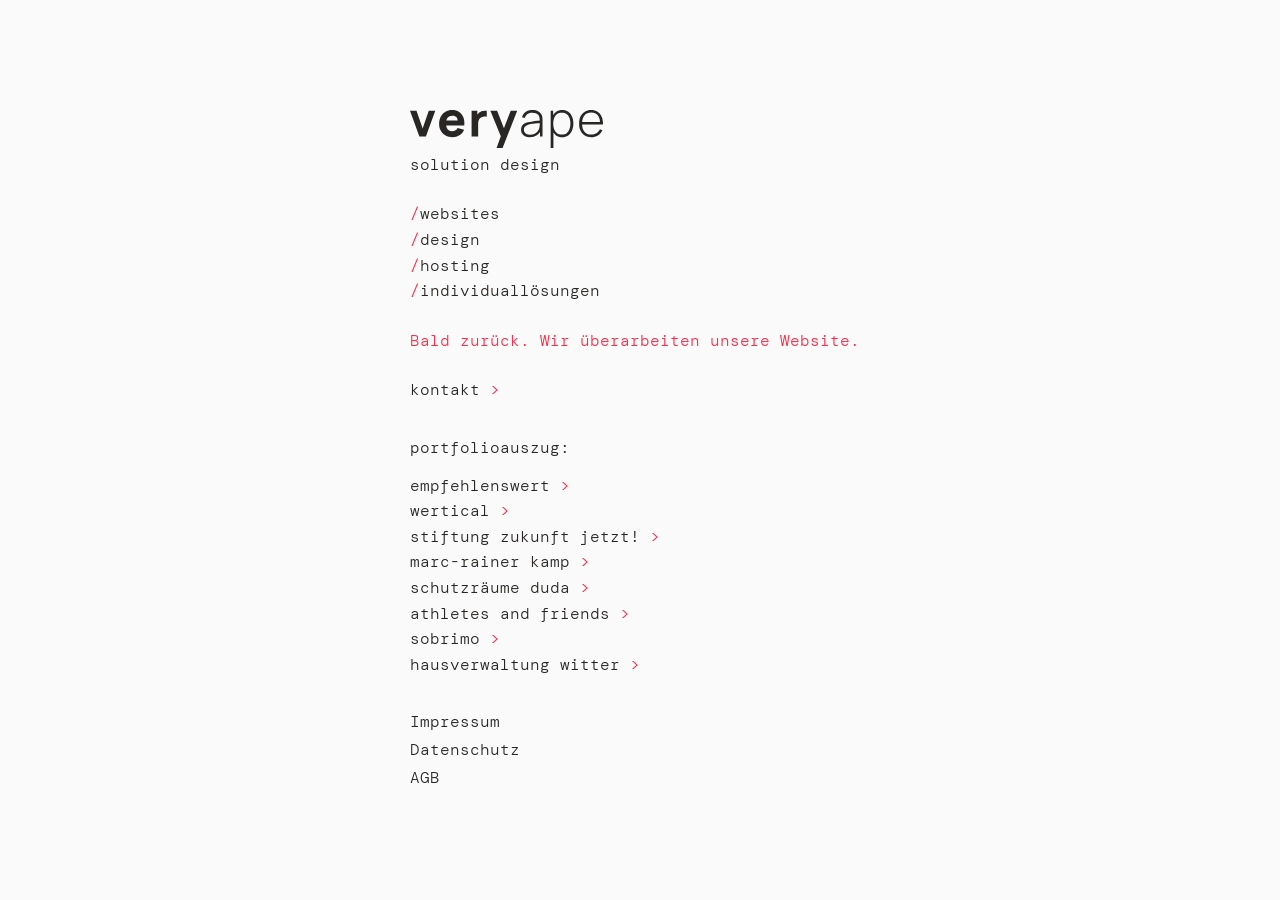
<file: index.html>
<!DOCTYPE html>
<html lang="de">
<head>
  <meta charset="UTF-8">
  <meta name="viewport" content="width=device-width, initial-scale=1.0">
  <title>veryape — solution design</title>
  <meta name="description" content="veryape: solution design. Websites, Design, Hosting, Individuallösungen.">
  <link rel="preconnect" href="https://fonts.googleapis.com">
  <link rel="preconnect" href="https://fonts.gstatic.com" crossorigin>
  <link href="https://fonts.googleapis.com/css2?family=DM+Mono:wght@300&display=swap" rel="stylesheet">
  <link rel="stylesheet" href="style.css">
</head>
<body>
  <div class="page">
    <div class="content">
      <header>
        <h1 class="logo"><img src="wordmark.svg" alt="veryape" width="192" height="38"></h1>
        <p class="claim">solution design</p>
      </header>

      <ul class="services">
        <li><span class="slash">/</span>websites</li>
        <li><span class="slash">/</span>design</li>
        <li><span class="slash">/</span>hosting</li>
        <li><span class="slash">/</span>individuallösungen</li>
      </ul>

      <p class="notice">Bald zurück. Wir überarbeiten unsere Website.</p>

      <a class="kontakt" href="mailto:info@veryape.de">kontakt <span class="chevron">&gt;</span></a>

      <section aria-label="Portfolioauszug">
        <p class="label">portfolioauszug:</p>
        <ul class="portfolio">
          <li><a href="https://empfehlenswert.social" target="_blank" rel="noopener">empfehlenswert <span class="chevron">&gt;</span></a></li>
          <li><a href="https://wertical.co" target="_blank" rel="noopener">wertical <span class="chevron">&gt;</span></a></li>
          <li><a href="https://stiftung-zukunftjetzt.de" target="_blank" rel="noopener">stiftung zukunft jetzt! <span class="chevron">&gt;</span></a></li>
          <li><a href="https://marc-rainerkamp.de" target="_blank" rel="noopener">marc-rainer kamp <span class="chevron">&gt;</span></a></li>
          <li><a href="https://schutzraeume.bayern" target="_blank" rel="noopener">schutzräume duda <span class="chevron">&gt;</span></a></li>
          <li><a href="https://athletes-friends.de" target="_blank" rel="noopener">athletes and friends <span class="chevron">&gt;</span></a></li>
          <li><a href="https://sobrimo.ch" target="_blank" rel="noopener">sobrimo <span class="chevron">&gt;</span></a></li>
          <li><a href="https://hvwitter.de" target="_blank" rel="noopener">hausverwaltung witter <span class="chevron">&gt;</span></a></li>
        </ul>
      </section>

      <footer>
        <a href="impressum.html">Impressum</a>
        <a href="datenschutz.html">Datenschutz</a>
        <a href="agb.html">AGB</a>
      </footer>
    </div>
  </div>
</body>
</html>
</file>
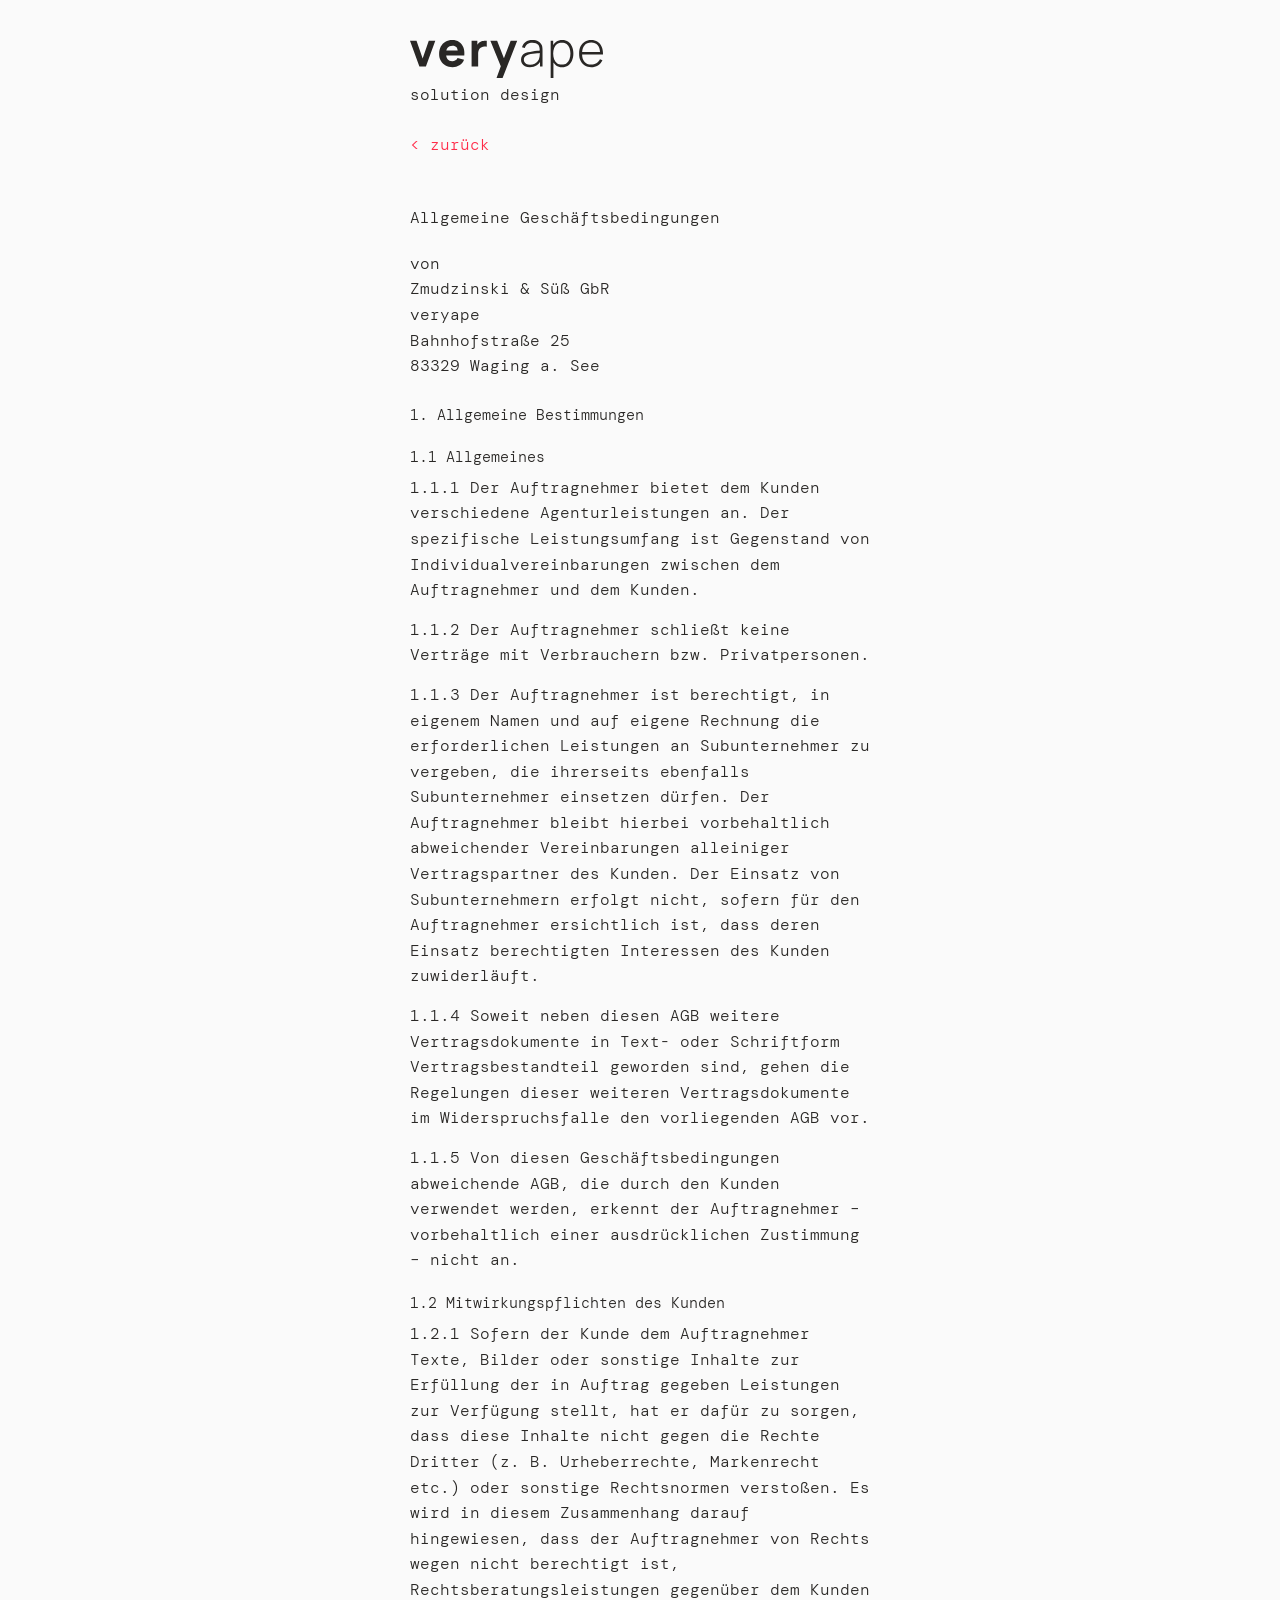
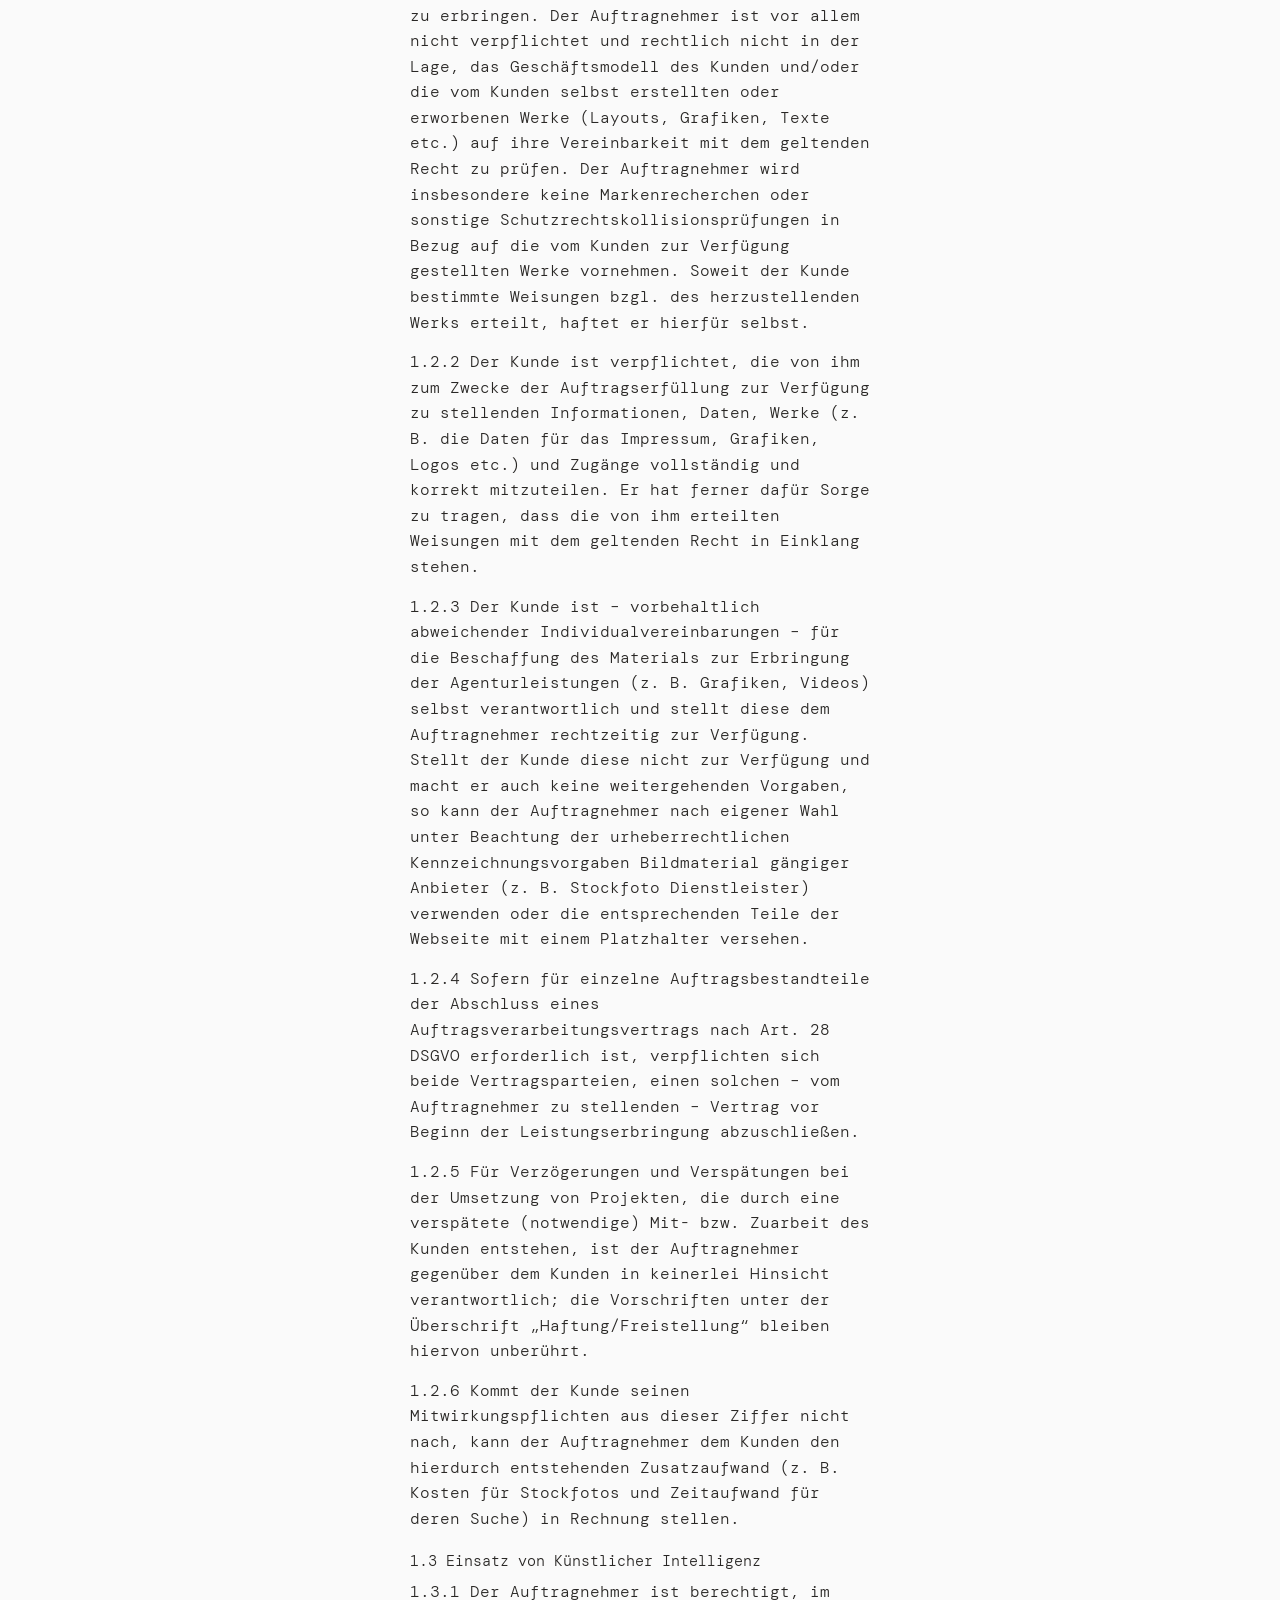
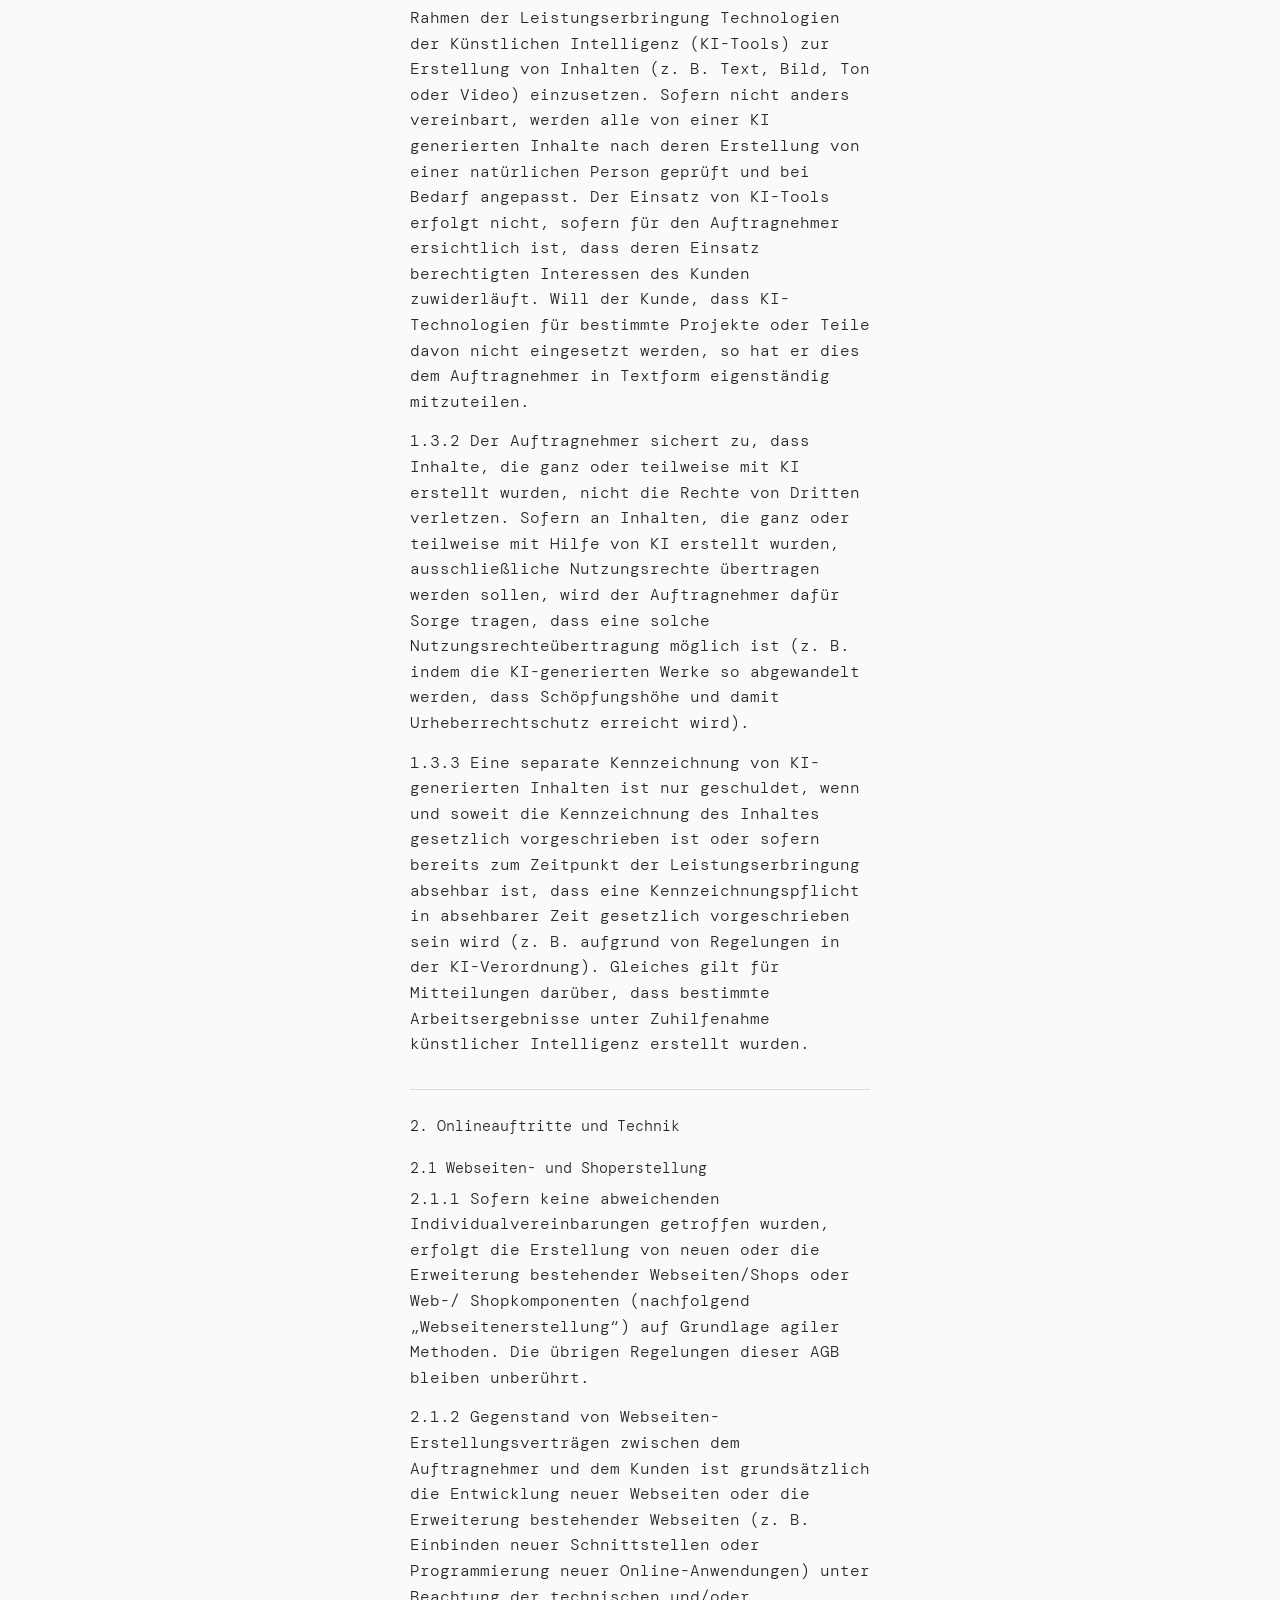
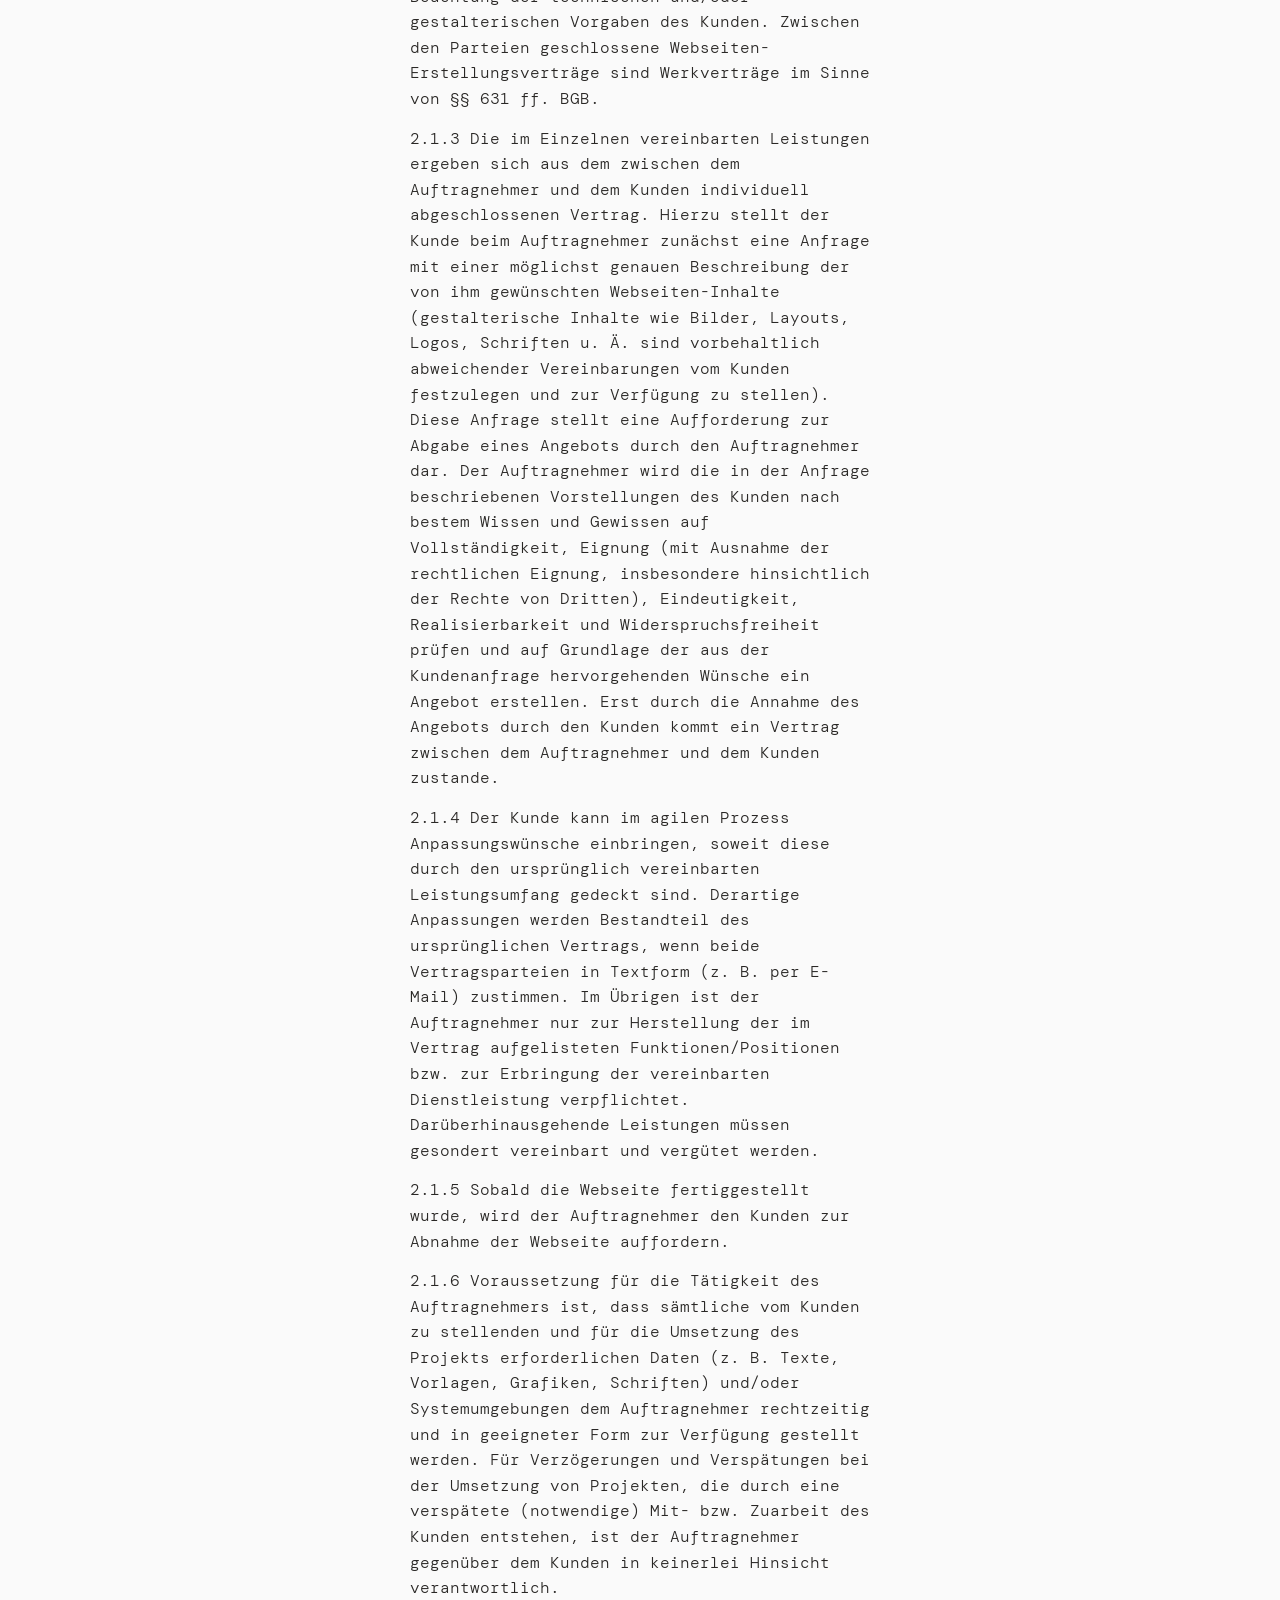
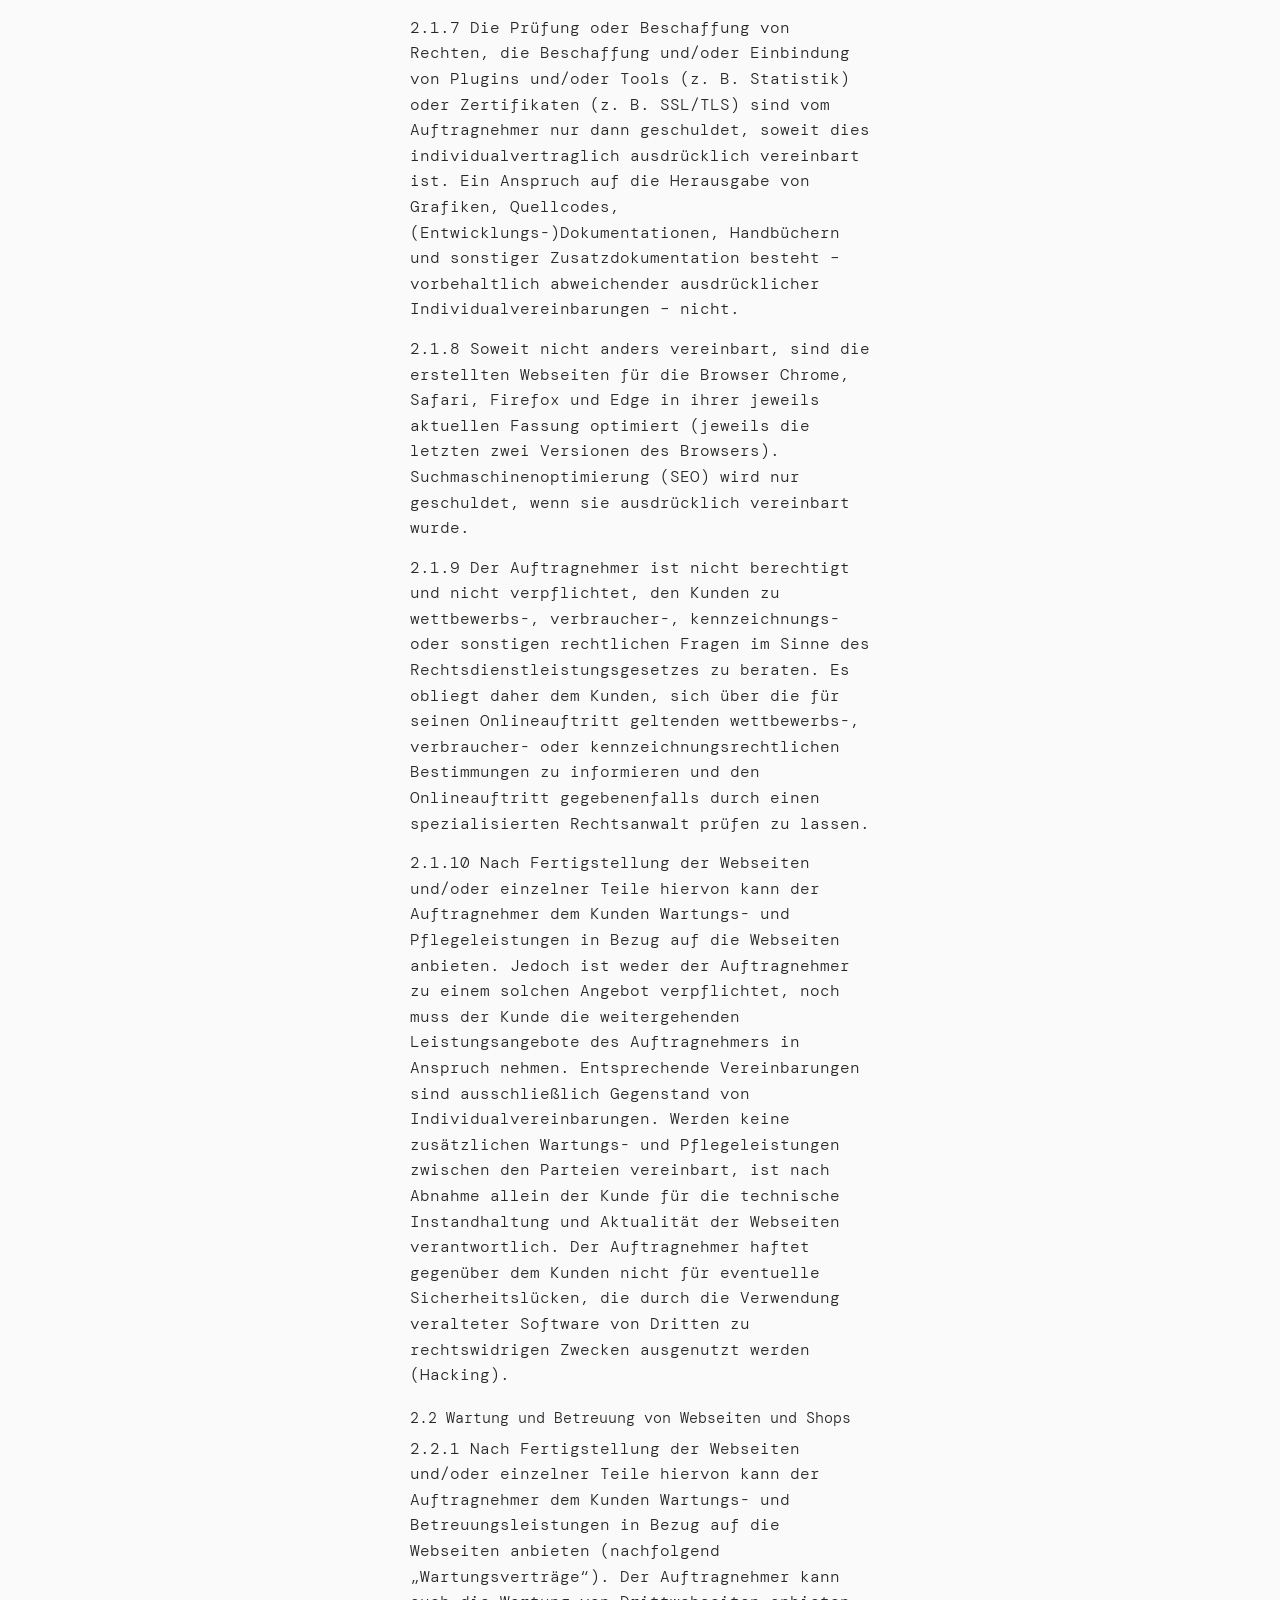
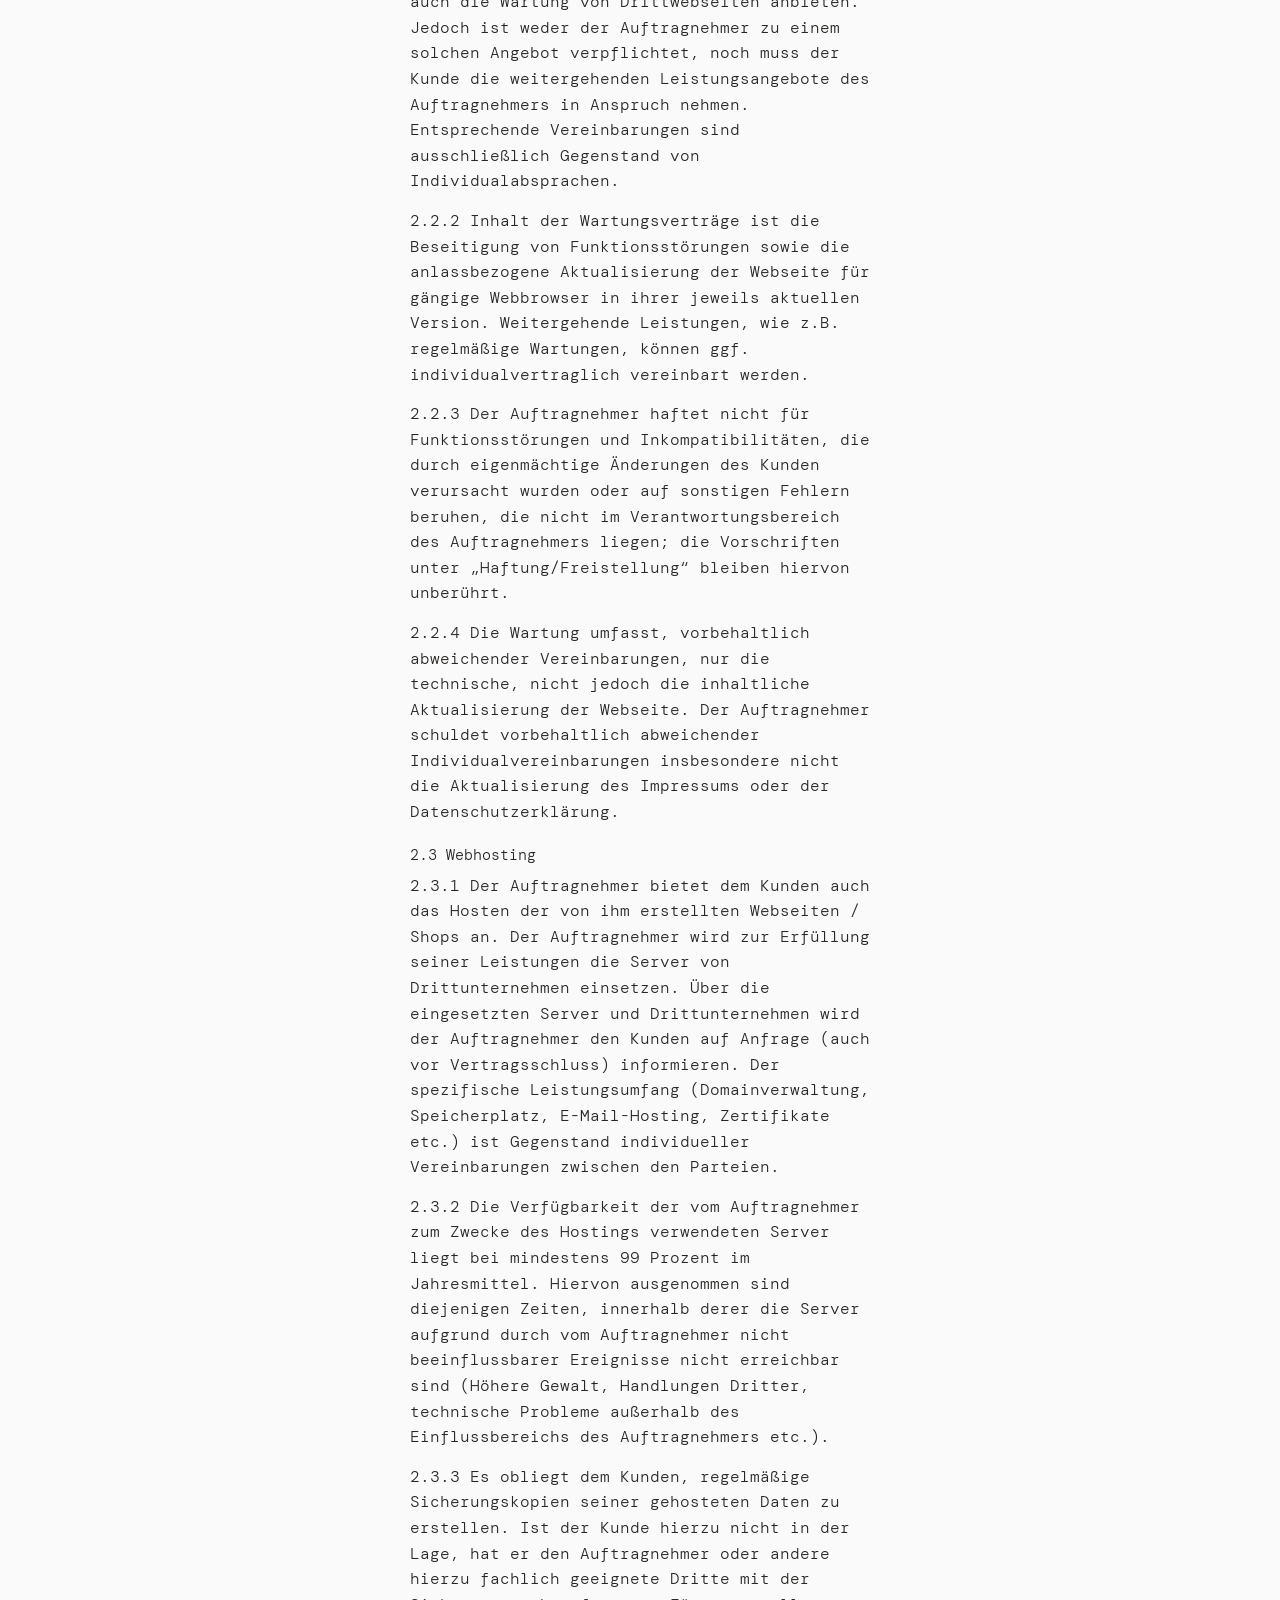
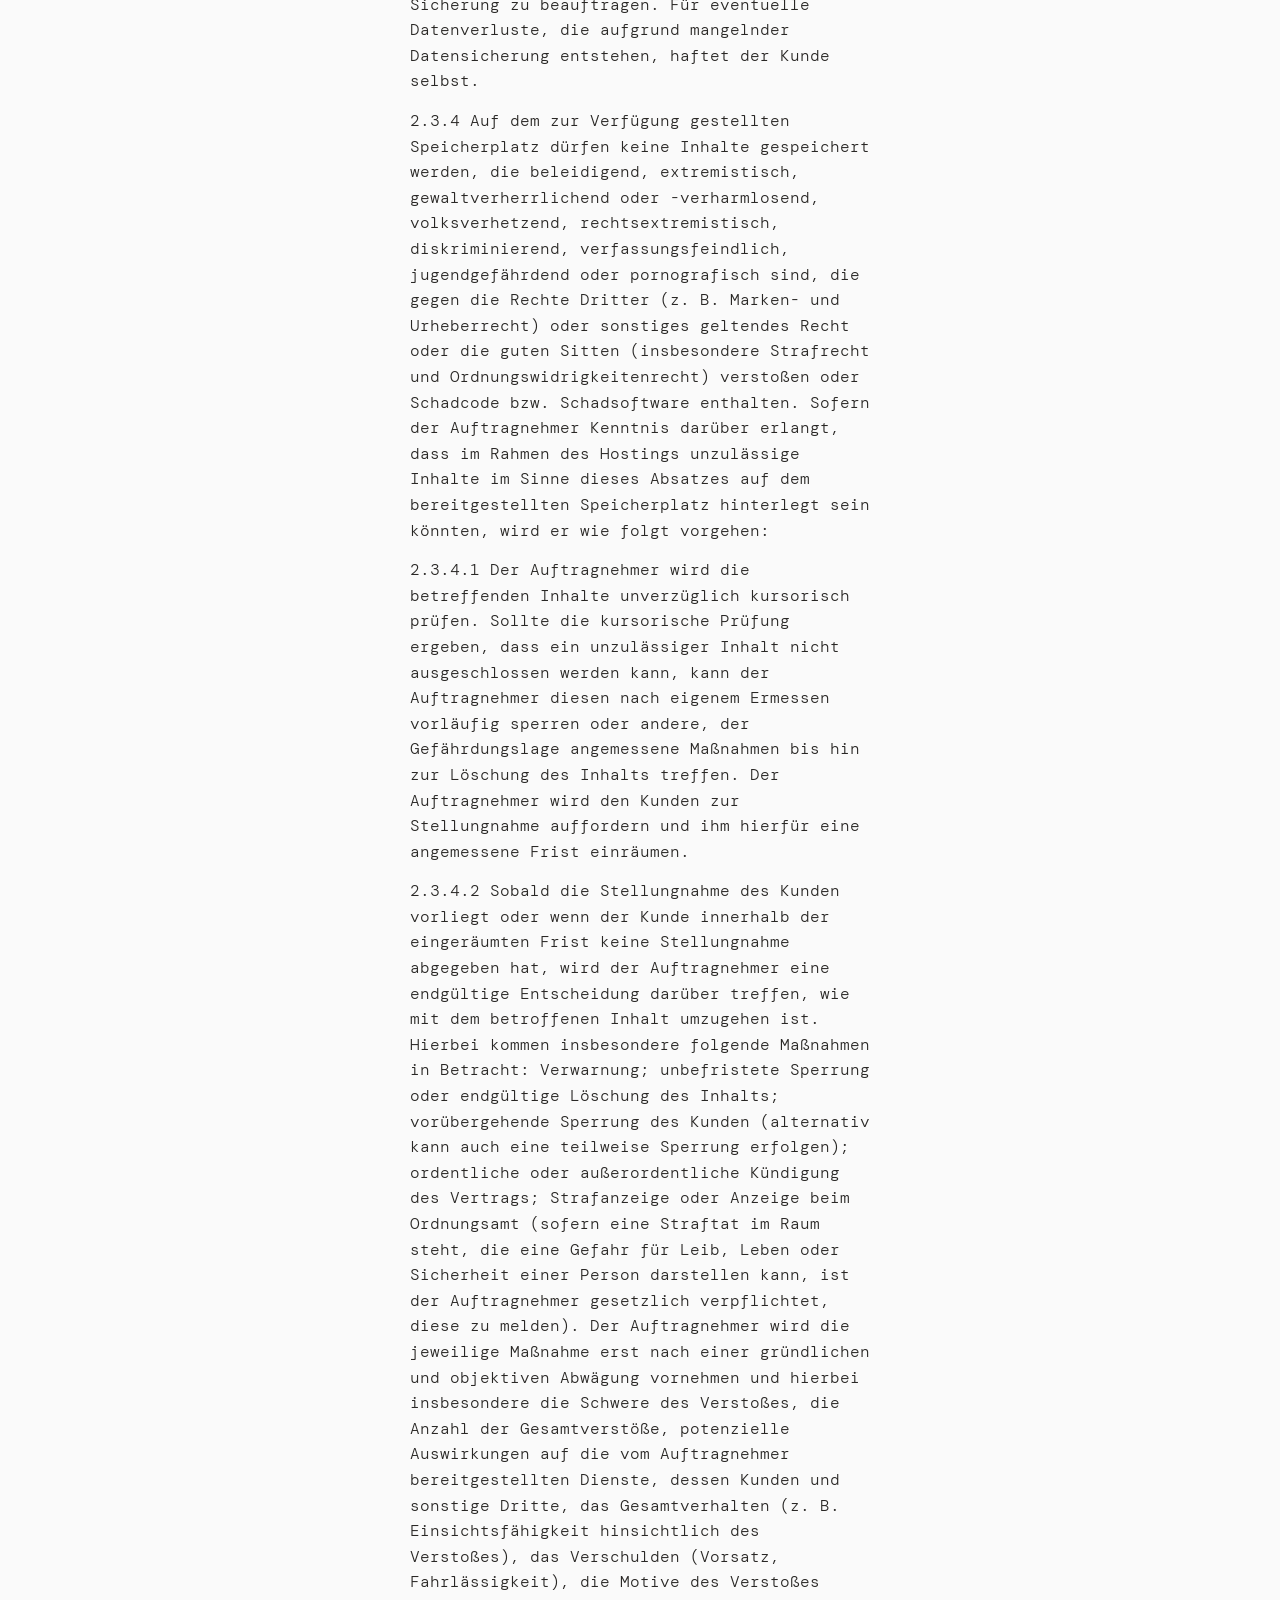
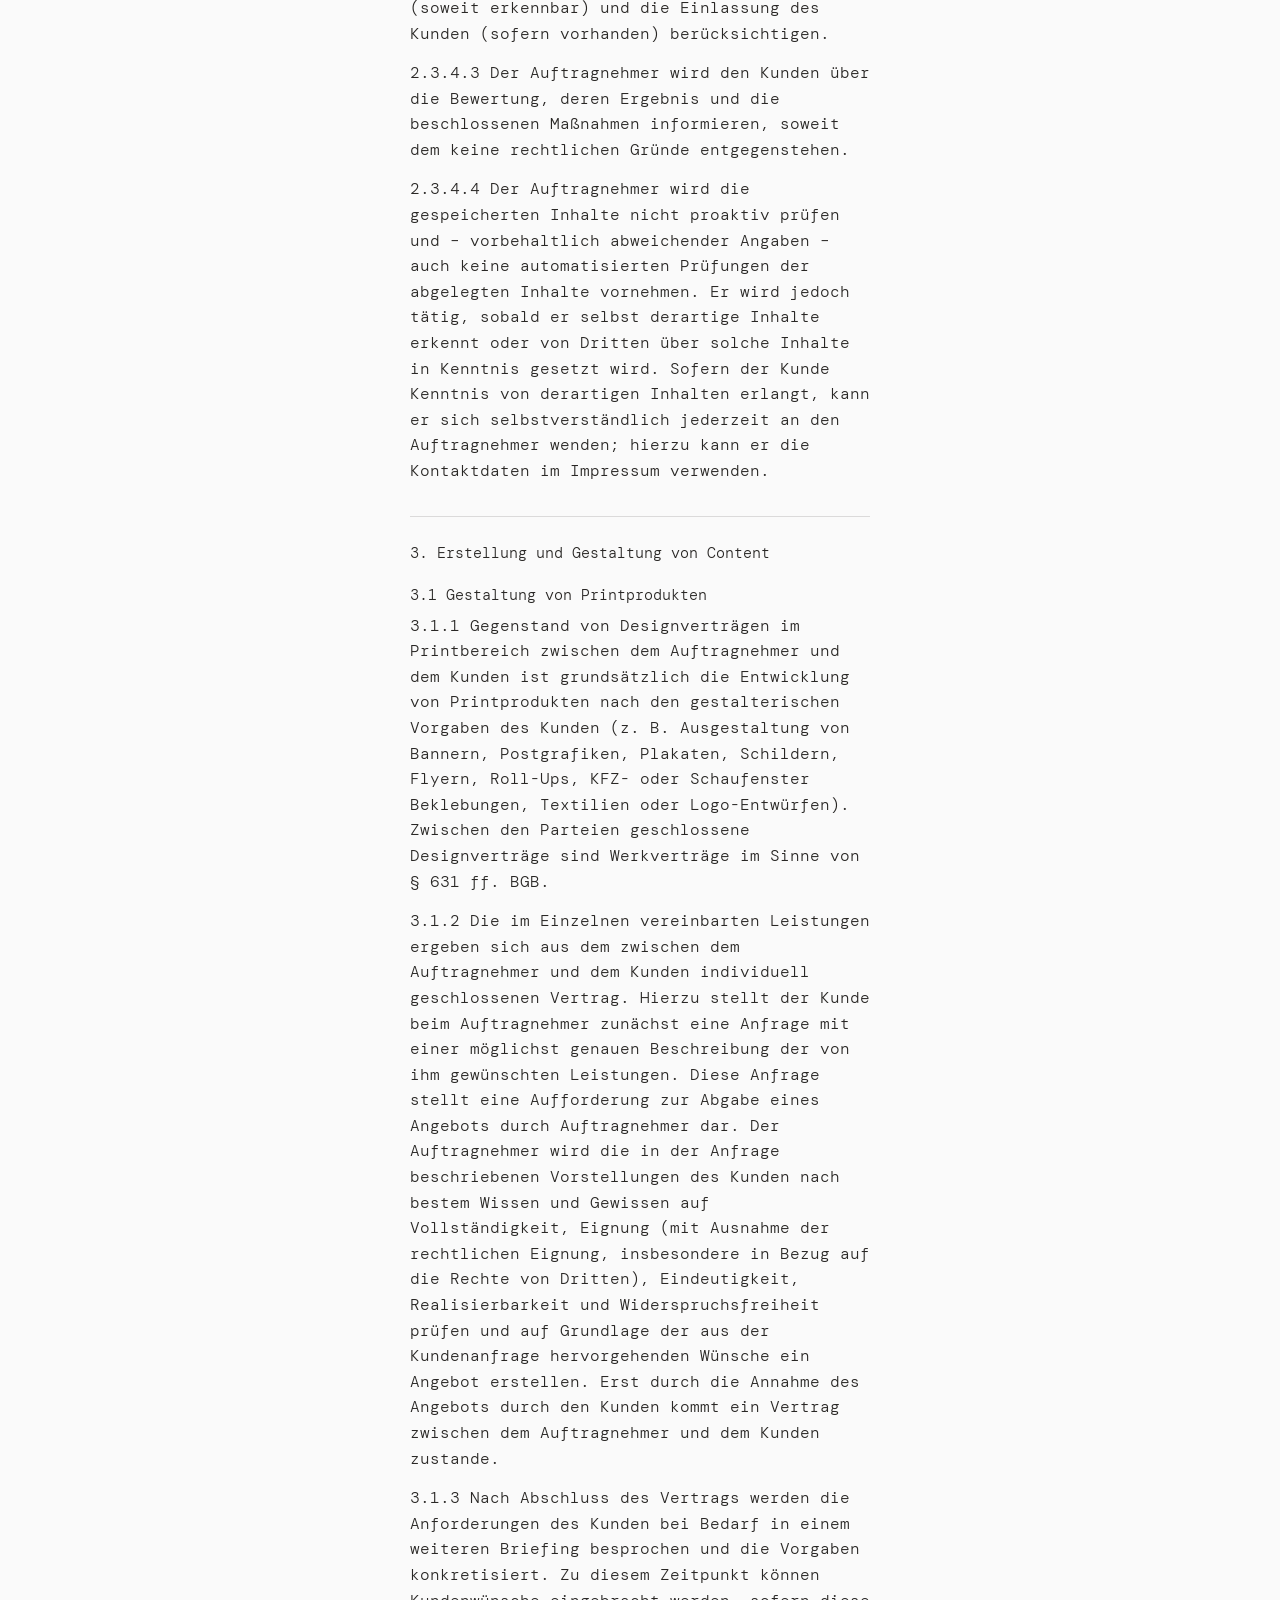
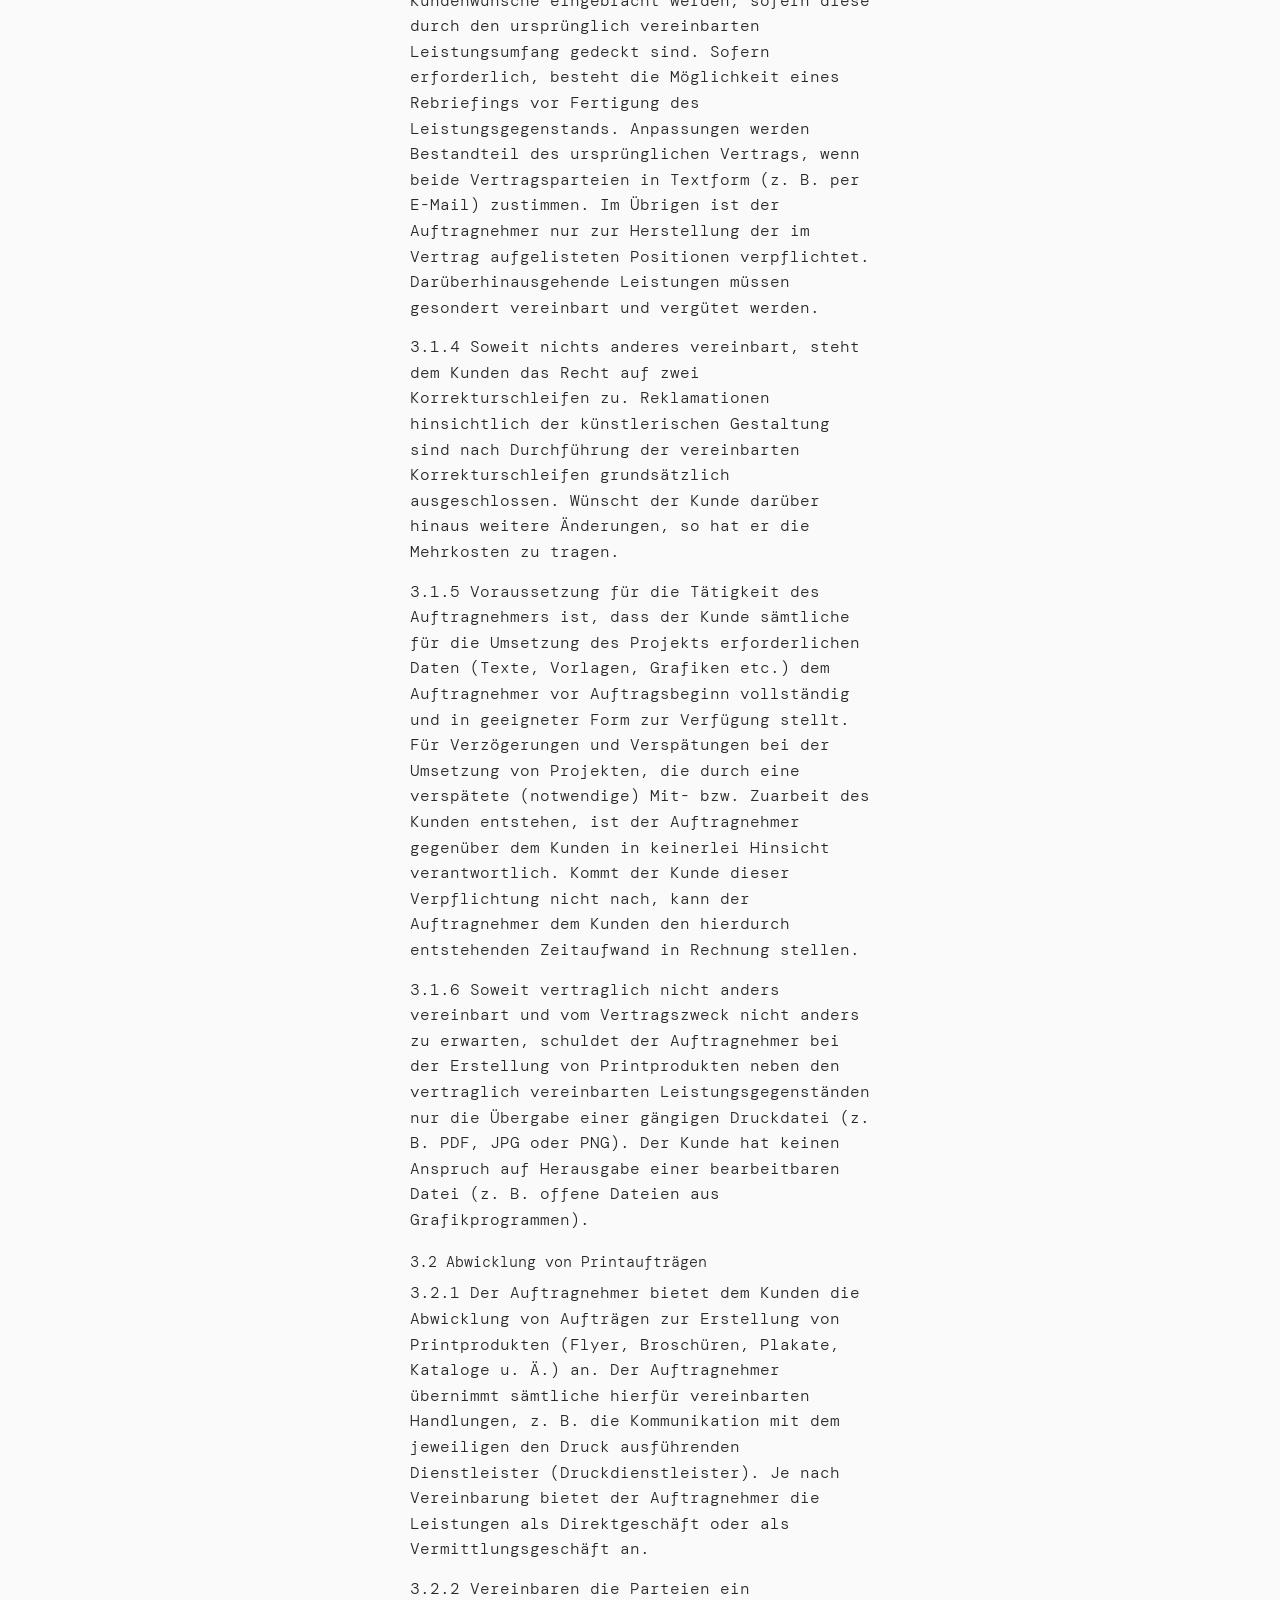
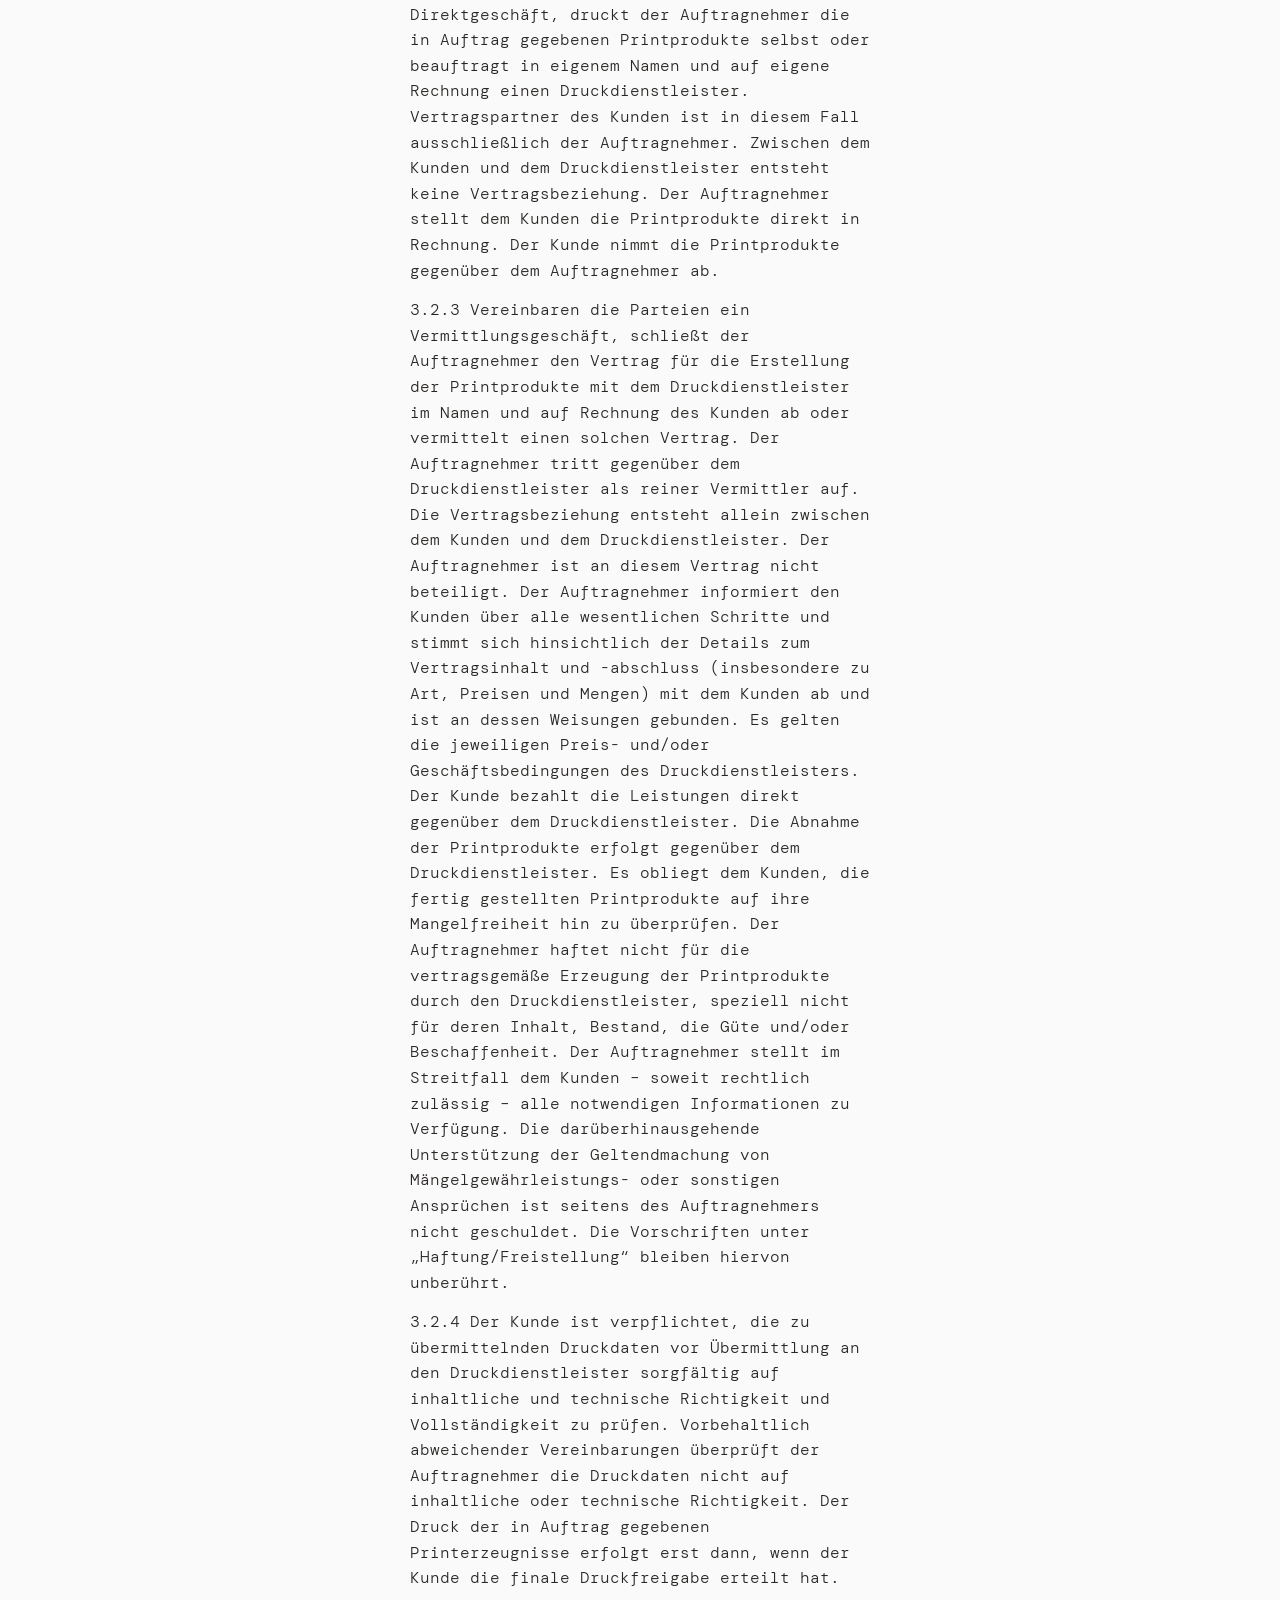
<file: agb.html>
<!DOCTYPE html>
<html lang="de">
<head>
  <meta charset="UTF-8">
  <meta name="viewport" content="width=device-width, initial-scale=1.0">
  <title>AGB — veryape</title>
  <link rel="preconnect" href="https://fonts.googleapis.com">
  <link rel="preconnect" href="https://fonts.gstatic.com" crossorigin>
  <link href="https://fonts.googleapis.com/css2?family=DM+Mono:wght@300&display=swap" rel="stylesheet">
  <link rel="stylesheet" href="style.css">
</head>
<body>
  <div class="page">
    <div class="content">
      <header>
        <h1 class="logo"><img src="wordmark.svg" alt="veryape" width="192" height="38"></h1>
        <p class="claim">solution design</p>
      </header>

      <a class="back" href="index.html">&lt; zurück</a>

      <section class="legal-body">
        <h2>Allgemeine Geschäftsbedingungen</h2>

        <p class="meta">
          von<br>
          Zmudzinski &amp; Süß GbR<br>
          veryape<br>
          Bahnhofstraße 25<br>
          83329 Waging a. See
        </p>

        <h3>1. Allgemeine Bestimmungen</h3>

        <h4>1.1 Allgemeines</h4>
        <p>1.1.1 Der Auftragnehmer bietet dem Kunden verschiedene Agenturleistungen an. Der spezifische Leistungsumfang ist Gegenstand von Individualvereinbarungen zwischen dem Auftragnehmer und dem Kunden.</p>
        <p>1.1.2 Der Auftragnehmer schließt keine Verträge mit Verbrauchern bzw. Privatpersonen.</p>
        <p>1.1.3 Der Auftragnehmer ist berechtigt, in eigenem Namen und auf eigene Rechnung die erforderlichen Leistungen an Subunternehmer zu vergeben, die ihrerseits ebenfalls Subunternehmer einsetzen dürfen. Der Auftragnehmer bleibt hierbei vorbehaltlich abweichender Vereinbarungen alleiniger Vertragspartner des Kunden. Der Einsatz von Subunternehmern erfolgt nicht, sofern für den Auftragnehmer ersichtlich ist, dass deren Einsatz berechtigten Interessen des Kunden zuwiderläuft.</p>
        <p>1.1.4 Soweit neben diesen AGB weitere Vertragsdokumente in Text- oder Schriftform Vertragsbestandteil geworden sind, gehen die Regelungen dieser weiteren Vertragsdokumente im Widerspruchsfalle den vorliegenden AGB vor.</p>
        <p>1.1.5 Von diesen Geschäftsbedingungen abweichende AGB, die durch den Kunden verwendet werden, erkennt der Auftragnehmer – vorbehaltlich einer ausdrücklichen Zustimmung – nicht an.</p>

        <h4>1.2 Mitwirkungspflichten des Kunden</h4>
        <p>1.2.1 Sofern der Kunde dem Auftragnehmer Texte, Bilder oder sonstige Inhalte zur Erfüllung der in Auftrag gegeben Leistungen zur Verfügung stellt, hat er dafür zu sorgen, dass diese Inhalte nicht gegen die Rechte Dritter (z. B. Urheberrechte, Markenrecht etc.) oder sonstige Rechtsnormen verstoßen. Es wird in diesem Zusammenhang darauf hingewiesen, dass der Auftragnehmer von Rechts wegen nicht berechtigt ist, Rechtsberatungsleistungen gegenüber dem Kunden zu erbringen. Der Auftragnehmer ist vor allem nicht verpflichtet und rechtlich nicht in der Lage, das Geschäftsmodell des Kunden und/oder die vom Kunden selbst erstellten oder erworbenen Werke (Layouts, Grafiken, Texte etc.) auf ihre Vereinbarkeit mit dem geltenden Recht zu prüfen. Der Auftragnehmer wird insbesondere keine Markenrecherchen oder sonstige Schutzrechtskollisionsprüfungen in Bezug auf die vom Kunden zur Verfügung gestellten Werke vornehmen. Soweit der Kunde bestimmte Weisungen bzgl. des herzustellenden Werks erteilt, haftet er hierfür selbst.</p>
        <p>1.2.2 Der Kunde ist verpflichtet, die von ihm zum Zwecke der Auftragserfüllung zur Verfügung zu stellenden Informationen, Daten, Werke (z. B. die Daten für das Impressum, Grafiken, Logos etc.) und Zugänge vollständig und korrekt mitzuteilen. Er hat ferner dafür Sorge zu tragen, dass die von ihm erteilten Weisungen mit dem geltenden Recht in Einklang stehen.</p>
        <p>1.2.3 Der Kunde ist – vorbehaltlich abweichender Individualvereinbarungen – für die Beschaffung des Materials zur Erbringung der Agenturleistungen (z. B. Grafiken, Videos) selbst verantwortlich und stellt diese dem Auftragnehmer rechtzeitig zur Verfügung. Stellt der Kunde diese nicht zur Verfügung und macht er auch keine weitergehenden Vorgaben, so kann der Auftragnehmer nach eigener Wahl unter Beachtung der urheberrechtlichen Kennzeichnungsvorgaben Bildmaterial gängiger Anbieter (z. B. Stockfoto Dienstleister) verwenden oder die entsprechenden Teile der Webseite mit einem Platzhalter versehen.</p>
        <p>1.2.4 Sofern für einzelne Auftragsbestandteile der Abschluss eines Auftragsverarbeitungsvertrags nach Art. 28 DSGVO erforderlich ist, verpflichten sich beide Vertragsparteien, einen solchen – vom Auftragnehmer zu stellenden – Vertrag vor Beginn der Leistungserbringung abzuschließen.</p>
        <p>1.2.5 Für Verzögerungen und Verspätungen bei der Umsetzung von Projekten, die durch eine verspätete (notwendige) Mit- bzw. Zuarbeit des Kunden entstehen, ist der Auftragnehmer gegenüber dem Kunden in keinerlei Hinsicht verantwortlich; die Vorschriften unter der Überschrift „Haftung/Freistellung“ bleiben hiervon unberührt.</p>
        <p>1.2.6 Kommt der Kunde seinen Mitwirkungspflichten aus dieser Ziffer nicht nach, kann der Auftragnehmer dem Kunden den hierdurch entstehenden Zusatzaufwand (z. B. Kosten für Stockfotos und Zeitaufwand für deren Suche) in Rechnung stellen.</p>

        <h4>1.3 Einsatz von Künstlicher Intelligenz</h4>
        <p>1.3.1 Der Auftragnehmer ist berechtigt, im Rahmen der Leistungserbringung Technologien der Künstlichen Intelligenz (KI-Tools) zur Erstellung von Inhalten (z. B. Text, Bild, Ton oder Video) einzusetzen. Sofern nicht anders vereinbart, werden alle von einer KI generierten Inhalte nach deren Erstellung von einer natürlichen Person geprüft und bei Bedarf angepasst. Der Einsatz von KI-Tools erfolgt nicht, sofern für den Auftragnehmer ersichtlich ist, dass deren Einsatz berechtigten Interessen des Kunden zuwiderläuft. Will der Kunde, dass KI-Technologien für bestimmte Projekte oder Teile davon nicht eingesetzt werden, so hat er dies dem Auftragnehmer in Textform eigenständig mitzuteilen.</p>
        <p>1.3.2 Der Auftragnehmer sichert zu, dass Inhalte, die ganz oder teilweise mit KI erstellt wurden, nicht die Rechte von Dritten verletzen. Sofern an Inhalten, die ganz oder teilweise mit Hilfe von KI erstellt wurden, ausschließliche Nutzungsrechte übertragen werden sollen, wird der Auftragnehmer dafür Sorge tragen, dass eine solche Nutzungsrechteübertragung möglich ist (z. B. indem die KI-generierten Werke so abgewandelt werden, dass Schöpfungshöhe und damit Urheberrechtschutz erreicht wird).</p>
        <p>1.3.3 Eine separate Kennzeichnung von KI-generierten Inhalten ist nur geschuldet, wenn und soweit die Kennzeichnung des Inhaltes gesetzlich vorgeschrieben ist oder sofern bereits zum Zeitpunkt der Leistungserbringung absehbar ist, dass eine Kennzeichnungspflicht in absehbarer Zeit gesetzlich vorgeschrieben sein wird (z. B. aufgrund von Regelungen in der KI-Verordnung). Gleiches gilt für Mitteilungen darüber, dass bestimmte Arbeitsergebnisse unter Zuhilfenahme künstlicher Intelligenz erstellt wurden.</p>

        <h3>2. Onlineauftritte und Technik</h3>

        <h4>2.1 Webseiten- und Shoperstellung</h4>
        <p>2.1.1 Sofern keine abweichenden Individualvereinbarungen getroffen wurden, erfolgt die Erstellung von neuen oder die Erweiterung bestehender Webseiten/Shops oder Web-/ Shopkomponenten (nachfolgend „Webseitenerstellung“) auf Grundlage agiler Methoden. Die übrigen Regelungen dieser AGB bleiben unberührt.</p>
        <p>2.1.2 Gegenstand von Webseiten-Erstellungsverträgen zwischen dem Auftragnehmer und dem Kunden ist grundsätzlich die Entwicklung neuer Webseiten oder die Erweiterung bestehender Webseiten (z. B. Einbinden neuer Schnittstellen oder Programmierung neuer Online-Anwendungen) unter Beachtung der technischen und/oder gestalterischen Vorgaben des Kunden. Zwischen den Parteien geschlossene Webseiten-Erstellungsverträge sind Werkverträge im Sinne von §§ 631 ff. BGB.</p>
        <p>2.1.3 Die im Einzelnen vereinbarten Leistungen ergeben sich aus dem zwischen dem Auftragnehmer und dem Kunden individuell abgeschlossenen Vertrag. Hierzu stellt der Kunde beim Auftragnehmer zunächst eine Anfrage mit einer möglichst genauen Beschreibung der von ihm gewünschten Webseiten-Inhalte (gestalterische Inhalte wie Bilder, Layouts, Logos, Schriften u. Ä. sind vorbehaltlich abweichender Vereinbarungen vom Kunden festzulegen und zur Verfügung zu stellen). Diese Anfrage stellt eine Aufforderung zur Abgabe eines Angebots durch den Auftragnehmer dar. Der Auftragnehmer wird die in der Anfrage beschriebenen Vorstellungen des Kunden nach bestem Wissen und Gewissen auf Vollständigkeit, Eignung (mit Ausnahme der rechtlichen Eignung, insbesondere hinsichtlich der Rechte von Dritten), Eindeutigkeit, Realisierbarkeit und Widerspruchsfreiheit prüfen und auf Grundlage der aus der Kundenanfrage hervorgehenden Wünsche ein Angebot erstellen. Erst durch die Annahme des Angebots durch den Kunden kommt ein Vertrag zwischen dem Auftragnehmer und dem Kunden zustande.</p>
        <p>2.1.4 Der Kunde kann im agilen Prozess Anpassungswünsche einbringen, soweit diese durch den ursprünglich vereinbarten Leistungsumfang gedeckt sind. Derartige Anpassungen werden Bestandteil des ursprünglichen Vertrags, wenn beide Vertragsparteien in Textform (z. B. per E-Mail) zustimmen. Im Übrigen ist der Auftragnehmer nur zur Herstellung der im Vertrag aufgelisteten Funktionen/Positionen bzw. zur Erbringung der vereinbarten Dienstleistung verpflichtet. Darüberhinausgehende Leistungen müssen gesondert vereinbart und vergütet werden.</p>
        <p>2.1.5 Sobald die Webseite fertiggestellt wurde, wird der Auftragnehmer den Kunden zur Abnahme der Webseite auffordern.</p>
        <p>2.1.6 Voraussetzung für die Tätigkeit des Auftragnehmers ist, dass sämtliche vom Kunden zu stellenden und für die Umsetzung des Projekts erforderlichen Daten (z. B. Texte, Vorlagen, Grafiken, Schriften) und/oder Systemumgebungen dem Auftragnehmer rechtzeitig und in geeigneter Form zur Verfügung gestellt werden. Für Verzögerungen und Verspätungen bei der Umsetzung von Projekten, die durch eine verspätete (notwendige) Mit- bzw. Zuarbeit des Kunden entstehen, ist der Auftragnehmer gegenüber dem Kunden in keinerlei Hinsicht verantwortlich.</p>
        <p>2.1.7 Die Prüfung oder Beschaffung von Rechten, die Beschaffung und/oder Einbindung von Plugins und/oder Tools (z. B. Statistik) oder Zertifikaten (z. B. SSL/TLS) sind vom Auftragnehmer nur dann geschuldet, soweit dies individualvertraglich ausdrücklich vereinbart ist. Ein Anspruch auf die Herausgabe von Grafiken, Quellcodes, (Entwicklungs-)Dokumentationen, Handbüchern und sonstiger Zusatzdokumentation besteht – vorbehaltlich abweichender ausdrücklicher Individualvereinbarungen – nicht.</p>
        <p>2.1.8 Soweit nicht anders vereinbart, sind die erstellten Webseiten für die Browser Chrome, Safari, Firefox und Edge in ihrer jeweils aktuellen Fassung optimiert (jeweils die letzten zwei Versionen des Browsers). Suchmaschinenoptimierung (SEO) wird nur geschuldet, wenn sie ausdrücklich vereinbart wurde.</p>
        <p>2.1.9 Der Auftragnehmer ist nicht berechtigt und nicht verpflichtet, den Kunden zu wettbewerbs-, verbraucher-, kennzeichnungs- oder sonstigen rechtlichen Fragen im Sinne des Rechtsdienstleistungsgesetzes zu beraten. Es obliegt daher dem Kunden, sich über die für seinen Onlineauftritt geltenden wettbewerbs-, verbraucher- oder kennzeichnungsrechtlichen Bestimmungen zu informieren und den Onlineauftritt gegebenenfalls durch einen spezialisierten Rechtsanwalt prüfen zu lassen.</p>
        <p>2.1.10 Nach Fertigstellung der Webseiten und/oder einzelner Teile hiervon kann der Auftragnehmer dem Kunden Wartungs- und Pflegeleistungen in Bezug auf die Webseiten anbieten. Jedoch ist weder der Auftragnehmer zu einem solchen Angebot verpflichtet, noch muss der Kunde die weitergehenden Leistungsangebote des Auftragnehmers in Anspruch nehmen. Entsprechende Vereinbarungen sind ausschließlich Gegenstand von Individualvereinbarungen. Werden keine zusätzlichen Wartungs- und Pflegeleistungen zwischen den Parteien vereinbart, ist nach Abnahme allein der Kunde für die technische Instandhaltung und Aktualität der Webseiten verantwortlich. Der Auftragnehmer haftet gegenüber dem Kunden nicht für eventuelle Sicherheitslücken, die durch die Verwendung veralteter Software von Dritten zu rechtswidrigen Zwecken ausgenutzt werden (Hacking).</p>

        <h4>2.2 Wartung und Betreuung von Webseiten und Shops</h4>
        <p>2.2.1 Nach Fertigstellung der Webseiten und/oder einzelner Teile hiervon kann der Auftragnehmer dem Kunden Wartungs- und Betreuungsleistungen in Bezug auf die Webseiten anbieten (nachfolgend „Wartungsverträge“). Der Auftragnehmer kann auch die Wartung von Drittwebseiten anbieten. Jedoch ist weder der Auftragnehmer zu einem solchen Angebot verpflichtet, noch muss der Kunde die weitergehenden Leistungsangebote des Auftragnehmers in Anspruch nehmen. Entsprechende Vereinbarungen sind ausschließlich Gegenstand von Individualabsprachen.</p>
        <p>2.2.2 Inhalt der Wartungsverträge ist die Beseitigung von Funktionsstörungen sowie die anlassbezogene Aktualisierung der Webseite für gängige Webbrowser in ihrer jeweils aktuellen Version. Weitergehende Leistungen, wie z.B. regelmäßige Wartungen, können ggf. individualvertraglich vereinbart werden.</p>
        <p>2.2.3 Der Auftragnehmer haftet nicht für Funktionsstörungen und Inkompatibilitäten, die durch eigenmächtige Änderungen des Kunden verursacht wurden oder auf sonstigen Fehlern beruhen, die nicht im Verantwortungsbereich des Auftragnehmers liegen; die Vorschriften unter „Haftung/Freistellung“ bleiben hiervon unberührt.</p>
        <p>2.2.4 Die Wartung umfasst, vorbehaltlich abweichender Vereinbarungen, nur die technische, nicht jedoch die inhaltliche Aktualisierung der Webseite. Der Auftragnehmer schuldet vorbehaltlich abweichender Individualvereinbarungen insbesondere nicht die Aktualisierung des Impressums oder der Datenschutzerklärung.</p>

        <h4>2.3 Webhosting</h4>
        <p>2.3.1 Der Auftragnehmer bietet dem Kunden auch das Hosten der von ihm erstellten Webseiten / Shops an. Der Auftragnehmer wird zur Erfüllung seiner Leistungen die Server von Drittunternehmen einsetzen. Über die eingesetzten Server und Drittunternehmen wird der Auftragnehmer den Kunden auf Anfrage (auch vor Vertragsschluss) informieren. Der spezifische Leistungsumfang (Domainverwaltung, Speicherplatz, E-Mail-Hosting, Zertifikate etc.) ist Gegenstand individueller Vereinbarungen zwischen den Parteien.</p>
        <p>2.3.2 Die Verfügbarkeit der vom Auftragnehmer zum Zwecke des Hostings verwendeten Server liegt bei mindestens 99 Prozent im Jahresmittel. Hiervon ausgenommen sind diejenigen Zeiten, innerhalb derer die Server aufgrund durch vom Auftragnehmer nicht beeinflussbarer Ereignisse nicht erreichbar sind (Höhere Gewalt, Handlungen Dritter, technische Probleme außerhalb des Einflussbereichs des Auftragnehmers etc.).</p>
        <p>2.3.3 Es obliegt dem Kunden, regelmäßige Sicherungskopien seiner gehosteten Daten zu erstellen. Ist der Kunde hierzu nicht in der Lage, hat er den Auftragnehmer oder andere hierzu fachlich geeignete Dritte mit der Sicherung zu beauftragen. Für eventuelle Datenverluste, die aufgrund mangelnder Datensicherung entstehen, haftet der Kunde selbst.</p>
        <p>2.3.4 Auf dem zur Verfügung gestellten Speicherplatz dürfen keine Inhalte gespeichert werden, die beleidigend, extremistisch, gewaltverherrlichend oder -verharmlosend, volksverhetzend, rechtsextremistisch, diskriminierend, verfassungsfeindlich, jugendgefährdend oder pornografisch sind, die gegen die Rechte Dritter (z. B. Marken- und Urheberrecht) oder sonstiges geltendes Recht oder die guten Sitten (insbesondere Strafrecht und Ordnungswidrigkeitenrecht) verstoßen oder Schadcode bzw. Schadsoftware enthalten. Sofern der Auftragnehmer Kenntnis darüber erlangt, dass im Rahmen des Hostings unzulässige Inhalte im Sinne dieses Absatzes auf dem bereitgestellten Speicherplatz hinterlegt sein könnten, wird er wie folgt vorgehen:</p>
        <p>2.3.4.1 Der Auftragnehmer wird die betreffenden Inhalte unverzüglich kursorisch prüfen. Sollte die kursorische Prüfung ergeben, dass ein unzulässiger Inhalt nicht ausgeschlossen werden kann, kann der Auftragnehmer diesen nach eigenem Ermessen vorläufig sperren oder andere, der Gefährdungslage angemessene Maßnahmen bis hin zur Löschung des Inhalts treffen. Der Auftragnehmer wird den Kunden zur Stellungnahme auffordern und ihm hierfür eine angemessene Frist einräumen.</p>
        <p>2.3.4.2 Sobald die Stellungnahme des Kunden vorliegt oder wenn der Kunde innerhalb der eingeräumten Frist keine Stellungnahme abgegeben hat, wird der Auftragnehmer eine endgültige Entscheidung darüber treffen, wie mit dem betroffenen Inhalt umzugehen ist. Hierbei kommen insbesondere folgende Maßnahmen in Betracht: Verwarnung; unbefristete Sperrung oder endgültige Löschung des Inhalts; vorübergehende Sperrung des Kunden (alternativ kann auch eine teilweise Sperrung erfolgen); ordentliche oder außerordentliche Kündigung des Vertrags; Strafanzeige oder Anzeige beim Ordnungsamt (sofern eine Straftat im Raum steht, die eine Gefahr für Leib, Leben oder Sicherheit einer Person darstellen kann, ist der Auftragnehmer gesetzlich verpflichtet, diese zu melden). Der Auftragnehmer wird die jeweilige Maßnahme erst nach einer gründlichen und objektiven Abwägung vornehmen und hierbei insbesondere die Schwere des Verstoßes, die Anzahl der Gesamtverstöße, potenzielle Auswirkungen auf die vom Auftragnehmer bereitgestellten Dienste, dessen Kunden und sonstige Dritte, das Gesamtverhalten (z. B. Einsichtsfähigkeit hinsichtlich des Verstoßes), das Verschulden (Vorsatz, Fahrlässigkeit), die Motive des Verstoßes (soweit erkennbar) und die Einlassung des Kunden (sofern vorhanden) berücksichtigen.</p>
        <p>2.3.4.3 Der Auftragnehmer wird den Kunden über die Bewertung, deren Ergebnis und die beschlossenen Maßnahmen informieren, soweit dem keine rechtlichen Gründe entgegenstehen.</p>
        <p>2.3.4.4 Der Auftragnehmer wird die gespeicherten Inhalte nicht proaktiv prüfen und – vorbehaltlich abweichender Angaben – auch keine automatisierten Prüfungen der abgelegten Inhalte vornehmen. Er wird jedoch tätig, sobald er selbst derartige Inhalte erkennt oder von Dritten über solche Inhalte in Kenntnis gesetzt wird. Sofern der Kunde Kenntnis von derartigen Inhalten erlangt, kann er sich selbstverständlich jederzeit an den Auftragnehmer wenden; hierzu kann er die Kontaktdaten im Impressum verwenden.</p>

        <h3>3. Erstellung und Gestaltung von Content</h3>

        <h4>3.1 Gestaltung von Printprodukten</h4>
        <p>3.1.1 Gegenstand von Designverträgen im Printbereich zwischen dem Auftragnehmer und dem Kunden ist grundsätzlich die Entwicklung von Printprodukten nach den gestalterischen Vorgaben des Kunden (z. B. Ausgestaltung von Bannern, Postgrafiken, Plakaten, Schildern, Flyern, Roll-Ups, KFZ- oder Schaufenster Beklebungen, Textilien oder Logo-Entwürfen). Zwischen den Parteien geschlossene Designverträge sind Werkverträge im Sinne von § 631 ff. BGB.</p>
        <p>3.1.2 Die im Einzelnen vereinbarten Leistungen ergeben sich aus dem zwischen dem Auftragnehmer und dem Kunden individuell geschlossenen Vertrag. Hierzu stellt der Kunde beim Auftragnehmer zunächst eine Anfrage mit einer möglichst genauen Beschreibung der von ihm gewünschten Leistungen. Diese Anfrage stellt eine Aufforderung zur Abgabe eines Angebots durch Auftragnehmer dar. Der Auftragnehmer wird die in der Anfrage beschriebenen Vorstellungen des Kunden nach bestem Wissen und Gewissen auf Vollständigkeit, Eignung (mit Ausnahme der rechtlichen Eignung, insbesondere in Bezug auf die Rechte von Dritten), Eindeutigkeit, Realisierbarkeit und Widerspruchsfreiheit prüfen und auf Grundlage der aus der Kundenanfrage hervorgehenden Wünsche ein Angebot erstellen. Erst durch die Annahme des Angebots durch den Kunden kommt ein Vertrag zwischen dem Auftragnehmer und dem Kunden zustande.</p>
        <p>3.1.3 Nach Abschluss des Vertrags werden die Anforderungen des Kunden bei Bedarf in einem weiteren Briefing besprochen und die Vorgaben konkretisiert. Zu diesem Zeitpunkt können Kundenwünsche eingebracht werden, sofern diese durch den ursprünglich vereinbarten Leistungsumfang gedeckt sind. Sofern erforderlich, besteht die Möglichkeit eines Rebriefings vor Fertigung des Leistungsgegenstands. Anpassungen werden Bestandteil des ursprünglichen Vertrags, wenn beide Vertragsparteien in Textform (z. B. per E-Mail) zustimmen. Im Übrigen ist der Auftragnehmer nur zur Herstellung der im Vertrag aufgelisteten Positionen verpflichtet. Darüberhinausgehende Leistungen müssen gesondert vereinbart und vergütet werden.</p>
        <p>3.1.4 Soweit nichts anderes vereinbart, steht dem Kunden das Recht auf zwei Korrekturschleifen zu. Reklamationen hinsichtlich der künstlerischen Gestaltung sind nach Durchführung der vereinbarten Korrekturschleifen grundsätzlich ausgeschlossen. Wünscht der Kunde darüber hinaus weitere Änderungen, so hat er die Mehrkosten zu tragen.</p>
        <p>3.1.5 Voraussetzung für die Tätigkeit des Auftragnehmers ist, dass der Kunde sämtliche für die Umsetzung des Projekts erforderlichen Daten (Texte, Vorlagen, Grafiken etc.) dem Auftragnehmer vor Auftragsbeginn vollständig und in geeigneter Form zur Verfügung stellt. Für Verzögerungen und Verspätungen bei der Umsetzung von Projekten, die durch eine verspätete (notwendige) Mit- bzw. Zuarbeit des Kunden entstehen, ist der Auftragnehmer gegenüber dem Kunden in keinerlei Hinsicht verantwortlich. Kommt der Kunde dieser Verpflichtung nicht nach, kann der Auftragnehmer dem Kunden den hierdurch entstehenden Zeitaufwand in Rechnung stellen.</p>
        <p>3.1.6 Soweit vertraglich nicht anders vereinbart und vom Vertragszweck nicht anders zu erwarten, schuldet der Auftragnehmer bei der Erstellung von Printprodukten neben den vertraglich vereinbarten Leistungsgegenständen nur die Übergabe einer gängigen Druckdatei (z. B. PDF, JPG oder PNG). Der Kunde hat keinen Anspruch auf Herausgabe einer bearbeitbaren Datei (z. B. offene Dateien aus Grafikprogrammen).</p>

        <h4>3.2 Abwicklung von Printaufträgen</h4>
        <p>3.2.1 Der Auftragnehmer bietet dem Kunden die Abwicklung von Aufträgen zur Erstellung von Printprodukten (Flyer, Broschüren, Plakate, Kataloge u. Ä.) an. Der Auftragnehmer übernimmt sämtliche hierfür vereinbarten Handlungen, z. B. die Kommunikation mit dem jeweiligen den Druck ausführenden Dienstleister (Druckdienstleister). Je nach Vereinbarung bietet der Auftragnehmer die Leistungen als Direktgeschäft oder als Vermittlungsgeschäft an.</p>
        <p>3.2.2 Vereinbaren die Parteien ein Direktgeschäft, druckt der Auftragnehmer die in Auftrag gegebenen Printprodukte selbst oder beauftragt in eigenem Namen und auf eigene Rechnung einen Druckdienstleister. Vertragspartner des Kunden ist in diesem Fall ausschließlich der Auftragnehmer. Zwischen dem Kunden und dem Druckdienstleister entsteht keine Vertragsbeziehung. Der Auftragnehmer stellt dem Kunden die Printprodukte direkt in Rechnung. Der Kunde nimmt die Printprodukte gegenüber dem Auftragnehmer ab.</p>
        <p>3.2.3 Vereinbaren die Parteien ein Vermittlungsgeschäft, schließt der Auftragnehmer den Vertrag für die Erstellung der Printprodukte mit dem Druckdienstleister im Namen und auf Rechnung des Kunden ab oder vermittelt einen solchen Vertrag. Der Auftragnehmer tritt gegenüber dem Druckdienstleister als reiner Vermittler auf. Die Vertragsbeziehung entsteht allein zwischen dem Kunden und dem Druckdienstleister. Der Auftragnehmer ist an diesem Vertrag nicht beteiligt. Der Auftragnehmer informiert den Kunden über alle wesentlichen Schritte und stimmt sich hinsichtlich der Details zum Vertragsinhalt und -abschluss (insbesondere zu Art, Preisen und Mengen) mit dem Kunden ab und ist an dessen Weisungen gebunden. Es gelten die jeweiligen Preis- und/oder Geschäftsbedingungen des Druckdienstleisters. Der Kunde bezahlt die Leistungen direkt gegenüber dem Druckdienstleister. Die Abnahme der Printprodukte erfolgt gegenüber dem Druckdienstleister. Es obliegt dem Kunden, die fertig gestellten Printprodukte auf ihre Mangelfreiheit hin zu überprüfen. Der Auftragnehmer haftet nicht für die vertragsgemäße Erzeugung der Printprodukte durch den Druckdienstleister, speziell nicht für deren Inhalt, Bestand, die Güte und/oder Beschaffenheit. Der Auftragnehmer stellt im Streitfall dem Kunden – soweit rechtlich zulässig – alle notwendigen Informationen zu Verfügung. Die darüberhinausgehende Unterstützung der Geltendmachung von Mängelgewährleistungs- oder sonstigen Ansprüchen ist seitens des Auftragnehmers nicht geschuldet. Die Vorschriften unter „Haftung/Freistellung“ bleiben hiervon unberührt.</p>
        <p>3.2.4 Der Kunde ist verpflichtet, die zu übermittelnden Druckdaten vor Übermittlung an den Druckdienstleister sorgfältig auf inhaltliche und technische Richtigkeit und Vollständigkeit zu prüfen. Vorbehaltlich abweichender Vereinbarungen überprüft der Auftragnehmer die Druckdaten nicht auf inhaltliche oder technische Richtigkeit. Der Druck der in Auftrag gegebenen Printerzeugnisse erfolgt erst dann, wenn der Kunde die finale Druckfreigabe erteilt hat.</p>
        <p>3.2.5 Sofern ein bestimmtes Übermittlungsformat erforderlich ist (z. B. PDF, InDesign), wird der Auftragnehmer die Druckdaten, sofern für ihn möglich, in diesem Format dem Kunden selbst, oder auf dessen ausdrücklichen Wunsch hin auch direkt an den Druckdienstleister, übermitteln.</p>

        <h4>3.3 Erstellung von Texten (Copywriting)</h4>
        <p>3.3.1 Der Auftragnehmer erstellt für den Kunden u. a. Texte (z. B. Pressemeldungen, Beiträge für Webseiten, Werbetexte etc.). Die Inhalte dieser Texte werden individualvertraglich festgelegt.</p>
        <p>3.3.2 Sobald die vereinbarten Texte fertiggestellt wurden, wird der Auftragnehmer diese dem Kunden zur Freigabe und Abnahme übermitteln. Soweit nicht anders vereinbart, steht dem Kunden das Recht auf zwei Korrekturschleifen zu. Reklamationen hinsichtlich der stilistischen Gestaltung oder die Einbindung neuer Informationen in den Text sind nach der zweiten Änderungsschleife grundsätzlich ausgeschlossen. Wünscht der Kunde darüber hinaus weitere Änderungen, so hat er die Mehrkosten zu tragen.</p>
        <p>3.3.3 Sofern der Auftragnehmer mit der Veröffentlichung beauftragt wurde, erfolgt die Veröffentlichung der Texte vorbehaltlich abweichender Vereinbarungen erst nach Freigabe durch den Kunden; die Freigabe stellt zugleich die Abnahme der Texte dar. Bei Pressemeldungen wird nach erfolgter Freigabe ferner ein Distributionsdatum festgelegt, an dem diese an die Medien übermittelt werden sollen. Sofern der Kunde die Texte selbst veröffentlicht oder veröffentlichen soll, hat er die Texte vorab abzunehmen. Sofern der Kunde die Texte vor Abnahme veröffentlicht, gilt die Veröffentlichung als Abnahme.</p>
        <p>3.3.4 Für Fehler, die nach der Freigabe/Abnahme entdeckt werden, haftet der Auftragnehmer ausschließlich nach Maßgabe der Vorschriften unter der Überschrift „Haftung/Freistellung“.</p>

        <h4>3.4 Gestaltung und Konzeption von Grafiken und Logos (Designs)</h4>
        <p>3.4.1 Der Auftragnehmer übernimmt nach Vereinbarung mit dem Kunden die Konzeption und Gestaltung von mitunter Webdesigns, Grafiken, Logos und/oder Brandingmaterialien (im Folgenden „Designs“).</p>
        <p>3.4.2 Hierzu stellt der Kunde beim Auftragnehmer zunächst eine Anfrage mit einer möglichst genauen Beschreibung der von ihm gewünschten Designs. Diese Anfrage stellt eine Aufforderung zur Abgabe eines Angebots durch den Auftragnehmer dar. Der Auftragnehmer wird die in der Anfrage beschriebenen Vorstellungen des Kunden nach bestem Wissen und Gewissen auf Vollständigkeit, Eignung (mit Ausnahme der rechtlichen Eignung, insbesondere hinsichtlich der Rechte von Dritten), Eindeutigkeit, Realisierbarkeit und Widerspruchsfreiheit prüfen und auf Grundlage der aus der Kundenanfrage hervorgehenden Wünsche ein Angebot erstellen. Erst durch die Annahme des Angebots durch den Kunden kommt ein Vertrag zwischen dem Auftragnehmer und dem Kunden zustande.</p>
        <p>3.4.3 Voraussetzung für die Tätigkeit des Auftragnehmers ist, dass der Kunde sämtliche für die Umsetzung des Projekts erforderlichen Daten (Branding-Unterlagen, Styleguide, Farbdefinition, Bildmaterial etc.) dem Auftragnehmer vor Auftragsbeginn vollständig in geeigneter Form zur Verfügung stellt. Die zur Umsetzung erforderlichen Daten sind vom Auftragnehmer anzufordern. Kommt der Kunde dieser Verpflichtung nicht nach, kann der Auftragnehmer dem Kunden den hierdurch entstehenden Zeitaufwand in Rechnung stellen.</p>
        <p>3.4.4 Soweit nichts anderes vereinbart, steht dem Kunden, die einzelnen Designs betreffend, das Recht auf je zwei Korrekturschleifen zu. Nach der Durchführung dieser Korrekturschleifen werden Anpassungswünsche und Reklamationen (insbesondere hinsichtlich der künstlerischen Gestaltung) nicht mehr berücksichtigt. Wünscht der Kunde nach Durchführung der vereinbarten Korrekturschleifen weitere Änderungen, kann der Auftragnehmer dem Kunden diese gegen ein zusätzlich zu vereinbarendes Entgelt erstellen.</p>
        <p>3.4.5 Sobald das vereinbarte Design fertiggestellt wurde, wird der Auftragnehmer den Kunden zur Abnahme des Werks auffordern. Die Designs werden dem Kunden in einem gängigen Dateiformat zugesandt.</p>
        <p>3.4.6 Der Auftragnehmer räumt dem Kunden die für den jeweiligen Zweck erforderlichen Nutzungsrechte an den Designs ein. Vorbehaltlich abweichender Regelungen wird bei der Erstellung von Logos und Brandingmaterialien ein zeitlich, örtlich und inhaltlich unbeschränktes, ausschließliches Nutzungsrecht eingeräumt; einzelne grafische Elemente der Logos dürfen jedoch für die Erstellung anderer Werke verwendet werden, solange hierdurch keine Verwechslungsgefahr zum erstellten Logo entsteht. Bei allen übrigen Designs wird vorbehaltlich abweichender Individualvereinbarungen ein einfaches Nutzungsrecht eingeräumt. Eine Übertragung der Nutzungsrechte durch den Kunden an Dritte bedarf einer individualvertraglichen Vereinbarung mit dem Auftragnehmer. Die innerhalb der Korrekturschleife präsentierten Entwürfe dürfen ohne ausdrückliche Einwilligung vom Auftragnehmer durch den Kunden weder im Original noch verändert genutzt, vervielfältigt oder an Dritte weitergegeben werden.</p>
        <p>3.4.7 Die Nutzungsrechte gehen erst nach vollständiger Bezahlung der Vergütung auf den Kunden über.</p>

        <h3>4. Marketing</h3>

        <h4>4.1 SEO-Marketing</h4>
        <p>Der Auftragnehmer bietet dem Kunden u. A. Dienstleistungen im Bereich SEO-Marketing an. Im Rahmen der Leistungserbringung schuldet der Auftragnehmer ausschließlich die Durchführung von Maßnahmen, die nach eigener Erfahrung des Auftragnehmers das Suchmaschinen-Ranking positiv beeinflussen können oder vom Kunden ausdrücklich angeordnet werden. Hierbei handelt es sich um eine Dienstleistung im Sinne von §§ 611 ff. BGB. Ein bestimmtes Ergebnis (z. B. ein bestimmtes Ranking in der Suchmaschinen-Trefferliste) wird im Rahmen der SEO-Dienstleistungen dagegen nur dann geschuldet, wenn dieses ausdrücklich zugesichert wurde.</p>

        <h4>4.2 SEA-Kampagnen</h4>
        <p>Der Auftragnehmer bietet dem Kunden Dienstleistungen im Bereich von SEA-Kampagnen an. Im Rahmen der Leistungserbringung schuldet der Auftragnehmer ausschließlich die Unterbreitung von Vorschlägen bzgl. werbewirksamer Keywords und nach Freigabe des Kunden die Durchführung der Maßnahme (Schaltung von Werbeanzeigen). Hierbei handelt es sich um Dienstleistungen im Sinne von §§ 611 ff. BGB. Ein bestimmtes Ergebnis (z. B. Verkaufszahlen) wird im Rahmen von SEA-Dienstleistungen nicht geschuldet, es sei denn, dies wurde ausdrücklich zugesichert. Den Auftragnehmer trifft nicht die Verpflichtung, die Rechtmäßigkeit von Keywords zu überprüfen. Der Auftragnehmer unterbreitet dem Kunden Vorschläge bzgl. der Buchung von Keywords. Die rechtliche Prüfung, insbesondere auf die Markenrechte Dritter und Freigabe der Keywords, obliegt dem Kunden vor Durchführung der Kampagne. Das für die vorliegend beschriebenen Leistungen vereinbarte Honorar beinhaltet nicht die Kosten für die Schaltung kostenpflichtiger Werbeanzeigen; vorbehaltlich abweichender Vereinbarungen sind diese Kosten vom Kunden zu tragen.</p>

        <h4>4.3 Schaltung von Werbeanzeigen</h4>
        <p>4.3.1 Der Auftragnehmer bietet dem Kunden unterstützende Dienstleistungen bei Anzeigenschaltungen in Social-Media-Portalen, Suchmaschinen und sonstigen Medien („Anzeigen“).</p>
        <p>4.3.2 Der Auftragnehmer berät den Kunden dahingehend, wie dieser seine Anzeigen so ausgestaltet, dass diese eine möglichst hohe Sichtbarkeit aufweisen. Bestimmte Ergebnisse (z. B. Verkaufszahlen, Leads) sind hierbei nicht geschuldet.</p>
        <p>4.3.3 Der Auftragnehmer unterstützt den Kunden auch bei der Konzeptionierung der Texte und Bilder für die Anzeigen. Die Auswahl der Inhalte für die Anzeigen (Bilder, Texte, Videos, Impressen etc.) obliegt jedoch allein dem Kunden. Der Auftragnehmer wird diese Inhalte, aber auch die Anzeigen insgesamt, nicht auf ihre inhaltliche oder rechtliche Richtigkeit prüfen. Insoweit wird ausdrücklich darauf hingewiesen, dass der Auftragnehmer nicht berechtigt ist, den Kunden rechtlich zu beraten. Sollte der Auftragnehmer in Einzelfällen dennoch feststellen, dass die vom Kunden bereitgestellten Inhalte und/oder die Anzeigen gegen geltendes Recht verstoßen, kann der Auftragnehmer das Einstellen solcher Inhalte bzw. Erstellen der Anzeigen verweigern.</p>
        <p>4.3.4 Alle Inhalte müssen vom Kunden abgenommen werden und werden hiernach vom Auftragnehmer in die jeweiligen Werbekanäle hochgeladen, wobei der Auftragnehmer nur das technische Hochladen der Inhalte schuldet und auch nur hierfür verantwortlich ist; die Regelungen unter „Haftung/Freistellung“ bleiben unberührt.</p>
        <p>4.3.5 Das für die vorliegend beschriebenen Leistungen vereinbarte Honorar beinhaltet nicht die Kosten für die Schaltung kostenpflichtiger Werbeanzeigen; vorbehaltlich abweichender Vereinbarungen sind diese Kosten vom Kunden zu tragen.</p>

        <h3>5. Sonstige Bestimmungen</h3>

        <h4>5.1 Preise und Vergütung</h4>
        <p>Die Vergütung für die Leistungen des Auftragnehmers ist Gegenstand einer individualvertraglichen Vereinbarung zwischen den Parteien und richtet sich grundsätzlich nach dem Angebot.</p>

        <h4>5.2 Abnahme</h4>
        <p>Soweit eine Werkleistung vereinbart wurde, wird der Auftragnehmer den Kunden zur Abnahme auffordern. Die Abnahmefrist im Sinne des § 640 Abs.2 S.1 BGB wird auf 2 Wochen ab Abnahmeaufforderung festgelegt, sofern im Einzelfall aufgrund besonderer Umstände nicht eine abweichende Abnahmefrist erforderlich ist, die der Auftragnehmer dem Kunden in diesem Fall gesondert mitteilen wird. Sofern sich der Kunde innerhalb dieser Frist nicht äußert oder die Abnahme nicht wegen eines Mangels verweigert, gilt das Werk als abgenommen.</p>

        <h4>5.3 Mängelgewährleistung</h4>
        <p>Ein unwesentlicher Mangel begründet keine Mängelansprüche. Die Wahl der Art der Nacherfüllung liegt beim Auftragnehmer. Die Verjährungsfrist für Mängel und sonstige Ansprüche beträgt ein (1) Jahr; diese Verjährungsverkürzung gilt nicht für Ansprüche, die aus Vorsatz, grober Fahrlässigkeit oder aus der Verletzung von Leib, Leben oder Gesundheit durch den Auftragnehmer resultieren. Die Verjährung beginnt nicht erneut, sofern im Rahmen der Mängelhaftung eine Nacherfüllung erfolgt. Im Übrigen bleibt die gesetzliche Mängelgewährleistung unberührt.</p>

        <h4>5.4 Rechteeinräumung, Eigenwerbung und Erwähnungsrecht</h4>
        <p>5.4.1 Der Auftragnehmer räumt dem Kunden – nach vollständiger Bezahlung des Auftrags durch den Kunden – an den entsprechenden Arbeitsergebnissen grundsätzlich ein einfaches, nicht übertragbares Nutzungsrecht ein. Weitergehende Rechte können individualvertraglich vereinbart werden.</p>
        <p>5.4.2 Sofern nichts Abweichendes vereinbart wurde, erteilt der Kunde dem Auftragnehmer ausdrücklich die Erlaubnis, das Projekt zum Zwecke der Eigenwerbung (Referenzen/Portfolio) in angemessener Weise öffentlich darzustellen. Insbesondere ist der Auftragnehmer dazu berechtigt, mit der Geschäftsbeziehung zu dem Kunden zu werben und auf allen erstellten Werbemitteln und bei allen Werbemaßnahmen auf sich als Urheber hinzuweisen, ohne dass dem Kunden dafür ein Entgeltanspruch zusteht.</p>
        <p>5.4.3 Ferner ist der Auftragnehmer berechtigt, den eigenen Namen, mit Verlinkung, in angemessener Weise im Footer und im Impressum der vom Auftragnehmer erstellten Webseite(n) zu platzieren, ohne dass dem Kunden hierfür ein Entgeltanspruch zusteht.</p>

        <h4>5.5 Vertraulichkeit</h4>
        <p>Der Auftragnehmer wird alle ihm zur Kenntnis gelangenden Geschäftsvorgänge, insbesondere, aber nicht ausschließlich, Druckunterlagen, Layouts, Storyboards, Zahlenmaterial, Zeichnungen, Tonbänder, Bilder, Videos, DVDs, CD-ROMs, Speicherkarten, Passwörter, interaktive Produkte und solche anderen Unterlagen, welche Filme und/oder Hörspiele und/oder sonstige urheberrechtlich geschützte Materialien des Kunden oder mit ihm verbundenen Unternehmen enthalten, streng vertraulich behandeln. Der Auftragnehmer verpflichtet sich, die Geheimhaltungspflicht sämtlichen Angestellten und/oder Dritten (bspw. Lieferanten, Grafikern, Programmierern, Filmproduzenten, Tonstudios etc.), die Zugang zu den vorbezeichneten Geschäftsvorgängen haben, aufzuerlegen. Die Geheimhaltungspflicht gilt zeitlich unbegrenzt über die Dauer dieses Vertrages hinaus.</p>

        <h4>5.6 Haftung/Freistellung</h4>
        <p>5.6.1 Der Auftragnehmer haftet aus jedem Rechtsgrund uneingeschränkt bei Vorsatz oder grober Fahrlässigkeit, bei vorsätzlicher oder fahrlässiger Verletzung des Lebens, des Körpers oder der Gesundheit, aufgrund eines Garantieversprechens, soweit diesbezüglich nichts anderes geregelt ist oder aufgrund zwingender Haftung, wie etwa nach dem Produkthaftungsgesetz. Verletzt der Auftragnehmer fahrlässig eine wesentliche Vertragspflicht, ist die Haftung auf den vertragstypischen, vorhersehbaren Schaden begrenzt, sofern nicht gemäß vorstehendem Satz unbeschränkt gehaftet wird. Wesentliche Vertragspflichten sind Pflichten, die der Vertrag dem Auftragnehmer nach seinem Inhalt zur Erreichung des Vertragszwecks auferlegt, deren Erfüllung die ordnungsgemäße Durchführung des Vertrags überhaupt erst ermöglicht und auf deren Einhaltung der Kunde regelmäßig vertrauen darf. Im Übrigen ist eine Haftung des Auftragnehmers ausgeschlossen. Vorstehende Haftungsregelungen gelten auch im Hinblick auf die Haftung des Auftragnehmers für seine Erfüllungsgehilfen und gesetzlichen Vertreter.</p>
        <p>5.6.2 Der Kunde stellt den Auftragnehmer von jeglichen Ansprüchen Dritter frei, die gegen den Auftragnehmer aufgrund von Verstößen des Kunden gegen diese AGB oder gegen geltendes Recht geltend gemacht werden.</p>

        <h4>5.7 Schlussbestimmungen</h4>
        <p>5.7.1 Die zwischen dem Auftragnehmer und den Kunden geschlossenen Verträge unterliegen dem materiellen Recht der Bundesrepublik Deutschland unter Ausschluss des UN-Kaufrechts.</p>
        <p>5.7.2 Sofern der Kunde Kaufmann, juristische Person des öffentlichen Rechts oder öffentlich-rechtliches Sondervermögen ist oder keinen allgemeinen Gerichtsstand in Deutschland hat, vereinbaren die Parteien den Sitz des Auftragnehmers als Gerichtsstand für sämtliche Streitigkeiten aus diesem Vertragsverhältnis; ausschließliche Gerichtsstände bleiben hiervon unberührt.</p>
        <p>5.7.3 Der Auftragnehmer ist berechtigt, diese AGB aus sachlich gerechtfertigten Gründen (z. B. Änderungen in der Rechtsprechung, Gesetzeslage, Marktgegebenheiten oder der Geschäfts- oder Unternehmensstrategie) und unter Einhaltung einer angemessenen Frist zu ändern. Bestandskunden werden hierüber spätestens zwei Wochen vor Inkrafttreten der Änderung per E-Mail benachrichtigt. Sofern der Bestandskunde nicht innerhalb der in der Änderungsmitteilung gesetzten Frist widerspricht, gilt seine Zustimmung zur Änderung als erteilt. Widerspricht er, treten die Änderungen nicht in Kraft; der Auftragnehmer ist in diesem Fall berechtigt, den Vertrag zum Zeitpunkt des Inkrafttretens der Änderung außerordentlich zu kündigen. Die Benachrichtigung über die beabsichtigte Änderung dieser AGB wird auf die Frist und die Folgen des Widerspruchs oder seines Ausbleibens hinweisen.</p>

        <p class="fine">© veryape · veryape.de · 02/2026</p>
      </section>

      <footer>
        <a href="impressum.html">Impressum</a>
        <a href="datenschutz.html">Datenschutz</a>
        <a href="agb.html">AGB</a>
      </footer>
    </div>
  </div>
</body>
</html>
</file>
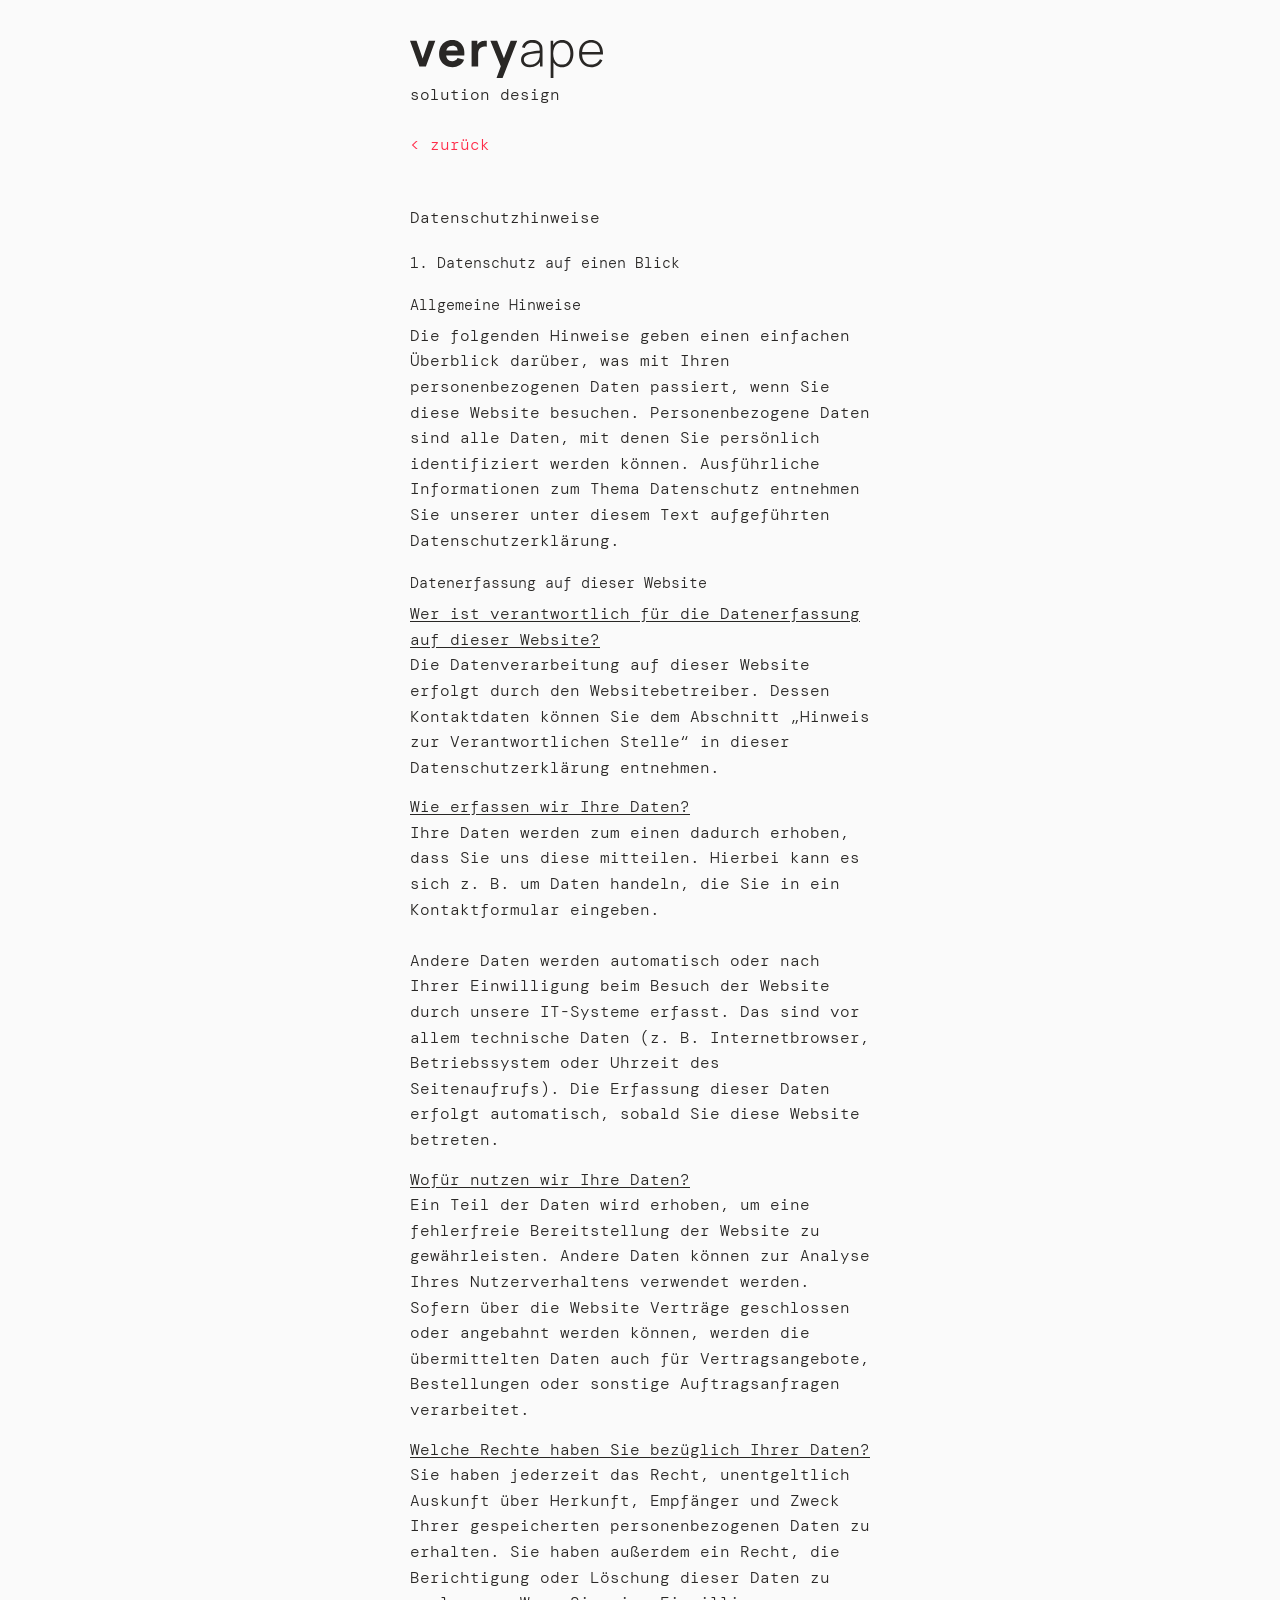
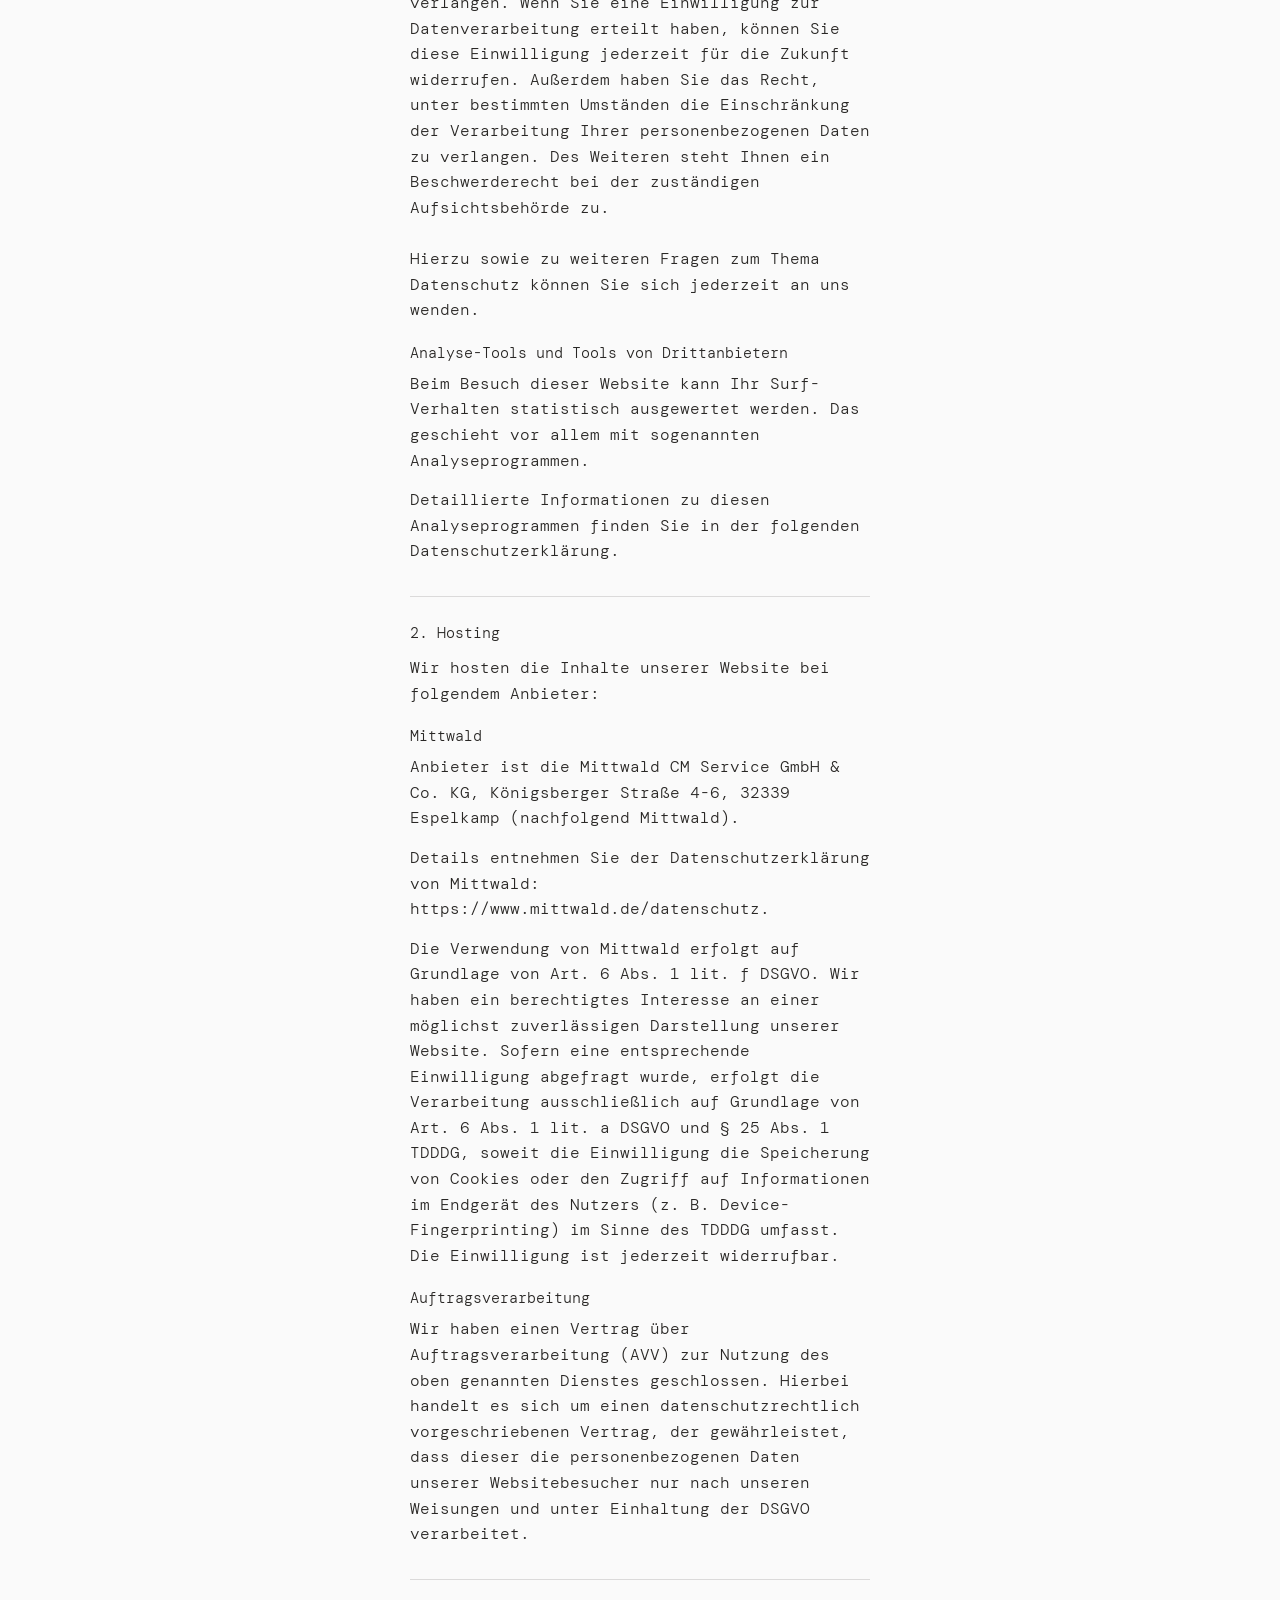
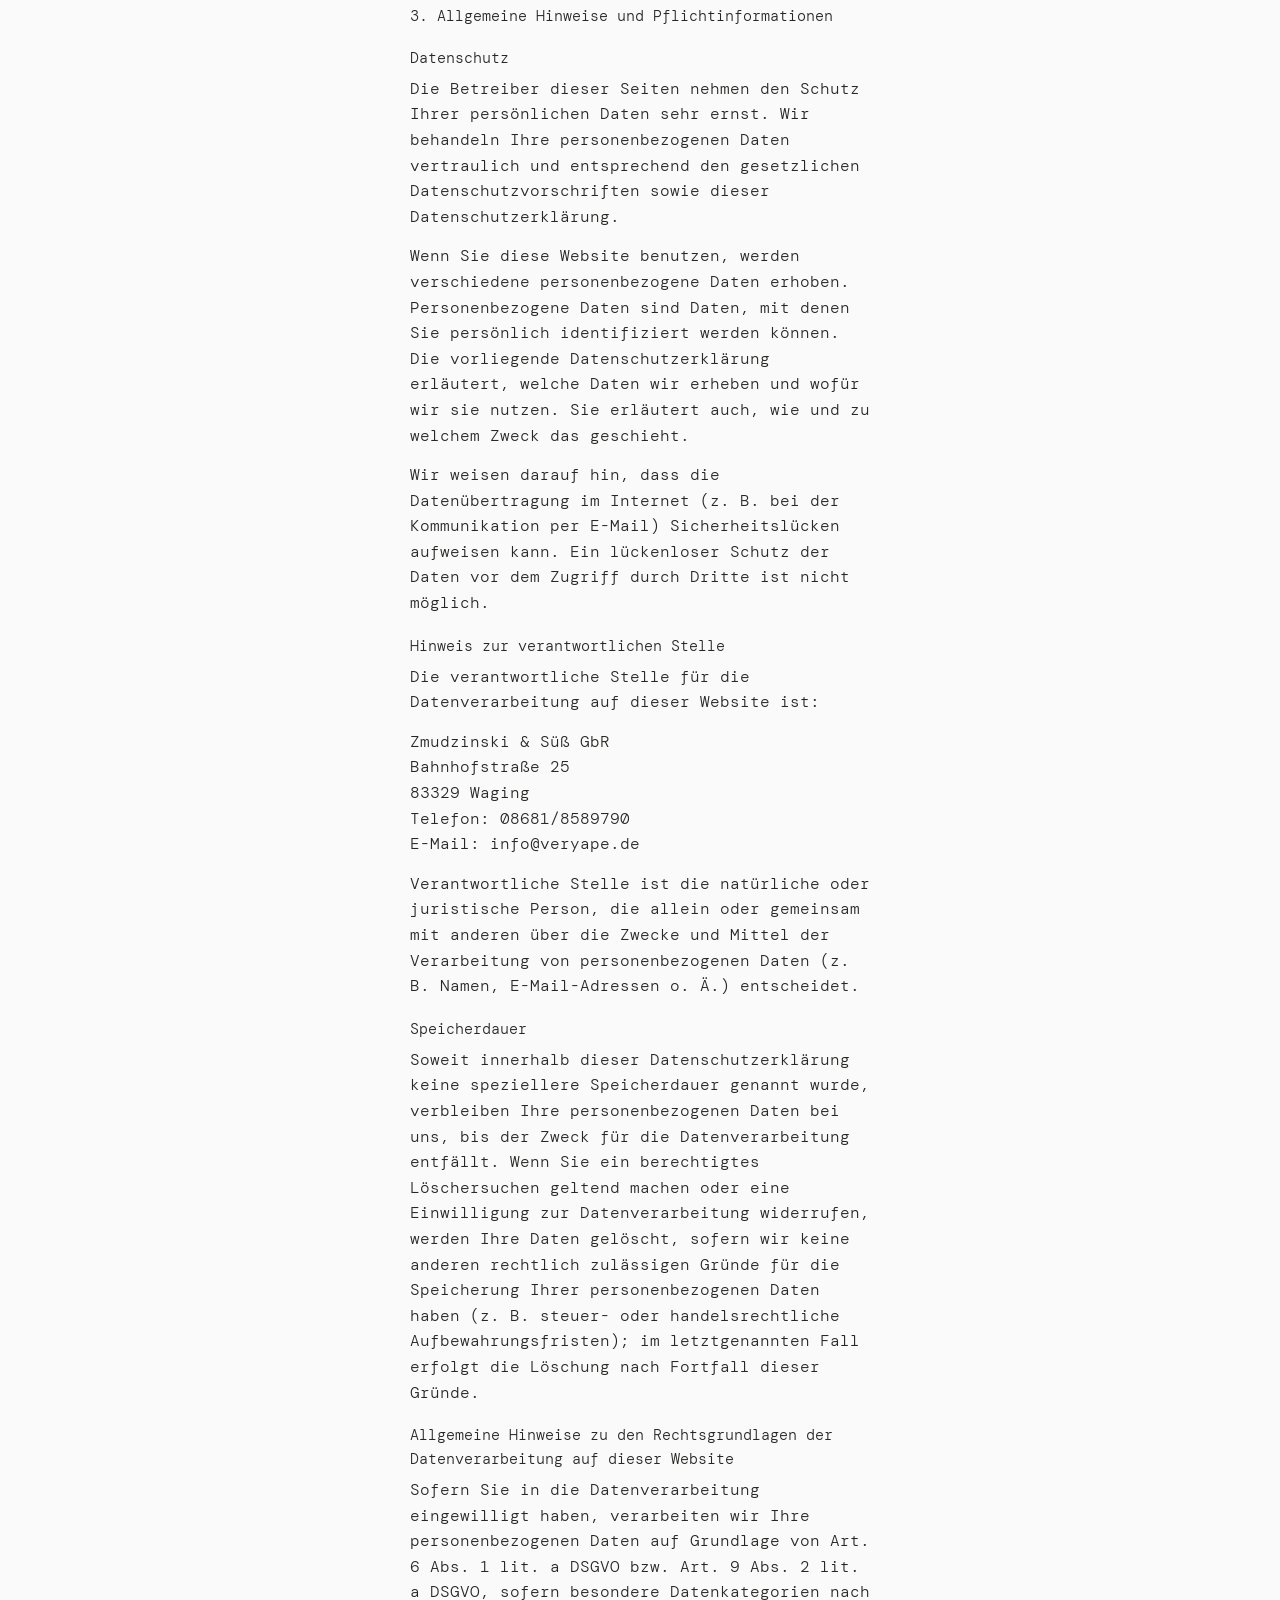
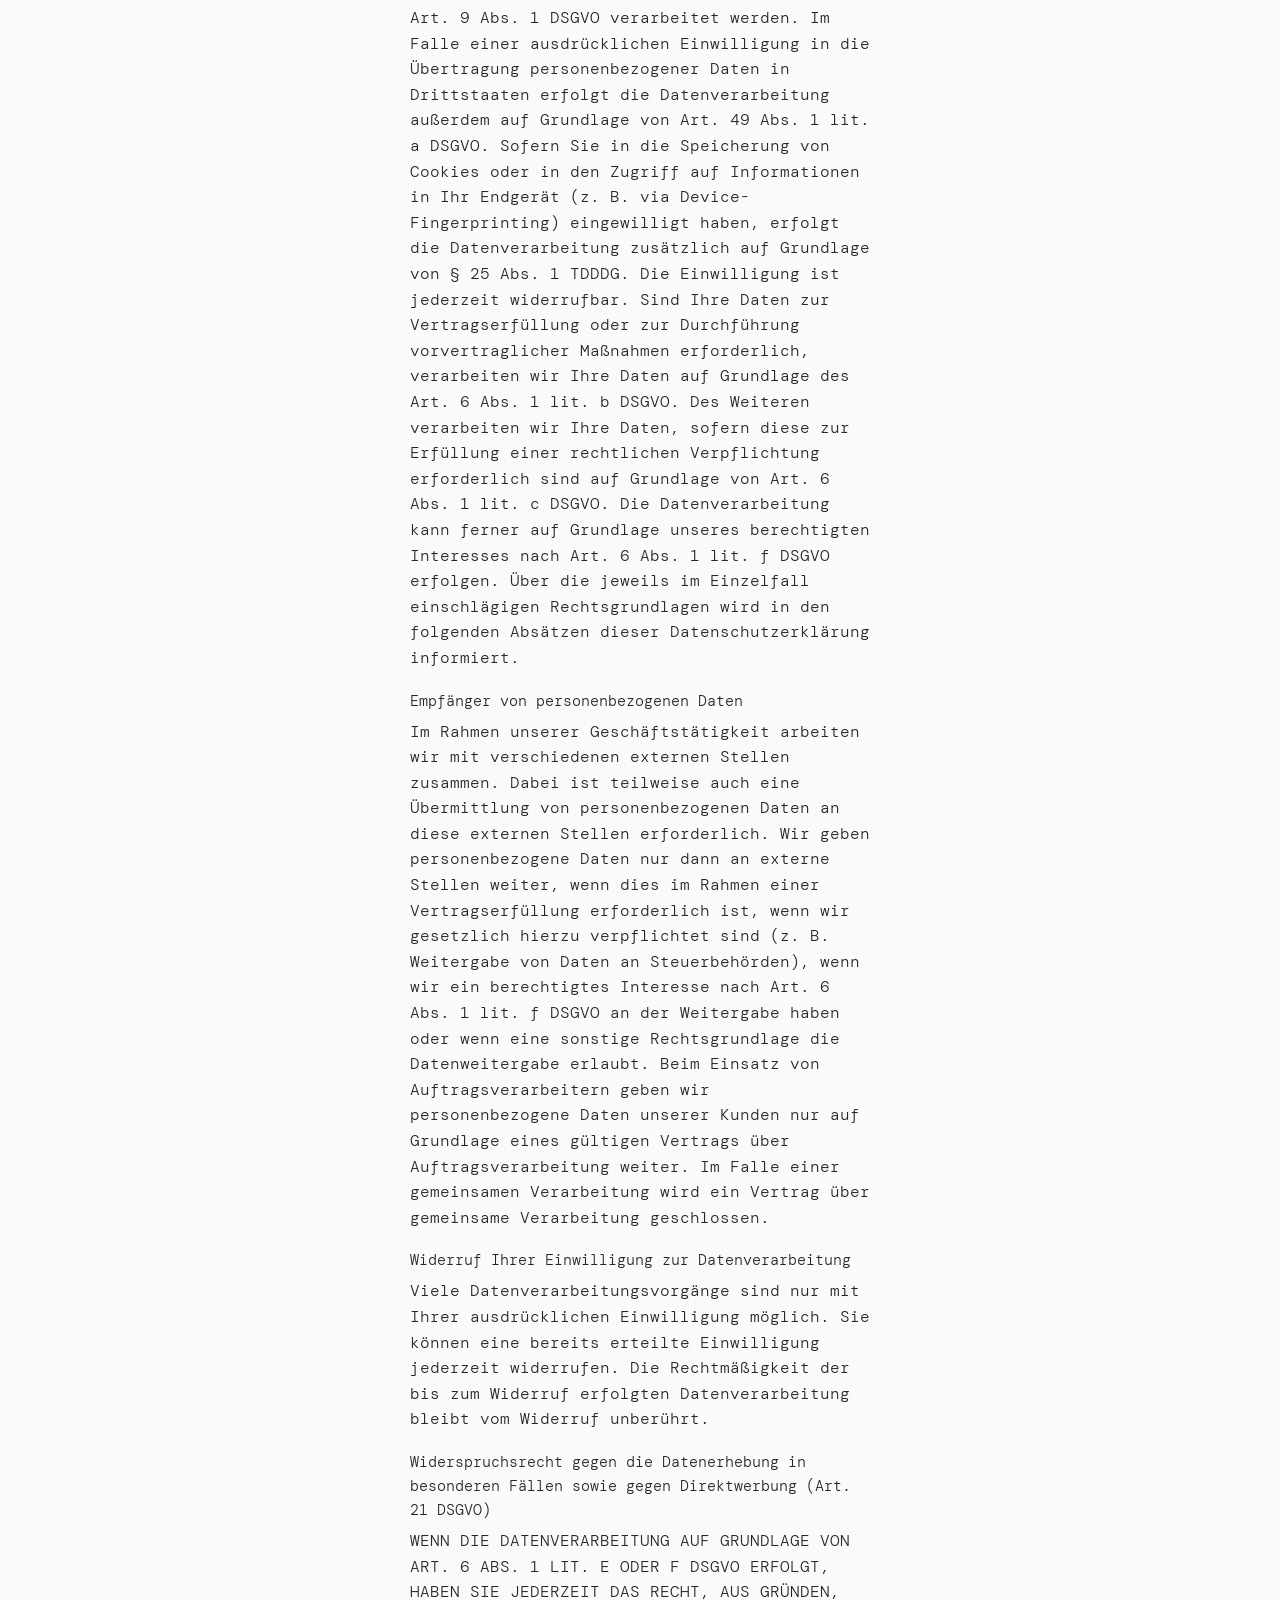
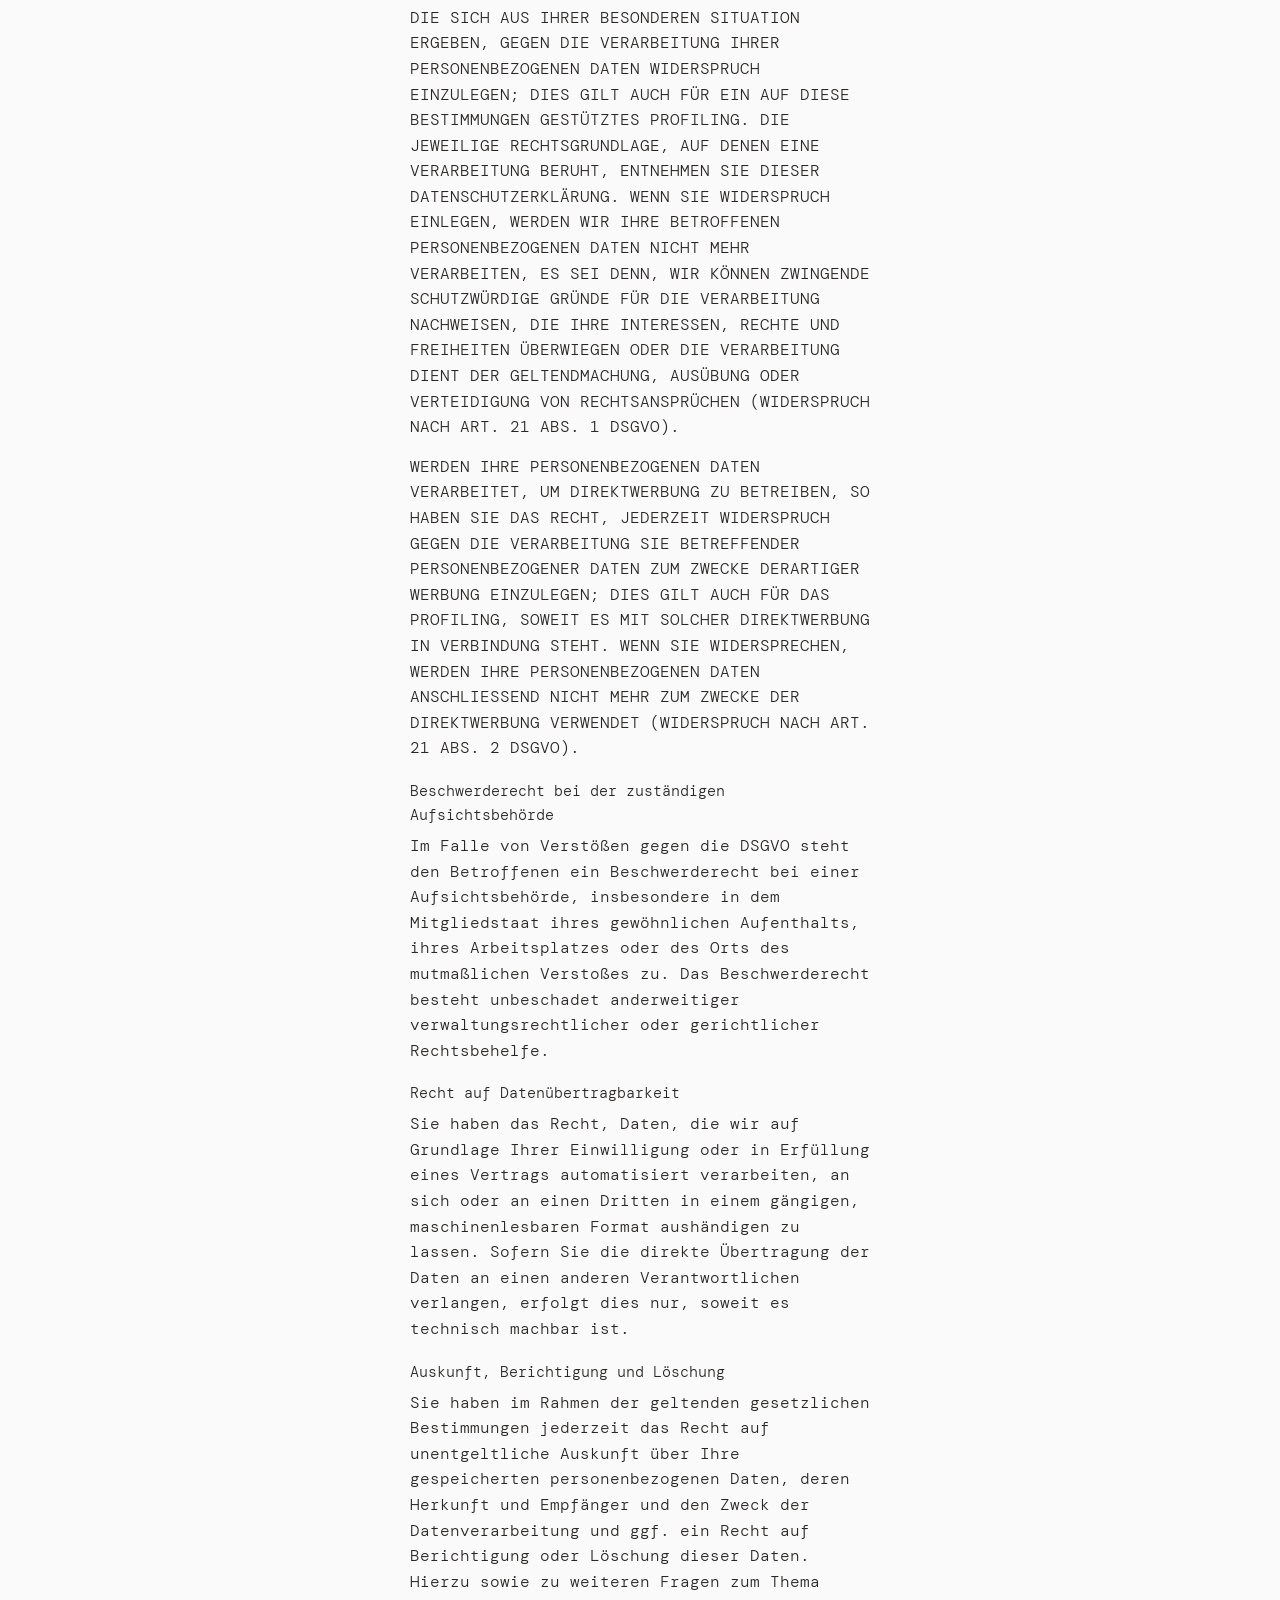
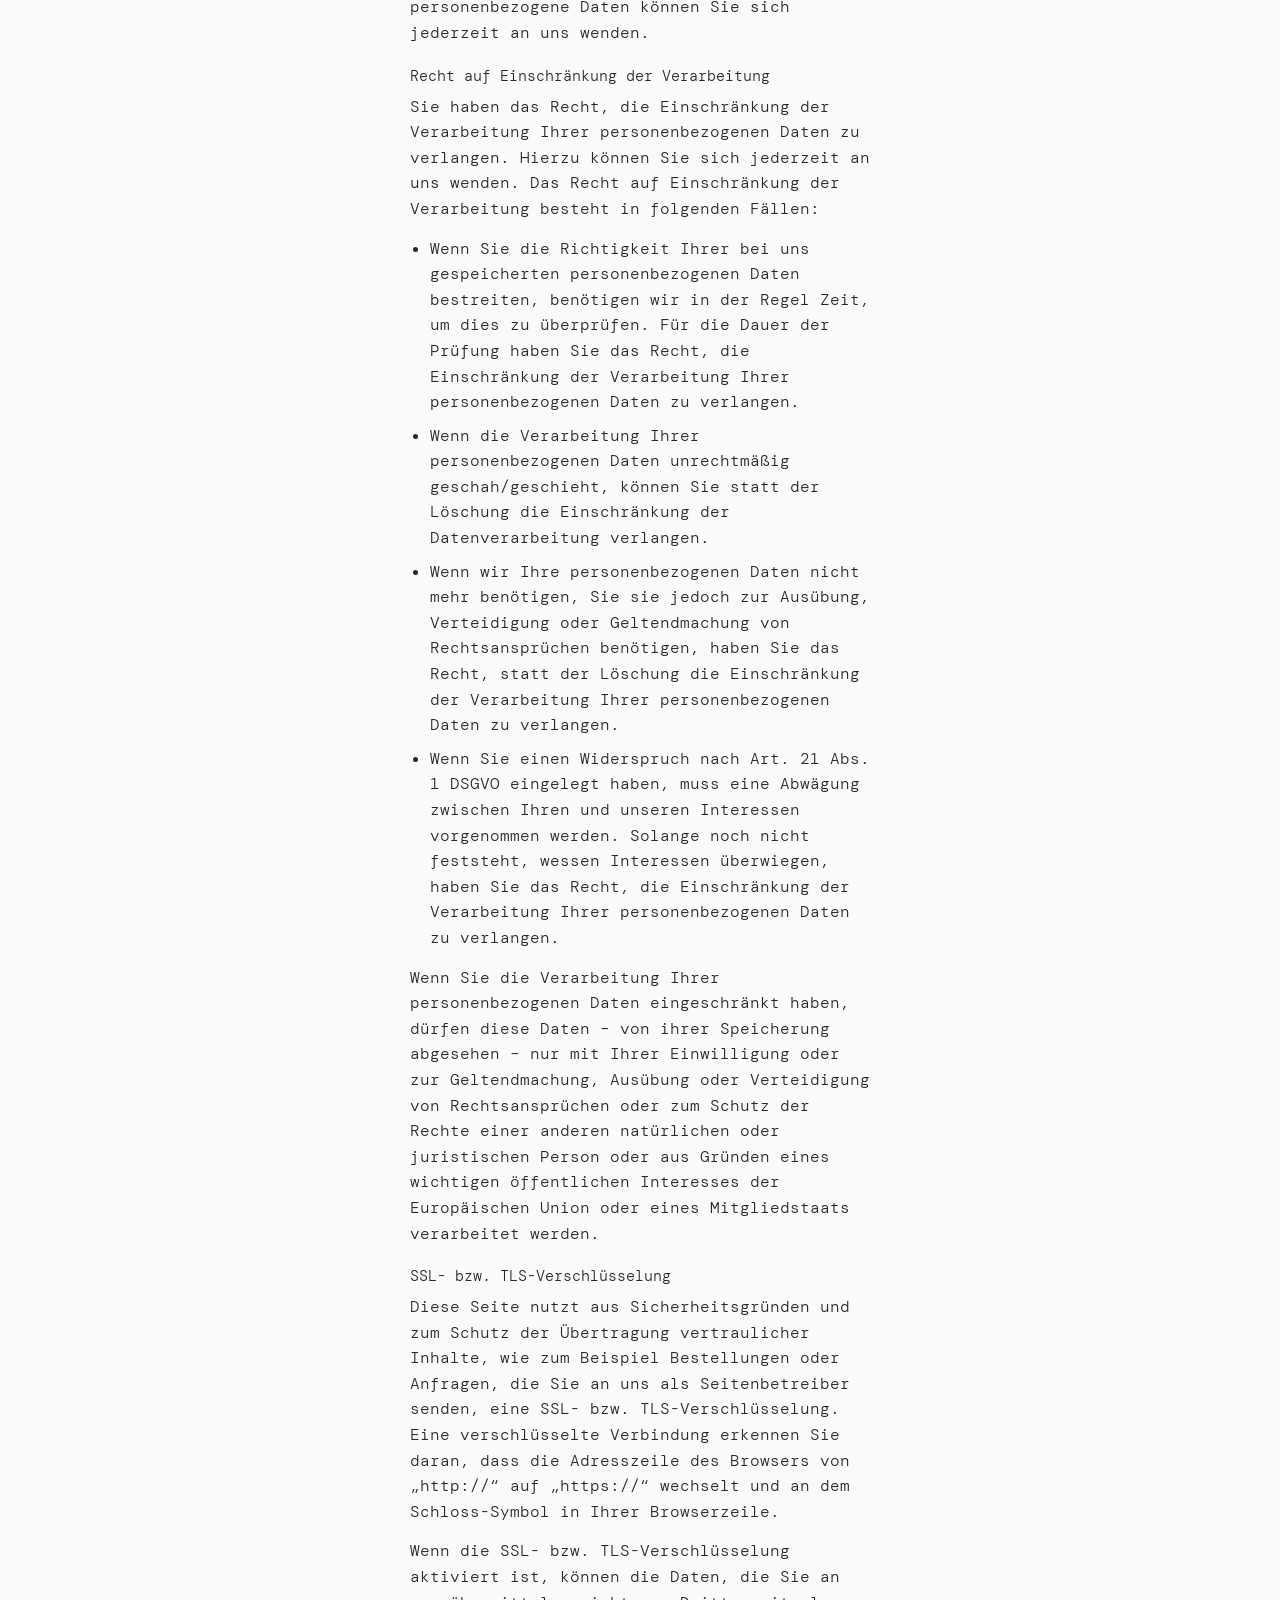
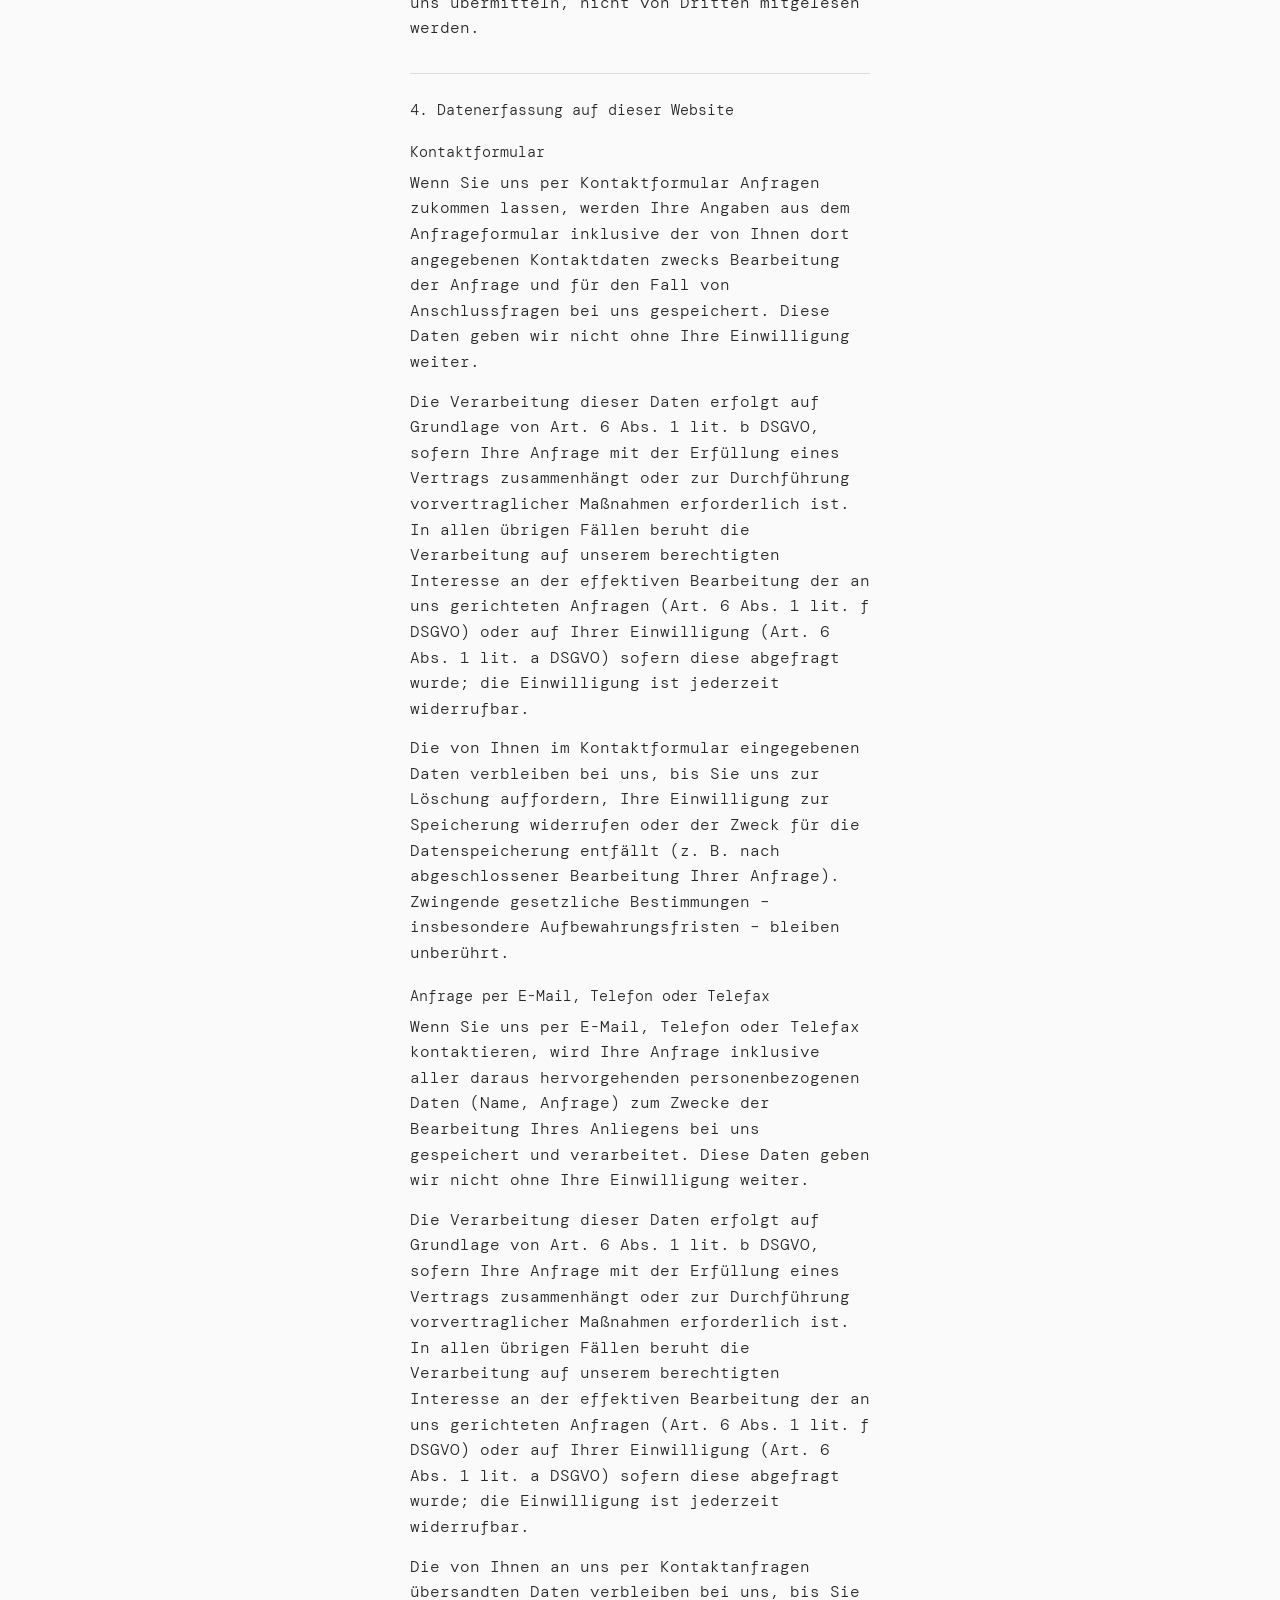
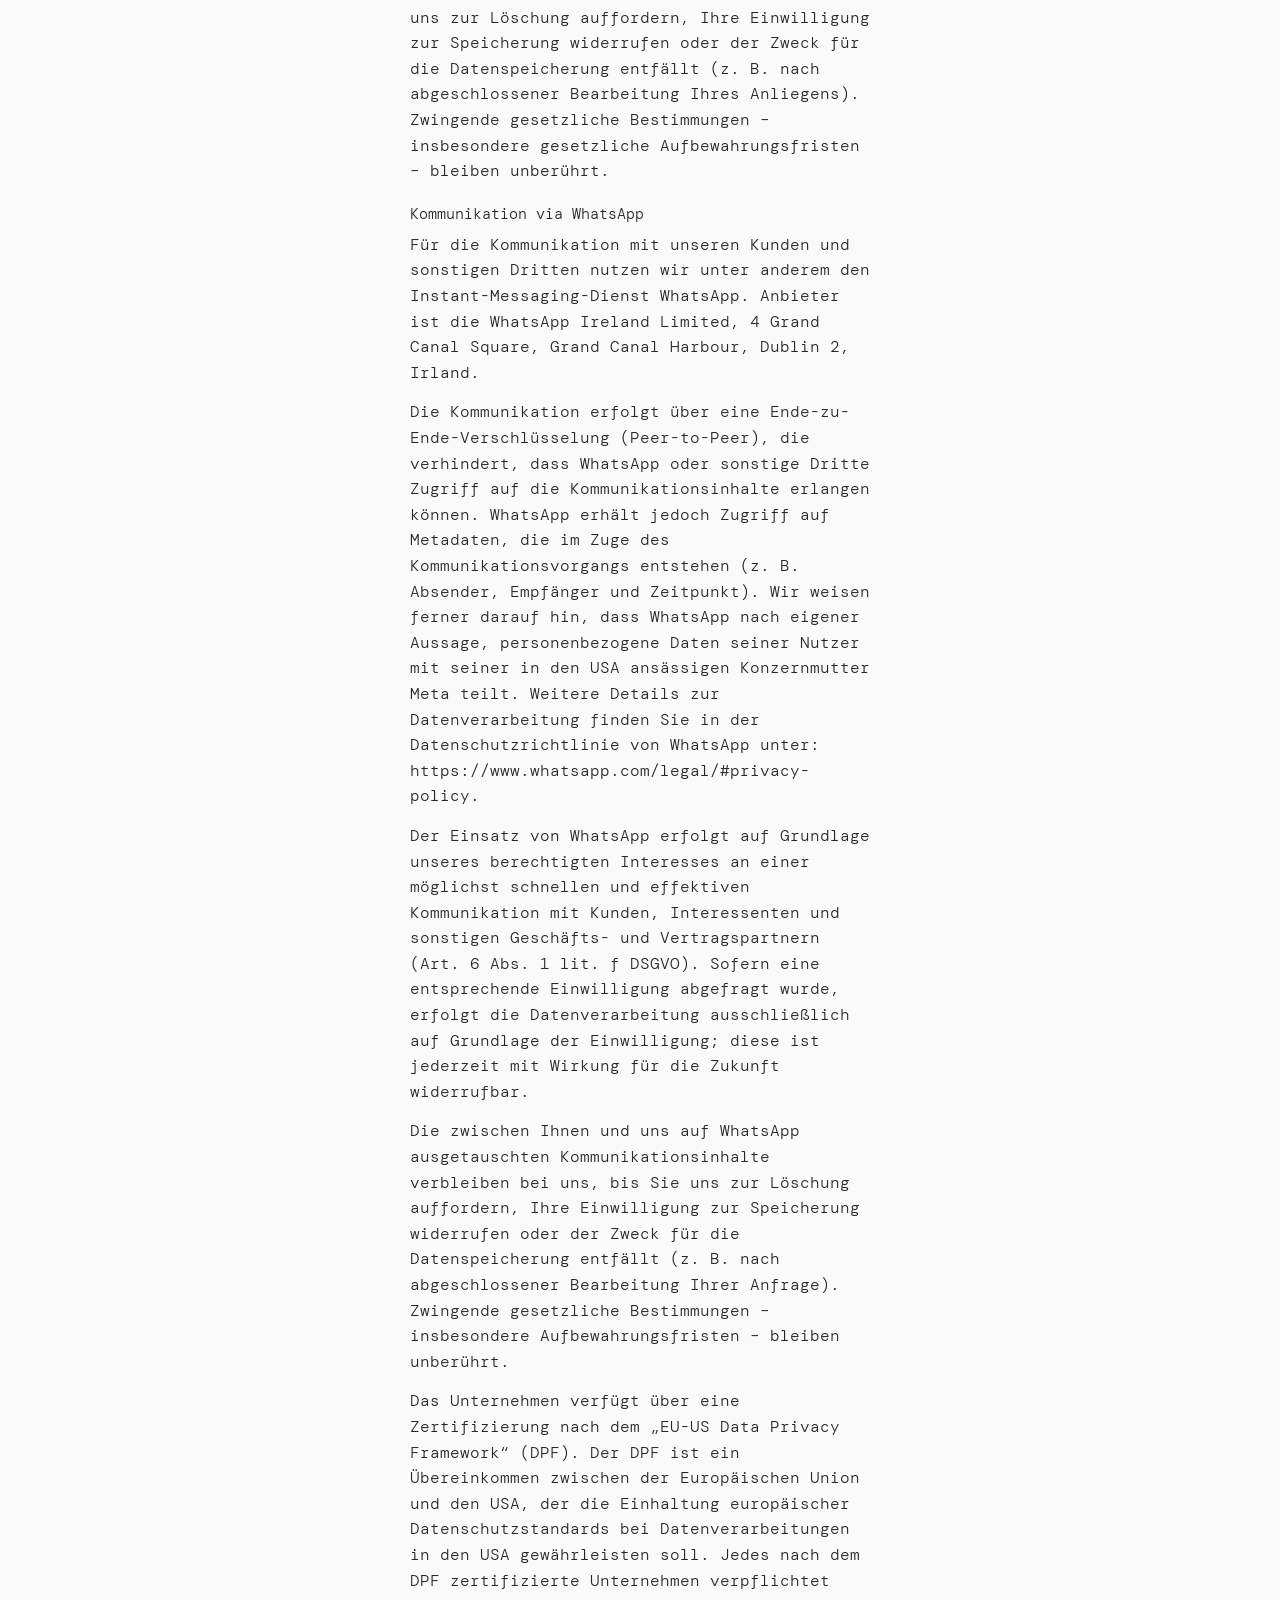
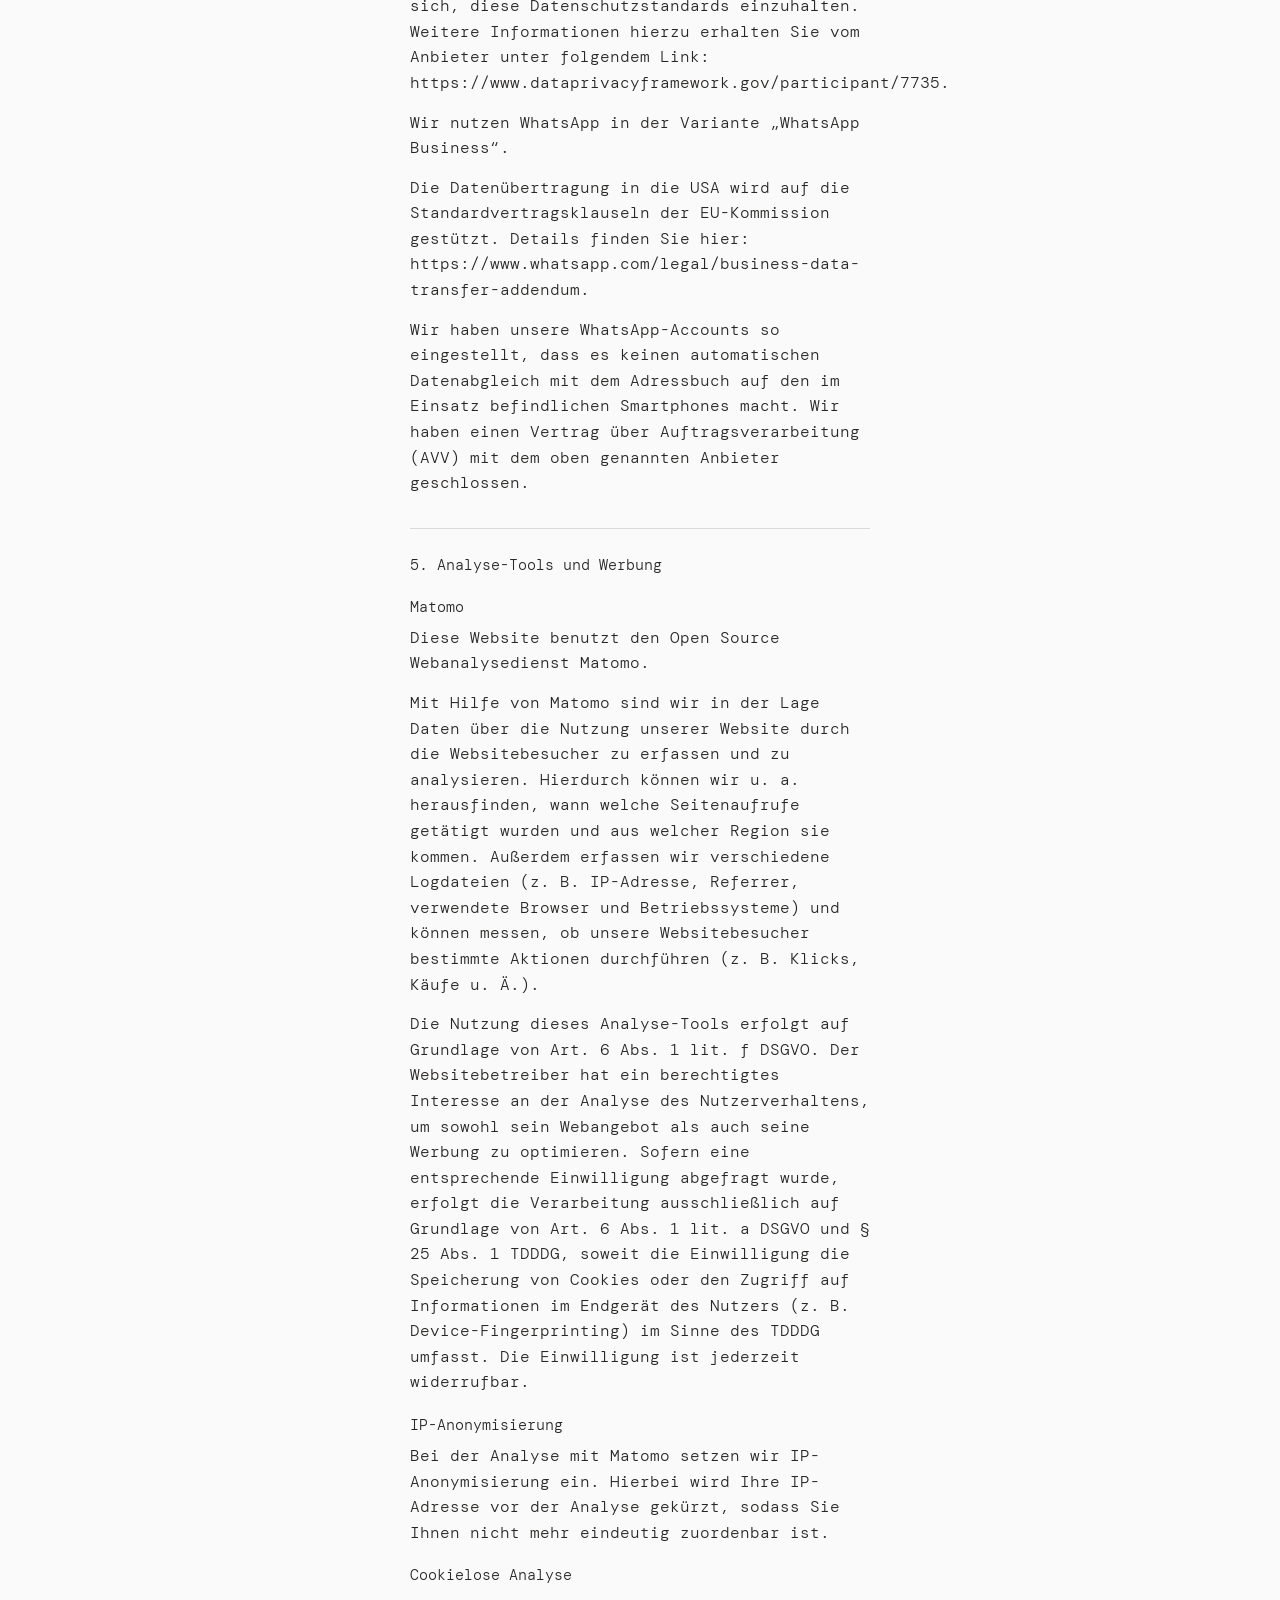
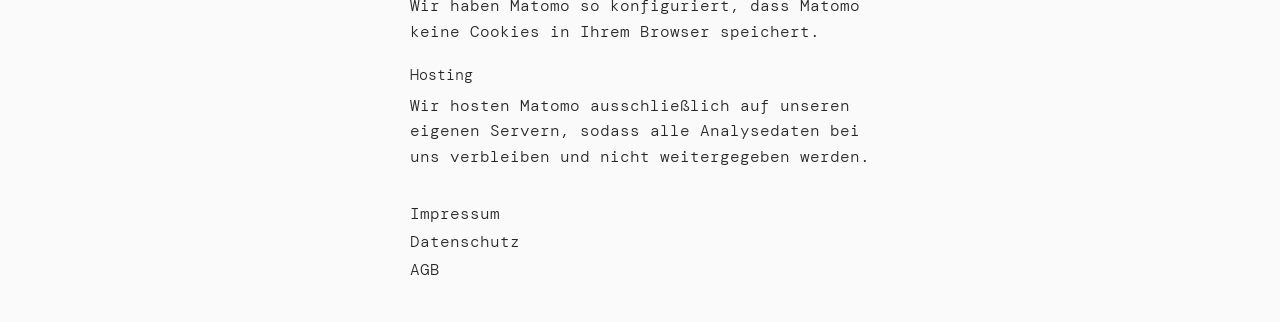
<file: datenschutz.html>
<!DOCTYPE html>
<html lang="de">
<head>
  <meta charset="UTF-8">
  <meta name="viewport" content="width=device-width, initial-scale=1.0">
  <title>Datenschutz — veryape</title>
  <link rel="preconnect" href="https://fonts.googleapis.com">
  <link rel="preconnect" href="https://fonts.gstatic.com" crossorigin>
  <link href="https://fonts.googleapis.com/css2?family=DM+Mono:wght@300&display=swap" rel="stylesheet">
  <link rel="stylesheet" href="style.css">
</head>
<body>
  <div class="page">
    <div class="content">
      <header>
        <h1 class="logo"><img src="wordmark.svg" alt="veryape" width="192" height="38"></h1>
        <p class="claim">solution design</p>
      </header>

      <a class="back" href="index.html">&lt; zurück</a>

      <section class="legal-body">
        <h2>Datenschutzhinweise</h2>

        <h3>1. Datenschutz auf einen Blick</h3>

        <h4>Allgemeine Hinweise</h4>
        <p>Die folgenden Hinweise geben einen einfachen Überblick darüber, was mit Ihren personenbezogenen Daten passiert, wenn Sie diese Website besuchen. Personenbezogene Daten sind alle Daten, mit denen Sie persönlich identifiziert werden können. Ausführliche Informationen zum Thema Datenschutz entnehmen Sie unserer unter diesem Text aufgeführten Datenschutzerklärung.</p>

        <h4>Datenerfassung auf dieser Website</h4>
        <p><strong>Wer ist verantwortlich für die Datenerfassung auf dieser Website?</strong><br>Die Datenverarbeitung auf dieser Website erfolgt durch den Websitebetreiber. Dessen Kontaktdaten können Sie dem Abschnitt „Hinweis zur Verantwortlichen Stelle“ in dieser Datenschutzerklärung entnehmen.</p>
        <p><strong>Wie erfassen wir Ihre Daten?</strong><br>Ihre Daten werden zum einen dadurch erhoben, dass Sie uns diese mitteilen. Hierbei kann es sich z. B. um Daten handeln, die Sie in ein Kontaktformular eingeben.<br><br>Andere Daten werden automatisch oder nach Ihrer Einwilligung beim Besuch der Website durch unsere IT-Systeme erfasst. Das sind vor allem technische Daten (z. B. Internetbrowser, Betriebssystem oder Uhrzeit des Seitenaufrufs). Die Erfassung dieser Daten erfolgt automatisch, sobald Sie diese Website betreten.</p>
        <p><strong>Wofür nutzen wir Ihre Daten?</strong><br>Ein Teil der Daten wird erhoben, um eine fehlerfreie Bereitstellung der Website zu gewährleisten. Andere Daten können zur Analyse Ihres Nutzerverhaltens verwendet werden. Sofern über die Website Verträge geschlossen oder angebahnt werden können, werden die übermittelten Daten auch für Vertragsangebote, Bestellungen oder sonstige Auftragsanfragen verarbeitet.</p>
        <p><strong>Welche Rechte haben Sie bezüglich Ihrer Daten?</strong><br>Sie haben jederzeit das Recht, unentgeltlich Auskunft über Herkunft, Empfänger und Zweck Ihrer gespeicherten personenbezogenen Daten zu erhalten. Sie haben außerdem ein Recht, die Berichtigung oder Löschung dieser Daten zu verlangen. Wenn Sie eine Einwilligung zur Datenverarbeitung erteilt haben, können Sie diese Einwilligung jederzeit für die Zukunft widerrufen. Außerdem haben Sie das Recht, unter bestimmten Umständen die Einschränkung der Verarbeitung Ihrer personenbezogenen Daten zu verlangen. Des Weiteren steht Ihnen ein Beschwerderecht bei der zuständigen Aufsichtsbehörde zu.<br><br>Hierzu sowie zu weiteren Fragen zum Thema Datenschutz können Sie sich jederzeit an uns wenden.</p>

        <h4>Analyse-Tools und Tools von Drittanbietern</h4>
        <p>Beim Besuch dieser Website kann Ihr Surf-Verhalten statistisch ausgewertet werden. Das geschieht vor allem mit sogenannten Analyseprogrammen.</p>
        <p>Detaillierte Informationen zu diesen Analyseprogrammen finden Sie in der folgenden Datenschutzerklärung.</p>

        <h3>2. Hosting</h3>
        <p>Wir hosten die Inhalte unserer Website bei folgendem Anbieter:</p>

        <h4>Mittwald</h4>
        <p>Anbieter ist die Mittwald CM Service GmbH &amp; Co. KG, Königsberger Straße 4-6, 32339 Espelkamp (nachfolgend Mittwald).</p>
        <p>Details entnehmen Sie der Datenschutzerklärung von Mittwald: <a href="https://www.mittwald.de/datenschutz" target="_blank" rel="noopener">https://www.mittwald.de/datenschutz</a>.</p>
        <p>Die Verwendung von Mittwald erfolgt auf Grundlage von Art. 6 Abs. 1 lit. f DSGVO. Wir haben ein berechtigtes Interesse an einer möglichst zuverlässigen Darstellung unserer Website. Sofern eine entsprechende Einwilligung abgefragt wurde, erfolgt die Verarbeitung ausschließlich auf Grundlage von Art. 6 Abs. 1 lit. a DSGVO und § 25 Abs. 1 TDDDG, soweit die Einwilligung die Speicherung von Cookies oder den Zugriff auf Informationen im Endgerät des Nutzers (z. B. Device-Fingerprinting) im Sinne des TDDDG umfasst. Die Einwilligung ist jederzeit widerrufbar.</p>

        <h4>Auftragsverarbeitung</h4>
        <p>Wir haben einen Vertrag über Auftragsverarbeitung (AVV) zur Nutzung des oben genannten Dienstes geschlossen. Hierbei handelt es sich um einen datenschutzrechtlich vorgeschriebenen Vertrag, der gewährleistet, dass dieser die personenbezogenen Daten unserer Websitebesucher nur nach unseren Weisungen und unter Einhaltung der DSGVO verarbeitet.</p>

        <h3>3. Allgemeine Hinweise und Pflichtinformationen</h3>

        <h4>Datenschutz</h4>
        <p>Die Betreiber dieser Seiten nehmen den Schutz Ihrer persönlichen Daten sehr ernst. Wir behandeln Ihre personenbezogenen Daten vertraulich und entsprechend den gesetzlichen Datenschutzvorschriften sowie dieser Datenschutzerklärung.</p>
        <p>Wenn Sie diese Website benutzen, werden verschiedene personenbezogene Daten erhoben. Personenbezogene Daten sind Daten, mit denen Sie persönlich identifiziert werden können. Die vorliegende Datenschutzerklärung erläutert, welche Daten wir erheben und wofür wir sie nutzen. Sie erläutert auch, wie und zu welchem Zweck das geschieht.</p>
        <p>Wir weisen darauf hin, dass die Datenübertragung im Internet (z. B. bei der Kommunikation per E-Mail) Sicherheitslücken aufweisen kann. Ein lückenloser Schutz der Daten vor dem Zugriff durch Dritte ist nicht möglich.</p>

        <h4>Hinweis zur verantwortlichen Stelle</h4>
        <p>Die verantwortliche Stelle für die Datenverarbeitung auf dieser Website ist:</p>
        <p>
          Zmudzinski &amp; Süß GbR<br>
          Bahnhofstraße 25<br>
          83329 Waging<br>
          Telefon: 08681/8589790<br>
          E-Mail: <a href="mailto:info@veryape.de">info@veryape.de</a>
        </p>
        <p>Verantwortliche Stelle ist die natürliche oder juristische Person, die allein oder gemeinsam mit anderen über die Zwecke und Mittel der Verarbeitung von personenbezogenen Daten (z. B. Namen, E-Mail-Adressen o. Ä.) entscheidet.</p>

        <h4>Speicherdauer</h4>
        <p>Soweit innerhalb dieser Datenschutzerklärung keine speziellere Speicherdauer genannt wurde, verbleiben Ihre personenbezogenen Daten bei uns, bis der Zweck für die Datenverarbeitung entfällt. Wenn Sie ein berechtigtes Löschersuchen geltend machen oder eine Einwilligung zur Datenverarbeitung widerrufen, werden Ihre Daten gelöscht, sofern wir keine anderen rechtlich zulässigen Gründe für die Speicherung Ihrer personenbezogenen Daten haben (z. B. steuer- oder handelsrechtliche Aufbewahrungsfristen); im letztgenannten Fall erfolgt die Löschung nach Fortfall dieser Gründe.</p>

        <h4>Allgemeine Hinweise zu den Rechtsgrundlagen der Datenverarbeitung auf dieser Website</h4>
        <p>Sofern Sie in die Datenverarbeitung eingewilligt haben, verarbeiten wir Ihre personenbezogenen Daten auf Grundlage von Art. 6 Abs. 1 lit. a DSGVO bzw. Art. 9 Abs. 2 lit. a DSGVO, sofern besondere Datenkategorien nach Art. 9 Abs. 1 DSGVO verarbeitet werden. Im Falle einer ausdrücklichen Einwilligung in die Übertragung personenbezogener Daten in Drittstaaten erfolgt die Datenverarbeitung außerdem auf Grundlage von Art. 49 Abs. 1 lit. a DSGVO. Sofern Sie in die Speicherung von Cookies oder in den Zugriff auf Informationen in Ihr Endgerät (z. B. via Device-Fingerprinting) eingewilligt haben, erfolgt die Datenverarbeitung zusätzlich auf Grundlage von § 25 Abs. 1 TDDDG. Die Einwilligung ist jederzeit widerrufbar. Sind Ihre Daten zur Vertragserfüllung oder zur Durchführung vorvertraglicher Maßnahmen erforderlich, verarbeiten wir Ihre Daten auf Grundlage des Art. 6 Abs. 1 lit. b DSGVO. Des Weiteren verarbeiten wir Ihre Daten, sofern diese zur Erfüllung einer rechtlichen Verpflichtung erforderlich sind auf Grundlage von Art. 6 Abs. 1 lit. c DSGVO. Die Datenverarbeitung kann ferner auf Grundlage unseres berechtigten Interesses nach Art. 6 Abs. 1 lit. f DSGVO erfolgen. Über die jeweils im Einzelfall einschlägigen Rechtsgrundlagen wird in den folgenden Absätzen dieser Datenschutzerklärung informiert.</p>

        <h4>Empfänger von personenbezogenen Daten</h4>
        <p>Im Rahmen unserer Geschäftstätigkeit arbeiten wir mit verschiedenen externen Stellen zusammen. Dabei ist teilweise auch eine Übermittlung von personenbezogenen Daten an diese externen Stellen erforderlich. Wir geben personenbezogene Daten nur dann an externe Stellen weiter, wenn dies im Rahmen einer Vertragserfüllung erforderlich ist, wenn wir gesetzlich hierzu verpflichtet sind (z. B. Weitergabe von Daten an Steuerbehörden), wenn wir ein berechtigtes Interesse nach Art. 6 Abs. 1 lit. f DSGVO an der Weitergabe haben oder wenn eine sonstige Rechtsgrundlage die Datenweitergabe erlaubt. Beim Einsatz von Auftragsverarbeitern geben wir personenbezogene Daten unserer Kunden nur auf Grundlage eines gültigen Vertrags über Auftragsverarbeitung weiter. Im Falle einer gemeinsamen Verarbeitung wird ein Vertrag über gemeinsame Verarbeitung geschlossen.</p>

        <h4>Widerruf Ihrer Einwilligung zur Datenverarbeitung</h4>
        <p>Viele Datenverarbeitungsvorgänge sind nur mit Ihrer ausdrücklichen Einwilligung möglich. Sie können eine bereits erteilte Einwilligung jederzeit widerrufen. Die Rechtmäßigkeit der bis zum Widerruf erfolgten Datenverarbeitung bleibt vom Widerruf unberührt.</p>

        <h4>Widerspruchsrecht gegen die Datenerhebung in besonderen Fällen sowie gegen Direktwerbung (Art. 21 DSGVO)</h4>
        <p>WENN DIE DATENVERARBEITUNG AUF GRUNDLAGE VON ART. 6 ABS. 1 LIT. E ODER F DSGVO ERFOLGT, HABEN SIE JEDERZEIT DAS RECHT, AUS GRÜNDEN, DIE SICH AUS IHRER BESONDEREN SITUATION ERGEBEN, GEGEN DIE VERARBEITUNG IHRER PERSONENBEZOGENEN DATEN WIDERSPRUCH EINZULEGEN; DIES GILT AUCH FÜR EIN AUF DIESE BESTIMMUNGEN GESTÜTZTES PROFILING. DIE JEWEILIGE RECHTSGRUNDLAGE, AUF DENEN EINE VERARBEITUNG BERUHT, ENTNEHMEN SIE DIESER DATENSCHUTZERKLÄRUNG. WENN SIE WIDERSPRUCH EINLEGEN, WERDEN WIR IHRE BETROFFENEN PERSONENBEZOGENEN DATEN NICHT MEHR VERARBEITEN, ES SEI DENN, WIR KÖNNEN ZWINGENDE SCHUTZWÜRDIGE GRÜNDE FÜR DIE VERARBEITUNG NACHWEISEN, DIE IHRE INTERESSEN, RECHTE UND FREIHEITEN ÜBERWIEGEN ODER DIE VERARBEITUNG DIENT DER GELTENDMACHUNG, AUSÜBUNG ODER VERTEIDIGUNG VON RECHTSANSPRÜCHEN (WIDERSPRUCH NACH ART. 21 ABS. 1 DSGVO).</p>
        <p>WERDEN IHRE PERSONENBEZOGENEN DATEN VERARBEITET, UM DIREKTWERBUNG ZU BETREIBEN, SO HABEN SIE DAS RECHT, JEDERZEIT WIDERSPRUCH GEGEN DIE VERARBEITUNG SIE BETREFFENDER PERSONENBEZOGENER DATEN ZUM ZWECKE DERARTIGER WERBUNG EINZULEGEN; DIES GILT AUCH FÜR DAS PROFILING, SOWEIT ES MIT SOLCHER DIREKTWERBUNG IN VERBINDUNG STEHT. WENN SIE WIDERSPRECHEN, WERDEN IHRE PERSONENBEZOGENEN DATEN ANSCHLIESSEND NICHT MEHR ZUM ZWECKE DER DIREKTWERBUNG VERWENDET (WIDERSPRUCH NACH ART. 21 ABS. 2 DSGVO).</p>

        <h4>Beschwerderecht bei der zuständigen Aufsichtsbehörde</h4>
        <p>Im Falle von Verstößen gegen die DSGVO steht den Betroffenen ein Beschwerderecht bei einer Aufsichtsbehörde, insbesondere in dem Mitgliedstaat ihres gewöhnlichen Aufenthalts, ihres Arbeitsplatzes oder des Orts des mutmaßlichen Verstoßes zu. Das Beschwerderecht besteht unbeschadet anderweitiger verwaltungsrechtlicher oder gerichtlicher Rechtsbehelfe.</p>

        <h4>Recht auf Datenübertragbarkeit</h4>
        <p>Sie haben das Recht, Daten, die wir auf Grundlage Ihrer Einwilligung oder in Erfüllung eines Vertrags automatisiert verarbeiten, an sich oder an einen Dritten in einem gängigen, maschinenlesbaren Format aushändigen zu lassen. Sofern Sie die direkte Übertragung der Daten an einen anderen Verantwortlichen verlangen, erfolgt dies nur, soweit es technisch machbar ist.</p>

        <h4>Auskunft, Berichtigung und Löschung</h4>
        <p>Sie haben im Rahmen der geltenden gesetzlichen Bestimmungen jederzeit das Recht auf unentgeltliche Auskunft über Ihre gespeicherten personenbezogenen Daten, deren Herkunft und Empfänger und den Zweck der Datenverarbeitung und ggf. ein Recht auf Berichtigung oder Löschung dieser Daten. Hierzu sowie zu weiteren Fragen zum Thema personenbezogene Daten können Sie sich jederzeit an uns wenden.</p>

        <h4>Recht auf Einschränkung der Verarbeitung</h4>
        <p>Sie haben das Recht, die Einschränkung der Verarbeitung Ihrer personenbezogenen Daten zu verlangen. Hierzu können Sie sich jederzeit an uns wenden. Das Recht auf Einschränkung der Verarbeitung besteht in folgenden Fällen:</p>
        <ul>
          <li>Wenn Sie die Richtigkeit Ihrer bei uns gespeicherten personenbezogenen Daten bestreiten, benötigen wir in der Regel Zeit, um dies zu überprüfen. Für die Dauer der Prüfung haben Sie das Recht, die Einschränkung der Verarbeitung Ihrer personenbezogenen Daten zu verlangen.</li>
          <li>Wenn die Verarbeitung Ihrer personenbezogenen Daten unrechtmäßig geschah/geschieht, können Sie statt der Löschung die Einschränkung der Datenverarbeitung verlangen.</li>
          <li>Wenn wir Ihre personenbezogenen Daten nicht mehr benötigen, Sie sie jedoch zur Ausübung, Verteidigung oder Geltendmachung von Rechtsansprüchen benötigen, haben Sie das Recht, statt der Löschung die Einschränkung der Verarbeitung Ihrer personenbezogenen Daten zu verlangen.</li>
          <li>Wenn Sie einen Widerspruch nach Art. 21 Abs. 1 DSGVO eingelegt haben, muss eine Abwägung zwischen Ihren und unseren Interessen vorgenommen werden. Solange noch nicht feststeht, wessen Interessen überwiegen, haben Sie das Recht, die Einschränkung der Verarbeitung Ihrer personenbezogenen Daten zu verlangen.</li>
        </ul>
        <p>Wenn Sie die Verarbeitung Ihrer personenbezogenen Daten eingeschränkt haben, dürfen diese Daten – von ihrer Speicherung abgesehen – nur mit Ihrer Einwilligung oder zur Geltendmachung, Ausübung oder Verteidigung von Rechtsansprüchen oder zum Schutz der Rechte einer anderen natürlichen oder juristischen Person oder aus Gründen eines wichtigen öffentlichen Interesses der Europäischen Union oder eines Mitgliedstaats verarbeitet werden.</p>

        <h4>SSL- bzw. TLS-Verschlüsselung</h4>
        <p>Diese Seite nutzt aus Sicherheitsgründen und zum Schutz der Übertragung vertraulicher Inhalte, wie zum Beispiel Bestellungen oder Anfragen, die Sie an uns als Seitenbetreiber senden, eine SSL- bzw. TLS-Verschlüsselung. Eine verschlüsselte Verbindung erkennen Sie daran, dass die Adresszeile des Browsers von „http://“ auf „https://“ wechselt und an dem Schloss-Symbol in Ihrer Browserzeile.</p>
        <p>Wenn die SSL- bzw. TLS-Verschlüsselung aktiviert ist, können die Daten, die Sie an uns übermitteln, nicht von Dritten mitgelesen werden.</p>

        <h3>4. Datenerfassung auf dieser Website</h3>

        <h4>Kontaktformular</h4>
        <p>Wenn Sie uns per Kontaktformular Anfragen zukommen lassen, werden Ihre Angaben aus dem Anfrageformular inklusive der von Ihnen dort angegebenen Kontaktdaten zwecks Bearbeitung der Anfrage und für den Fall von Anschlussfragen bei uns gespeichert. Diese Daten geben wir nicht ohne Ihre Einwilligung weiter.</p>
        <p>Die Verarbeitung dieser Daten erfolgt auf Grundlage von Art. 6 Abs. 1 lit. b DSGVO, sofern Ihre Anfrage mit der Erfüllung eines Vertrags zusammenhängt oder zur Durchführung vorvertraglicher Maßnahmen erforderlich ist. In allen übrigen Fällen beruht die Verarbeitung auf unserem berechtigten Interesse an der effektiven Bearbeitung der an uns gerichteten Anfragen (Art. 6 Abs. 1 lit. f DSGVO) oder auf Ihrer Einwilligung (Art. 6 Abs. 1 lit. a DSGVO) sofern diese abgefragt wurde; die Einwilligung ist jederzeit widerrufbar.</p>
        <p>Die von Ihnen im Kontaktformular eingegebenen Daten verbleiben bei uns, bis Sie uns zur Löschung auffordern, Ihre Einwilligung zur Speicherung widerrufen oder der Zweck für die Datenspeicherung entfällt (z. B. nach abgeschlossener Bearbeitung Ihrer Anfrage). Zwingende gesetzliche Bestimmungen – insbesondere Aufbewahrungsfristen – bleiben unberührt.</p>

        <h4>Anfrage per E-Mail, Telefon oder Telefax</h4>
        <p>Wenn Sie uns per E-Mail, Telefon oder Telefax kontaktieren, wird Ihre Anfrage inklusive aller daraus hervorgehenden personenbezogenen Daten (Name, Anfrage) zum Zwecke der Bearbeitung Ihres Anliegens bei uns gespeichert und verarbeitet. Diese Daten geben wir nicht ohne Ihre Einwilligung weiter.</p>
        <p>Die Verarbeitung dieser Daten erfolgt auf Grundlage von Art. 6 Abs. 1 lit. b DSGVO, sofern Ihre Anfrage mit der Erfüllung eines Vertrags zusammenhängt oder zur Durchführung vorvertraglicher Maßnahmen erforderlich ist. In allen übrigen Fällen beruht die Verarbeitung auf unserem berechtigten Interesse an der effektiven Bearbeitung der an uns gerichteten Anfragen (Art. 6 Abs. 1 lit. f DSGVO) oder auf Ihrer Einwilligung (Art. 6 Abs. 1 lit. a DSGVO) sofern diese abgefragt wurde; die Einwilligung ist jederzeit widerrufbar.</p>
        <p>Die von Ihnen an uns per Kontaktanfragen übersandten Daten verbleiben bei uns, bis Sie uns zur Löschung auffordern, Ihre Einwilligung zur Speicherung widerrufen oder der Zweck für die Datenspeicherung entfällt (z. B. nach abgeschlossener Bearbeitung Ihres Anliegens). Zwingende gesetzliche Bestimmungen – insbesondere gesetzliche Aufbewahrungsfristen – bleiben unberührt.</p>

        <h4>Kommunikation via WhatsApp</h4>
        <p>Für die Kommunikation mit unseren Kunden und sonstigen Dritten nutzen wir unter anderem den Instant-Messaging-Dienst WhatsApp. Anbieter ist die WhatsApp Ireland Limited, 4 Grand Canal Square, Grand Canal Harbour, Dublin 2, Irland.</p>
        <p>Die Kommunikation erfolgt über eine Ende-zu-Ende-Verschlüsselung (Peer-to-Peer), die verhindert, dass WhatsApp oder sonstige Dritte Zugriff auf die Kommunikationsinhalte erlangen können. WhatsApp erhält jedoch Zugriff auf Metadaten, die im Zuge des Kommunikationsvorgangs entstehen (z. B. Absender, Empfänger und Zeitpunkt). Wir weisen ferner darauf hin, dass WhatsApp nach eigener Aussage, personenbezogene Daten seiner Nutzer mit seiner in den USA ansässigen Konzernmutter Meta teilt. Weitere Details zur Datenverarbeitung finden Sie in der Datenschutzrichtlinie von WhatsApp unter: <a href="https://www.whatsapp.com/legal/#privacy-policy" target="_blank" rel="noopener">https://www.whatsapp.com/legal/#privacy-policy</a>.</p>
        <p>Der Einsatz von WhatsApp erfolgt auf Grundlage unseres berechtigten Interesses an einer möglichst schnellen und effektiven Kommunikation mit Kunden, Interessenten und sonstigen Geschäfts- und Vertragspartnern (Art. 6 Abs. 1 lit. f DSGVO). Sofern eine entsprechende Einwilligung abgefragt wurde, erfolgt die Datenverarbeitung ausschließlich auf Grundlage der Einwilligung; diese ist jederzeit mit Wirkung für die Zukunft widerrufbar.</p>
        <p>Die zwischen Ihnen und uns auf WhatsApp ausgetauschten Kommunikationsinhalte verbleiben bei uns, bis Sie uns zur Löschung auffordern, Ihre Einwilligung zur Speicherung widerrufen oder der Zweck für die Datenspeicherung entfällt (z. B. nach abgeschlossener Bearbeitung Ihrer Anfrage). Zwingende gesetzliche Bestimmungen – insbesondere Aufbewahrungsfristen – bleiben unberührt.</p>
        <p>Das Unternehmen verfügt über eine Zertifizierung nach dem „EU-US Data Privacy Framework“ (DPF). Der DPF ist ein Übereinkommen zwischen der Europäischen Union und den USA, der die Einhaltung europäischer Datenschutzstandards bei Datenverarbeitungen in den USA gewährleisten soll. Jedes nach dem DPF zertifizierte Unternehmen verpflichtet sich, diese Datenschutzstandards einzuhalten. Weitere Informationen hierzu erhalten Sie vom Anbieter unter folgendem Link: <a href="https://www.dataprivacyframework.gov/participant/7735" target="_blank" rel="noopener">https://www.dataprivacyframework.gov/participant/7735</a>.</p>
        <p>Wir nutzen WhatsApp in der Variante „WhatsApp Business“.</p>
        <p>Die Datenübertragung in die USA wird auf die Standardvertragsklauseln der EU-Kommission gestützt. Details finden Sie hier: <a href="https://www.whatsapp.com/legal/business-data-transfer-addendum" target="_blank" rel="noopener">https://www.whatsapp.com/legal/business-data-transfer-addendum</a>.</p>
        <p>Wir haben unsere WhatsApp-Accounts so eingestellt, dass es keinen automatischen Datenabgleich mit dem Adressbuch auf den im Einsatz befindlichen Smartphones macht. Wir haben einen Vertrag über Auftragsverarbeitung (AVV) mit dem oben genannten Anbieter geschlossen.</p>

        <h3>5. Analyse-Tools und Werbung</h3>

        <h4>Matomo</h4>
        <p>Diese Website benutzt den Open Source Webanalysedienst Matomo.</p>
        <p>Mit Hilfe von Matomo sind wir in der Lage Daten über die Nutzung unserer Website durch die Websitebesucher zu erfassen und zu analysieren. Hierdurch können wir u. a. herausfinden, wann welche Seitenaufrufe getätigt wurden und aus welcher Region sie kommen. Außerdem erfassen wir verschiedene Logdateien (z. B. IP-Adresse, Referrer, verwendete Browser und Betriebssysteme) und können messen, ob unsere Websitebesucher bestimmte Aktionen durchführen (z. B. Klicks, Käufe u. Ä.).</p>
        <p>Die Nutzung dieses Analyse-Tools erfolgt auf Grundlage von Art. 6 Abs. 1 lit. f DSGVO. Der Websitebetreiber hat ein berechtigtes Interesse an der Analyse des Nutzerverhaltens, um sowohl sein Webangebot als auch seine Werbung zu optimieren. Sofern eine entsprechende Einwilligung abgefragt wurde, erfolgt die Verarbeitung ausschließlich auf Grundlage von Art. 6 Abs. 1 lit. a DSGVO und § 25 Abs. 1 TDDDG, soweit die Einwilligung die Speicherung von Cookies oder den Zugriff auf Informationen im Endgerät des Nutzers (z. B. Device-Fingerprinting) im Sinne des TDDDG umfasst. Die Einwilligung ist jederzeit widerrufbar.</p>

        <h4>IP-Anonymisierung</h4>
        <p>Bei der Analyse mit Matomo setzen wir IP-Anonymisierung ein. Hierbei wird Ihre IP-Adresse vor der Analyse gekürzt, sodass Sie Ihnen nicht mehr eindeutig zuordenbar ist.</p>

        <h4>Cookielose Analyse</h4>
        <p>Wir haben Matomo so konfiguriert, dass Matomo keine Cookies in Ihrem Browser speichert.</p>

        <h4>Hosting</h4>
        <p>Wir hosten Matomo ausschließlich auf unseren eigenen Servern, sodass alle Analysedaten bei uns verbleiben und nicht weitergegeben werden.</p>
      </section>

      <footer>
        <a href="impressum.html">Impressum</a>
        <a href="datenschutz.html">Datenschutz</a>
        <a href="agb.html">AGB</a>
      </footer>
    </div>
  </div>
</body>
</html>
</file>
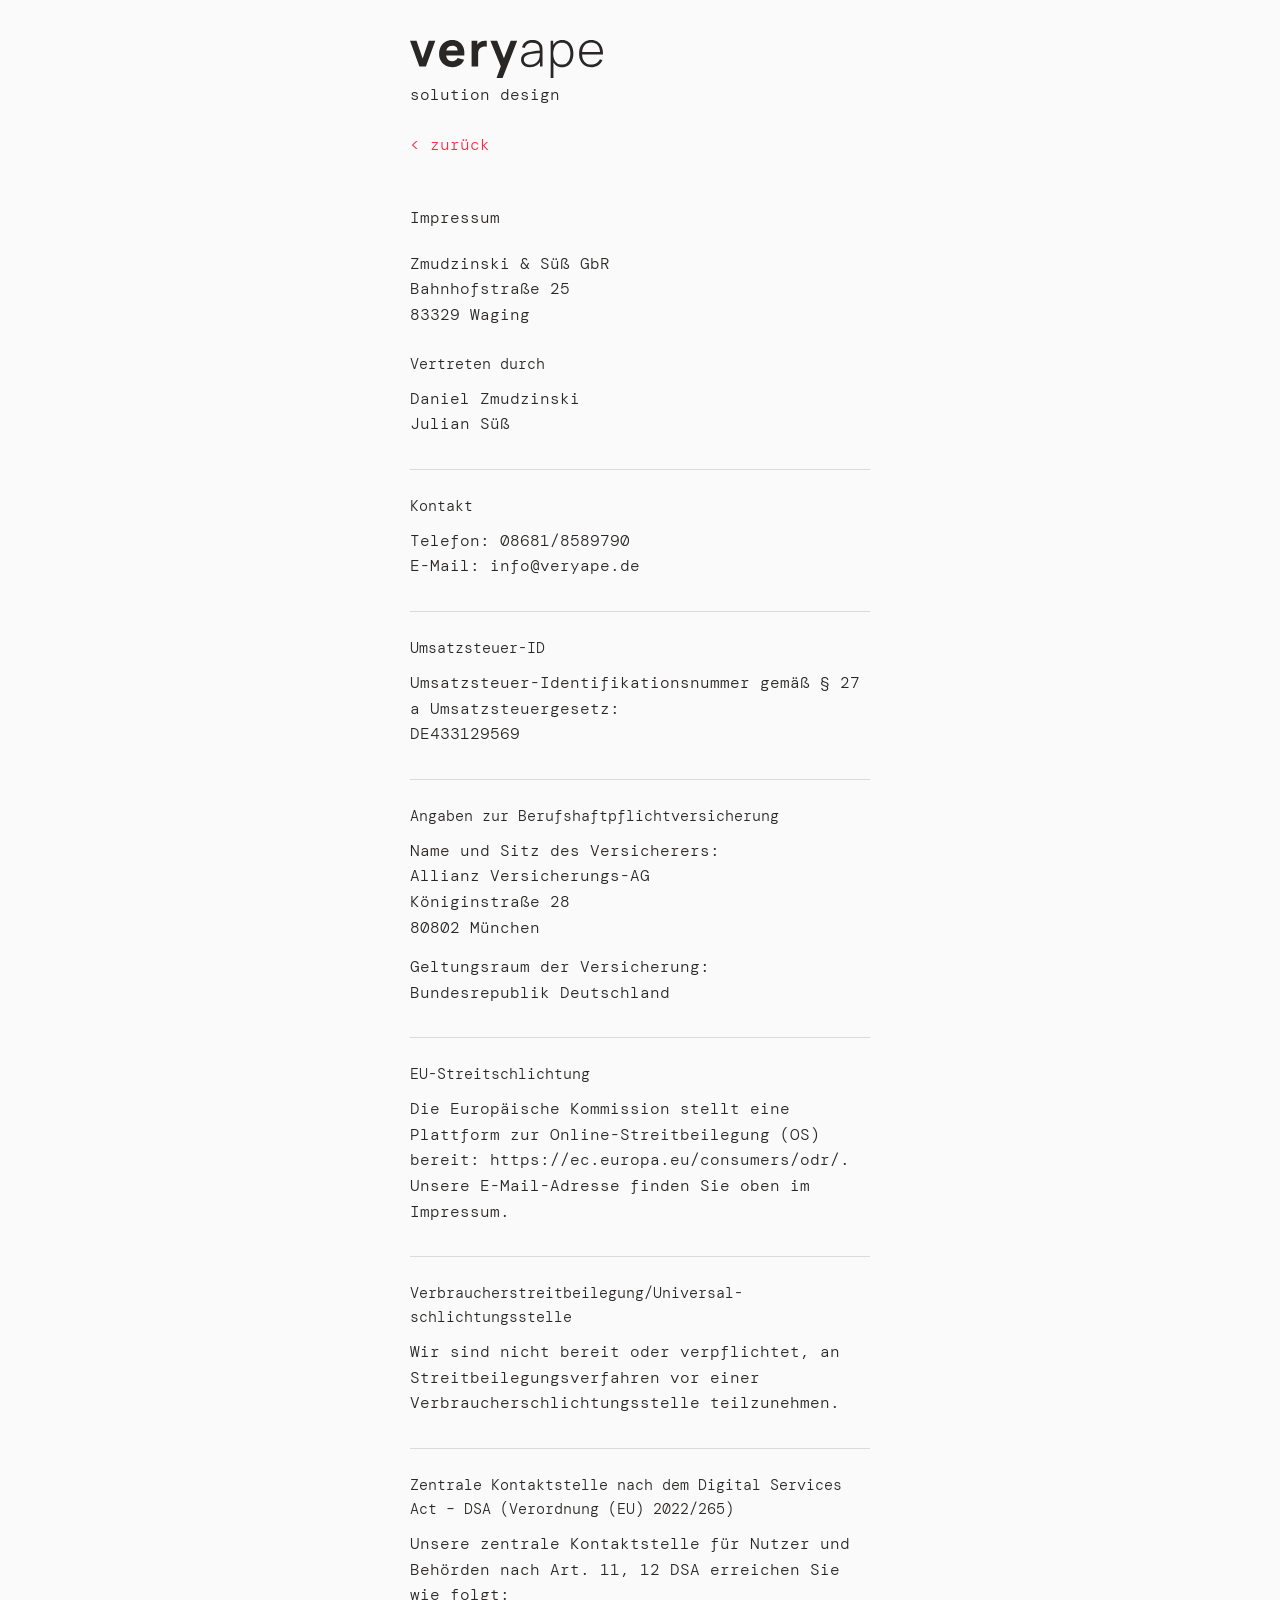
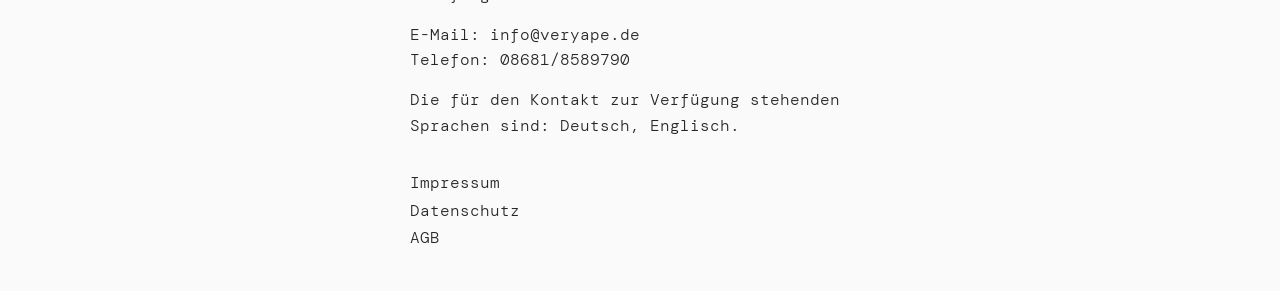
<file: impressum.html>
<!DOCTYPE html>
<html lang="de">
<head>
  <meta charset="UTF-8">
  <meta name="viewport" content="width=device-width, initial-scale=1.0">
  <title>Impressum — veryape</title>
  <link rel="preconnect" href="https://fonts.googleapis.com">
  <link rel="preconnect" href="https://fonts.gstatic.com" crossorigin>
  <link href="https://fonts.googleapis.com/css2?family=DM+Mono:wght@300&display=swap" rel="stylesheet">
  <link rel="stylesheet" href="style.css">
</head>
<body>
  <div class="page">
    <div class="content">
      <header>
        <h1 class="logo"><img src="wordmark.svg" alt="veryape" width="192" height="38"></h1>
        <p class="claim">solution design</p>
      </header>

      <a class="back" href="index.html">&lt; zurück</a>

      <section class="legal-body">
        <h2>Impressum</h2>

        <p class="meta">
          Zmudzinski &amp; Süß GbR<br>
          Bahnhofstraße 25<br>
          83329 Waging
        </p>

        <h3>Vertreten durch</h3>
        <p>
          Daniel Zmudzinski<br>
          Julian Süß
        </p>

        <h3>Kontakt</h3>
        <p>
          Telefon: 08681/8589790<br>
          E-Mail: <a href="mailto:info@veryape.de">info@veryape.de</a>
        </p>

        <h3>Umsatzsteuer-ID</h3>
        <p>Umsatzsteuer-Identifikationsnummer gemäß § 27 a Umsatzsteuergesetz:<br>DE433129569</p>

        <h3>Angaben zur Berufshaftpflicht­versicherung</h3>
        <p>
          Name und Sitz des Versicherers:<br>
          Allianz Versicherungs-AG<br>
          Königinstraße 28<br>
          80802 München
        </p>
        <p>
          Geltungsraum der Versicherung:<br>
          Bundesrepublik Deutschland
        </p>

        <h3>EU-Streitschlichtung</h3>
        <p>
          Die Europäische Kommission stellt eine Plattform zur Online-Streitbeilegung (OS) bereit:
          <a href="https://ec.europa.eu/consumers/odr/" target="_blank" rel="noopener">https://ec.europa.eu/consumers/odr/</a>.<br>
          Unsere E-Mail-Adresse finden Sie oben im Impressum.
        </p>

        <h3>Verbraucherstreit­beilegung/Universal­schlichtungsstelle</h3>
        <p>Wir sind nicht bereit oder verpflichtet, an Streitbeilegungsverfahren vor einer Verbraucherschlichtungsstelle teilzunehmen.</p>

        <h3>Zentrale Kontaktstelle nach dem Digital Services Act – DSA (Verordnung (EU) 2022/265)</h3>
        <p>Unsere zentrale Kontaktstelle für Nutzer und Behörden nach Art. 11, 12 DSA erreichen Sie wie folgt:</p>
        <p>
          E-Mail: <a href="mailto:info@veryape.de">info@veryape.de</a><br>
          Telefon: 08681/8589790
        </p>
        <p>Die für den Kontakt zur Verfügung stehenden Sprachen sind: Deutsch, Englisch.</p>
      </section>

      <footer>
        <a href="impressum.html">Impressum</a>
        <a href="datenschutz.html">Datenschutz</a>
        <a href="agb.html">AGB</a>
      </footer>
    </div>
  </div>
</body>
</html>
</file>
<file: style.css>
:root {
  --accent: #FF2B49;
  --text: #292725;
  --bg: #fafafa;
}

* {
  box-sizing: border-box;
}

html,
body {
  margin: 0;
  padding: 0;
}

body {
  background: var(--bg);
  color: var(--text);
  font-family: 'DM Mono', ui-monospace, SFMono-Regular, Menlo, Consolas, monospace;
  font-weight: 300;
  font-size: 15px;
  line-height: 1.6;
  min-height: 100vh;
}

a {
  color: inherit;
  text-decoration: none;
  transition: color 0.2s ease;
}

.page {
  display: flex;
  justify-content: center;
  align-items: center;
  min-height: 100vh;
  padding: 40px 32px;
}

.content {
  width: 100%;
  max-width: 420px;
}

.logo {
  margin: 0 0 2px;
}

.logo img {
  display: block;
  height: 30px;
  width: auto;
}

.claim {
  margin: 4px 0 24px;
  color: var(--text);
}

.services {
  list-style: none;
  margin: 0 0 24px;
  padding: 0;
  color: var(--text);
}

.services .slash {
  color: var(--accent);
}

.notice {
  color: var(--accent);
  margin: 0 0 24px;
}

.chevron {
  color: var(--accent);
}

.kontakt {
  display: inline-block;
  margin: 0 0 32px;
  color: var(--text);
  font-weight: 300;
}

.kontakt:hover,
.kontakt:focus-visible {
  color: var(--accent);
}

.label {
  margin: 0 0 12px;
  color: var(--text);
}

.portfolio {
  list-style: none;
  margin: 0 0 32px;
  padding: 0;
}

.portfolio li a {
  color: var(--text);
}

.portfolio li a:hover,
.portfolio li a:focus-visible {
  color: var(--accent);
}

footer {
  display: flex;
  flex-direction: column;
  gap: 2px;
}

footer a {
  color: var(--text);
}

footer a:hover,
footer a:focus-visible {
  color: var(--accent);
}

.legal-body {
  margin: 24px 0 32px;
  color: var(--text);
}

.legal-body h2 {
  font-size: 16px;
  font-weight: 300;
  margin: 0 0 20px;
}

.legal-body h3 {
  font-size: 15px;
  font-weight: 300;
  margin: 32px 0 10px;
  padding-top: 24px;
  border-top: 1px solid rgba(41, 39, 37, 0.15);
}

.legal-body h3:first-of-type {
  margin-top: 0;
  padding-top: 0;
  border-top: none;
}

.legal-body h4 {
  font-size: 15px;
  font-weight: 300;
  margin: 18px 0 6px;
}

.legal-body p {
  margin: 0 0 14px;
}

.legal-body ul {
  margin: 0 0 14px;
  padding-left: 20px;
}

.legal-body li {
  margin: 0 0 8px;
}

.legal-body strong {
  font-weight: 300;
  text-decoration: underline;
  text-underline-offset: 2px;
}

.legal-body .meta {
  margin: 0 0 24px;
}

.legal-body .fine {
  margin: 32px 0 0;
  opacity: 0.7;
}

.legal-body a:hover,
.legal-body a:focus-visible {
  color: var(--accent);
}

.back {
  display: inline-block;
  margin-bottom: 24px;
  color: var(--accent);
}

.back:hover,
.back:focus-visible {
  color: var(--text);
}

@media (min-width: 900px) {
  .content {
    max-width: 460px;
  }

  .logo img {
    height: 38px;
  }

  body {
    font-size: 16px;
  }
}
</file>
